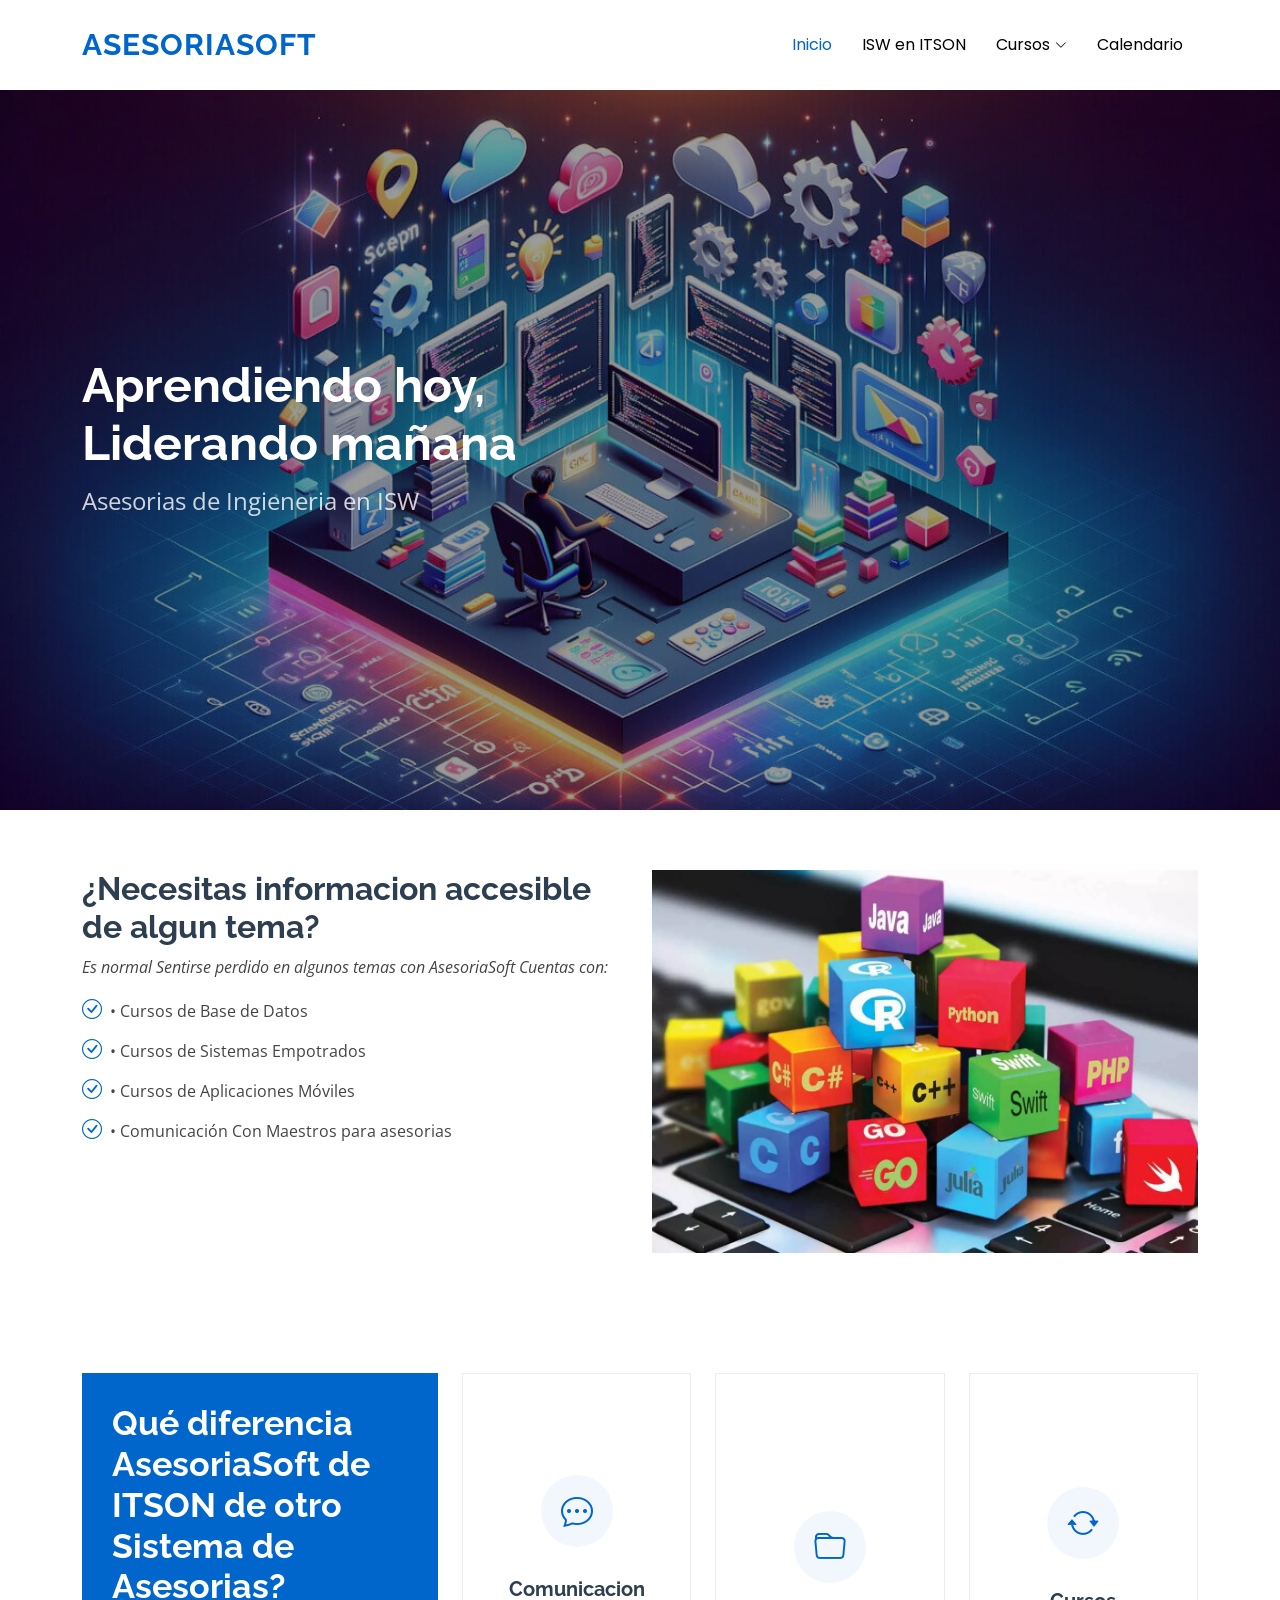
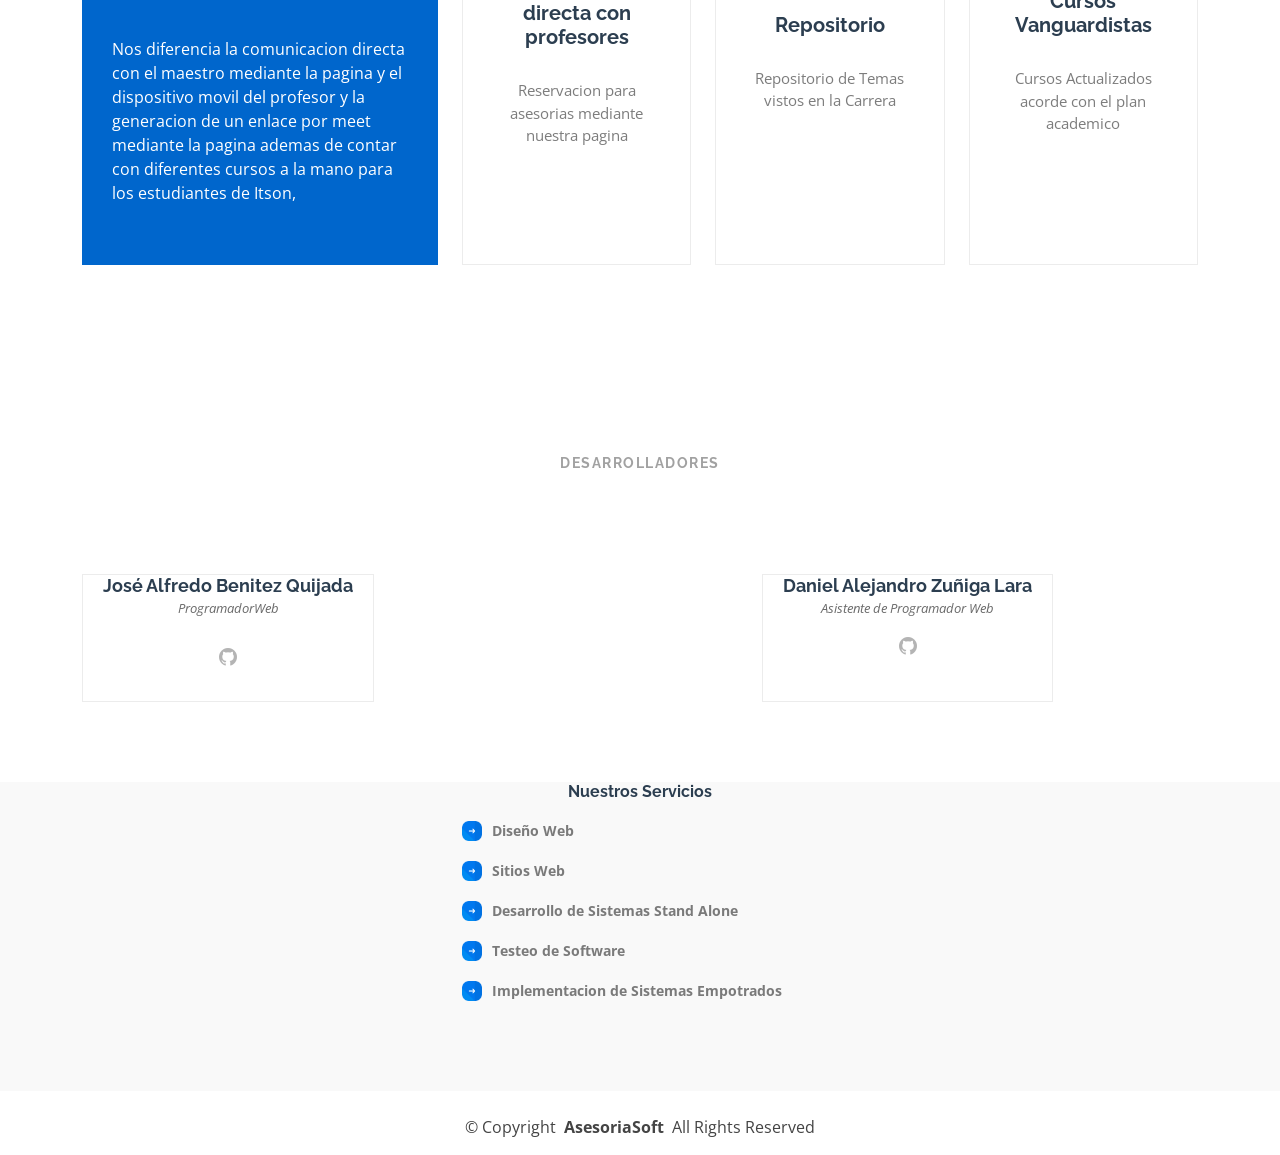
<file: public_html/index.html>
<!DOCTYPE html>
<html lang="en">

<head>
  <meta charset="utf-8">
  <meta content="width=device-width, initial-scale=1.0" name="viewport">
  <title>Index - Mentor Bootstrap Template</title>
  <meta name="description" content="">
  <meta name="keywords" content="">

  <!-- Favicons -->
  <link href="assets/img/favicon.png" rel="icon">
  <link href="assets/img/apple-touch-icon.png" rel="apple-touch-icon">

  <!-- Fonts -->
  <link href="https://fonts.googleapis.com" rel="preconnect">
  <link href="https://fonts.gstatic.com" rel="preconnect" crossorigin>
  <link href="https://fonts.googleapis.com/css2?family=Open+Sans:ital,wght@0,300;0,400;0,500;0,600;0,700;0,800;1,300;1,400;1,500;1,600;1,700;1,800&family=Poppins:ital,wght@0,100;0,200;0,300;0,400;0,500;0,600;0,700;0,800;0,900;1,100;1,200;1,300;1,400;1,500;1,600;1,700;1,800;1,900&family=Raleway:ital,wght@0,100;0,200;0,300;0,400;0,500;0,600;0,700;0,800;0,900;1,100;1,200;1,300;1,400;1,500;1,600;1,700;1,800;1,900&display=swap" rel="stylesheet">

  <!-- Vendor CSS Files -->
  <link href="assets/vendor/bootstrap/css/bootstrap.min.css" rel="stylesheet">
  <link href="assets/vendor/bootstrap-icons/bootstrap-icons.css" rel="stylesheet">
  <link href="assets/vendor/aos/aos.css" rel="stylesheet">
  <link href="assets/vendor/glightbox/css/glightbox.min.css" rel="stylesheet">
  <link href="assets/vendor/swiper/swiper-bundle.min.css" rel="stylesheet">

  <!-- Main CSS File -->
  <link href="assets/css/main.css" rel="stylesheet">

  <!-- =======================================================
  * Template Name: Mentor
  * Template URL: https://bootstrapmade.com/mentor-free-education-bootstrap-theme/
  * Updated: Jul 07 2025 with Bootstrap v5.3.7
  * Author: BootstrapMade.com
  * License: https://bootstrapmade.com/license/
  ======================================================== -->
</head>

<body class="index-page">

  <header id="header" class="header d-flex align-items-center sticky-top">
    <div class="container-fluid container-xl position-relative d-flex align-items-center">

      <a href="index.html" class="logo d-flex align-items-center me-auto">
        <!-- Uncomment the line below if you also wish to use an image logo -->
        <!-- <img src="assets/img/logo.webp" alt=""> -->
        <h1 class="sitename">Asesoriasoft</h1>
      </a>

      <nav id="navmenu" class="navmenu">
  <ul>
    <li><a href="index.html" class="active">Inicio<br></a></li>
    <li><a href="about.html">ISW en ITSON</a></li>
     <ul>
    <!-- Courses con DROPDOWN -->
    <li class="dropdown"><a href="courses.html"><span>Cursos</span> <i class="bi bi-chevron-down toggle-dropdown"></i></a>
      <ul>
        <li><a href="#">Cursos de Base de Datos</a></li>
        <li><a href="#">Cursos de Java</a></li>
        <li><a href="#">Cursos de Aplicaciones Moviles</a></li>
        <li><a href="#">Cursos de Sistemas empotrados</a></li>
      </ul>
    </li>
    <li><a href="Events.html">Calendario</a></li>
  <i class="mobile-nav-toggle d-xl-none bi bi-list"></i>
</nav>

    </div>
  </header>

  <main class="main">

    <!-- Hero Section -->
    <section id="hero" class="hero section dark-background">

      <img src="assets/img/tipos-de-software.jpg" alt="" data-aos="fade-in">

      <div class="container">
        <h2 data-aos="fade-up" data-aos-delay="150">Aprendiendo hoy,<br>Liderando mañana</h2>
        <p data-aos="fade-up" data-aos-delay="250">Asesorias de Ingieneria en ISW</p>
        <div class="d-flex mt-4" data-aos="fade-up" data-aos-delay="500">
         
        </div>
      </div>

    </section><!-- /Hero Section -->

    <!-- About Section -->
    <section id="about" class="about section">

      <div class="container">

        <div class="row gy-4">

          <div class="col-lg-6 order-1 order-lg-2" data-aos="fade-up" data-aos-delay="100">
            <img src="assets/img/lenguajes.webp" class="img-fluid" alt="">
          </div>

          <div class="col-lg-6 order-2 order-lg-1 content" data-aos="fade-up" data-aos-delay="200">
            <h3>¿Necesitas informacion accesible de algun tema?</h3>
            <p class="fst-italic">
          Es normal Sentirse perdido en algunos temas con AsesoriaSoft Cuentas con:
            </p>
            <ul>
              <li><i class="bi bi-check-circle"></i> <span>•	Cursos de Base de Datos</span></li>
              <li><i class="bi bi-check-circle"></i> <span>•	Cursos de Sistemas Empotrados</span></li>
              <li><i class="bi bi-check-circle"></i> <span>•	Cursos de Aplicaciones Móviles</span></li>
               <li><i class="bi bi-check-circle"></i> <span>•	Comunicación Con Maestros para asesorias</span></li>
              
            </ul>
            
          </div>

        </div>

      </div>

    

    </section><!-- /Counts Section -->

    <!-- Why Us Section -->
    <section id="why-us" class="section why-us">

      <div class="container">

        <div class="row gy-4">

          <div class="col-lg-4" data-aos="fade-up" data-aos-delay="100">
            <div class="why-box">
              <h3>Qué diferencia AsesoriaSoft de ITSON de otro Sistema de Asesorias?</h3>
              <p>
                Nos diferencia la comunicacion directa con el maestro mediante la pagina y el dispositivo movil del profesor
                y la generacion de un enlace por meet mediante la pagina
                ademas de contar con diferentes cursos a la mano para los estudiantes de Itson,
              </p>
              <div class="text-center">
                
              </div>
            </div>
          </div><!-- End Why Box -->

          <div class="col-lg-8 d-flex align-items-stretch">
            <div class="row gy-4" data-aos="fade-up" data-aos-delay="200">

              <div class="col-xl-4">
                <div class="icon-box d-flex flex-column justify-content-center align-items-center">
                  <i class="bi bi-chat-dots"></i>
                  <h4>Comunicacion directa con profesores</h4>
                  <p>Reservacion para asesorias mediante nuestra pagina</p>
                </div>
              </div><!-- End Icon Box -->

              <div class="col-xl-4" data-aos="fade-up" data-aos-delay="300">
                <div class="icon-box d-flex flex-column justify-content-center align-items-center">
                  <i class="bi bi-folder"></i>
                  <h4>Repositorio</h4>
                  <p>Repositorio de Temas vistos en la Carrera</p>
                </div>
              </div><!-- End Icon Box -->

              <div class="col-xl-4" data-aos="fade-up" data-aos-delay="400">
                <div class="icon-box d-flex flex-column justify-content-center align-items-center">
                  <i class="bi bi-arrow-repeat"></i>
                  <h4>Cursos Vanguardistas</h4>
                  <p>Cursos Actualizados acorde con el plan academico</p>
                </div>
              </div><!-- End Icon Box -->

            </div>
          </div>

        </div>

      </div>

    </section><!-- /Why Us Section -->

<section id="trainers-index" class="section trainers-index mt-5">

      <div class="container">
<div class="section-title text-center">
      <h2>Desarrolladores</h2>
    </div>
        <div class="row g-4">

          <div class="col-lg-4 col-md-6 d-flex" data-aos="fade-up" data-aos-delay="100">
            <div class="member">
              <div class="member-content">
                <h4>José Alfredo Benitez Quijada</h4>
                <span>ProgramadorWeb</span>
                <p>
                  
                </p>
                <div class="social">
                    <a href="https://github.com/majufeleer" target="_blank">
    <i class="bi bi-github"></i>
                 </a>
                </div>
              </div>
            </div>
          </div><!-- End Team Member -->

          <div class="col-lg-4 col-md-6 d-flex" data-aos="fade-up" data-aos-delay="200">
            <div class="member">
     
              <div class="member-content">
                <h4>Daniel Alejandro Zuñiga Lara</h4>
                <span>Asistente de Programador Web </span>
                <a href="https://github.com/majufeleer" target="_blank">
                <div class="social">
                  <i class="bi bi-github"></i>
                 </a
                </div>
              </div>
            </div>
          </div><!-- End Team Member -->

          
        </div>

      </div>

    </section><!-- /Trainers Index Section -->

  </main>

  <footer id="footer" class="footer position-relative light-background">

  <div class="container">
    <div class="row justify-content-center">

      <div class="col-lg-4 col-md-6 footer-links text-center">
        <h4>Nuestros Servicios</h4>
        <ul>
          <li><img src="assets/img/viñeta.png" width="20"><a href="#">Diseño Web</a></li>
          <li><img src="assets/img/viñeta.png" width="20"><a href="#">Sitios Web</a></li>
          <li><img src="assets/img/viñeta.png" width="20"><a href="#">Desarrollo de Sistemas Stand Alone</a></li>
          <li><img src="assets/img/viñeta.png" width="20"><a href="#">Testeo de Software</a></li>
          <li><img src="assets/img/viñeta.png" width="20"><a href="#">Implementacion de Sistemas Empotrados</a></li>
        </ul>
      </div>

    </div>
  </div>

</footer>

       

    <div class="container copyright text-center mt-4">
      <p>© <span>Copyright</span> <strong class="px-1 sitename">AsesoriaSoft</strong> <span>All Rights Reserved</span></p>
      <div class="credits">
        <!-- All the links in the footer should remain intact. -->
        <!-- You can delete the links only if you've purchased the pro version. -->
        <!-- Licensing information: https://bootstrapmade.com/license/ -->
        <!-- Purchase the pro version with working PHP/AJAX contact form: [buy-url] -->
        
      </div>
    </div>

  </footer>

  <!-- Scroll Top -->
  <a href="#" id="scroll-top" class="scroll-top d-flex align-items-center justify-content-center"><i class="bi bi-arrow-up-short"></i></a>

  <!-- Preloader -->
  <div id="preloader"></div>

  <!-- Vendor JS Files -->
  <script src="assets/vendor/bootstrap/js/bootstrap.bundle.min.js"></script>
  <script src="assets/vendor/php-email-form/validate.js"></script>
  <script src="assets/vendor/aos/aos.js"></script>
  <script src="assets/vendor/glightbox/js/glightbox.min.js"></script>
  <script src="assets/vendor/purecounter/purecounter_vanilla.js"></script>
  <script src="assets/vendor/swiper/swiper-bundle.min.js"></script>

  <!-- Main JS File -->
  <script src="assets/js/main.js"></script>

</body>

</html>
</file>
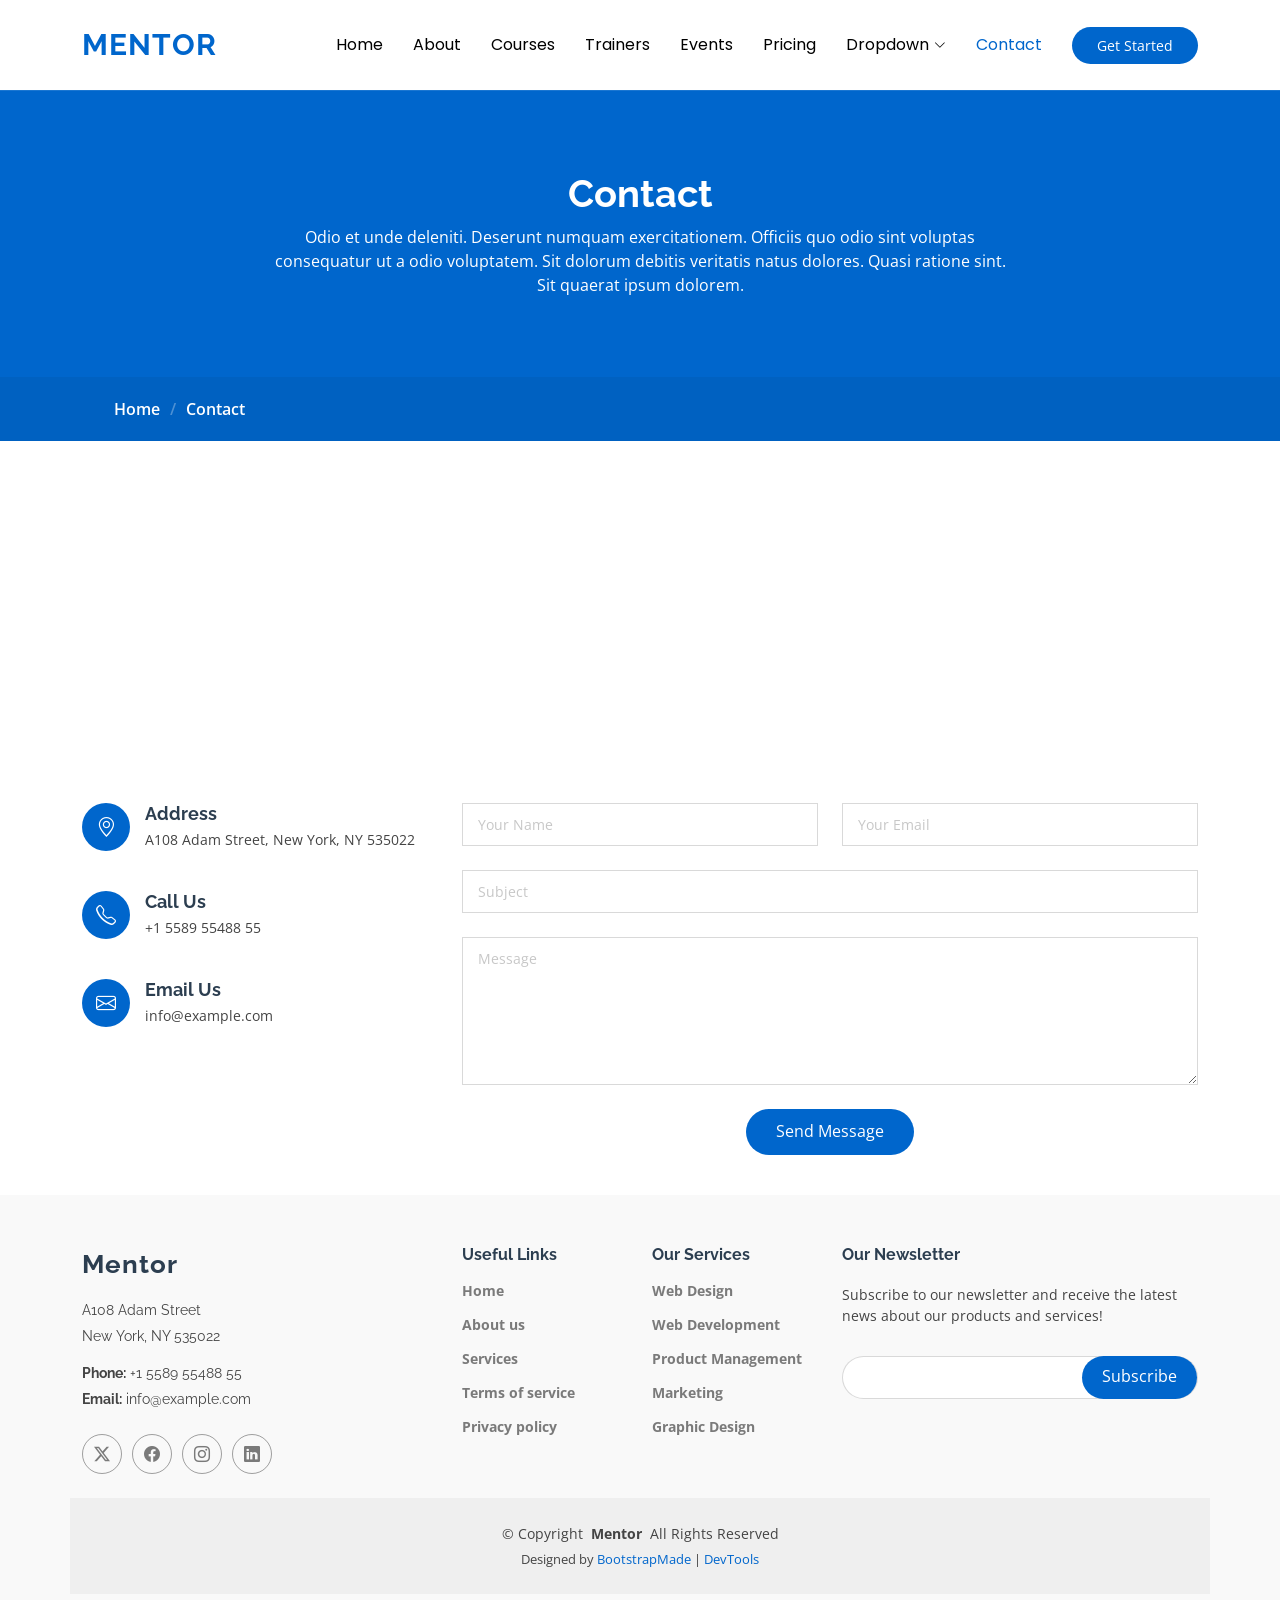
<file: contact.html>
<!DOCTYPE html>
<html lang="en">

<head>
  <meta charset="utf-8">
  <meta content="width=device-width, initial-scale=1.0" name="viewport">
  <title>Contact - Mentor Bootstrap Template</title>
  <meta name="description" content="">
  <meta name="keywords" content="">

  <!-- Favicons -->
  <link href="assets/img/favicon.png" rel="icon">
  <link href="assets/img/apple-touch-icon.png" rel="apple-touch-icon">

  <!-- Fonts -->
  <link href="https://fonts.googleapis.com" rel="preconnect">
  <link href="https://fonts.gstatic.com" rel="preconnect" crossorigin>
  <link href="https://fonts.googleapis.com/css2?family=Open+Sans:ital,wght@0,300;0,400;0,500;0,600;0,700;0,800;1,300;1,400;1,500;1,600;1,700;1,800&family=Poppins:ital,wght@0,100;0,200;0,300;0,400;0,500;0,600;0,700;0,800;0,900;1,100;1,200;1,300;1,400;1,500;1,600;1,700;1,800;1,900&family=Raleway:ital,wght@0,100;0,200;0,300;0,400;0,500;0,600;0,700;0,800;0,900;1,100;1,200;1,300;1,400;1,500;1,600;1,700;1,800;1,900&display=swap" rel="stylesheet">

  <!-- Vendor CSS Files -->
  <link href="assets/vendor/bootstrap/css/bootstrap.min.css" rel="stylesheet">
  <link href="assets/vendor/bootstrap-icons/bootstrap-icons.css" rel="stylesheet">
  <link href="assets/vendor/aos/aos.css" rel="stylesheet">
  <link href="assets/vendor/glightbox/css/glightbox.min.css" rel="stylesheet">
  <link href="assets/vendor/swiper/swiper-bundle.min.css" rel="stylesheet">

  <!-- Main CSS File -->
  <link href="assets/css/main.css" rel="stylesheet">

  <!-- =======================================================
  * Template Name: Mentor
  * Template URL: https://bootstrapmade.com/mentor-free-education-bootstrap-theme/
  * Updated: Jul 07 2025 with Bootstrap v5.3.7
  * Author: BootstrapMade.com
  * License: https://bootstrapmade.com/license/
  ======================================================== -->
</head>

<body class="contact-page">

  <header id="header" class="header d-flex align-items-center sticky-top">
    <div class="container-fluid container-xl position-relative d-flex align-items-center">

      <a href="index.html" class="logo d-flex align-items-center me-auto">
        <!-- Uncomment the line below if you also wish to use an image logo -->
        <!-- <img src="assets/img/logo.webp" alt=""> -->
        <h1 class="sitename">Mentor</h1>
      </a>

      <nav id="navmenu" class="navmenu">
        <ul>
          <li><a href="index.html">Home<br></a></li>
          <li><a href="about.html">About</a></li>
          <li><a href="courses.html">Courses</a></li>
          <li><a href="trainers.html">Trainers</a></li>
          <li><a href="events.html">Events</a></li>
          <li><a href="pricing.html">Pricing</a></li>
          <li class="dropdown"><a href="#"><span>Dropdown</span> <i class="bi bi-chevron-down toggle-dropdown"></i></a>
            <ul>
              <li><a href="#">Dropdown 1</a></li>
              <li class="dropdown"><a href="#"><span>Deep Dropdown</span> <i class="bi bi-chevron-down toggle-dropdown"></i></a>
                <ul>
                  <li><a href="#">Deep Dropdown 1</a></li>
                  <li><a href="#">Deep Dropdown 2</a></li>
                  <li><a href="#">Deep Dropdown 3</a></li>
                  <li><a href="#">Deep Dropdown 4</a></li>
                  <li><a href="#">Deep Dropdown 5</a></li>
                </ul>
              </li>
              <li><a href="#">Dropdown 2</a></li>
              <li><a href="#">Dropdown 3</a></li>
              <li><a href="#">Dropdown 4</a></li>
            </ul>
          </li>
          <li><a href="contact.html" class="active">Contact</a></li>
        </ul>
        <i class="mobile-nav-toggle d-xl-none bi bi-list"></i>
      </nav>

      <a class="btn-getstarted" href="courses.html">Get Started</a>

    </div>
  </header>

  <main class="main">

    <!-- Page Title -->
    <div class="page-title" data-aos="fade">
      <div class="heading">
        <div class="container">
          <div class="row d-flex justify-content-center text-center">
            <div class="col-lg-8">
              <h1>Contact</h1>
              <p class="mb-0">Odio et unde deleniti. Deserunt numquam exercitationem. Officiis quo odio sint voluptas consequatur ut a odio voluptatem. Sit dolorum debitis veritatis natus dolores. Quasi ratione sint. Sit quaerat ipsum dolorem.</p>
            </div>
          </div>
        </div>
      </div>
      <nav class="breadcrumbs">
        <div class="container">
          <ol>
            <li><a href="index.html">Home</a></li>
            <li class="current">Contact</li>
          </ol>
        </div>
      </nav>
    </div><!-- End Page Title -->

    <!-- Contact Section -->
    <section id="contact" class="contact section">

      <div class="mb-5" data-aos="fade-up" data-aos-delay="200">
        <iframe style="border:0; width: 100%; height: 300px;" src="https://www.google.com/maps/embed?pb=!1m14!1m8!1m3!1d48389.78314118045!2d-74.006138!3d40.710059!3m2!1i1024!2i768!4f13.1!3m3!1m2!1s0x89c25a22a3bda30d%3A0xb89d1fe6bc499443!2sDowntown%20Conference%20Center!5e0!3m2!1sen!2sus!4v1676961268712!5m2!1sen!2sus" frameborder="0" allowfullscreen="" loading="lazy" referrerpolicy="no-referrer-when-downgrade"></iframe>
      </div><!-- End Google Maps -->

      <div class="container" data-aos="fade-up" data-aos-delay="100">

        <div class="row gy-4">

          <div class="col-lg-4">
            <div class="info-item d-flex" data-aos="fade-up" data-aos-delay="300">
              <i class="bi bi-geo-alt flex-shrink-0"></i>
              <div>
                <h3>Address</h3>
                <p>A108 Adam Street, New York, NY 535022</p>
              </div>
            </div><!-- End Info Item -->

            <div class="info-item d-flex" data-aos="fade-up" data-aos-delay="400">
              <i class="bi bi-telephone flex-shrink-0"></i>
              <div>
                <h3>Call Us</h3>
                <p>+1 5589 55488 55</p>
              </div>
            </div><!-- End Info Item -->

            <div class="info-item d-flex" data-aos="fade-up" data-aos-delay="500">
              <i class="bi bi-envelope flex-shrink-0"></i>
              <div>
                <h3>Email Us</h3>
                <p>info@example.com</p>
              </div>
            </div><!-- End Info Item -->

          </div>

          <div class="col-lg-8">
            <form action="forms/contact.php" method="post" class="php-email-form" data-aos="fade-up" data-aos-delay="200">
              <div class="row gy-4">

                <div class="col-md-6">
                  <input type="text" name="name" class="form-control" placeholder="Your Name" required="">
                </div>

                <div class="col-md-6 ">
                  <input type="email" class="form-control" name="email" placeholder="Your Email" required="">
                </div>

                <div class="col-md-12">
                  <input type="text" class="form-control" name="subject" placeholder="Subject" required="">
                </div>

                <div class="col-md-12">
                  <textarea class="form-control" name="message" rows="6" placeholder="Message" required=""></textarea>
                </div>

                <div class="col-md-12 text-center">
                  <div class="loading">Loading</div>
                  <div class="error-message"></div>
                  <div class="sent-message">Your message has been sent. Thank you!</div>

                  <button type="submit">Send Message</button>
                </div>

              </div>
            </form>
          </div><!-- End Contact Form -->

        </div>

      </div>

    </section><!-- /Contact Section -->

  </main>

  <footer id="footer" class="footer position-relative light-background">

    <div class="container footer-top">
      <div class="row gy-4">
        <div class="col-lg-4 col-md-6 footer-about">
          <a href="index.html" class="logo d-flex align-items-center">
            <span class="sitename">Mentor</span>
          </a>
          <div class="footer-contact pt-3">
            <p>A108 Adam Street</p>
            <p>New York, NY 535022</p>
            <p class="mt-3"><strong>Phone:</strong> <span>+1 5589 55488 55</span></p>
            <p><strong>Email:</strong> <span>info@example.com</span></p>
          </div>
          <div class="social-links d-flex mt-4">
            <a href=""><i class="bi bi-twitter-x"></i></a>
            <a href=""><i class="bi bi-facebook"></i></a>
            <a href=""><i class="bi bi-instagram"></i></a>
            <a href=""><i class="bi bi-linkedin"></i></a>
          </div>
        </div>

        <div class="col-lg-2 col-md-3 footer-links">
          <h4>Useful Links</h4>
          <ul>
            <li><a href="#">Home</a></li>
            <li><a href="#">About us</a></li>
            <li><a href="#">Services</a></li>
            <li><a href="#">Terms of service</a></li>
            <li><a href="#">Privacy policy</a></li>
          </ul>
        </div>

        <div class="col-lg-2 col-md-3 footer-links">
          <h4>Our Services</h4>
          <ul>
            <li><a href="#">Web Design</a></li>
            <li><a href="#">Web Development</a></li>
            <li><a href="#">Product Management</a></li>
            <li><a href="#">Marketing</a></li>
            <li><a href="#">Graphic Design</a></li>
          </ul>
        </div>

        <div class="col-lg-4 col-md-12 footer-newsletter">
          <h4>Our Newsletter</h4>
          <p>Subscribe to our newsletter and receive the latest news about our products and services!</p>
          <form action="forms/newsletter.php" method="post" class="php-email-form">
            <div class="newsletter-form"><input type="email" name="email"><input type="submit" value="Subscribe"></div>
            <div class="loading">Loading</div>
            <div class="error-message"></div>
            <div class="sent-message">Your subscription request has been sent. Thank you!</div>
          </form>
        </div>

      </div>
    </div>

    <div class="container copyright text-center mt-4">
      <p>© <span>Copyright</span> <strong class="px-1 sitename">Mentor</strong> <span>All Rights Reserved</span></p>
      <div class="credits">
        <!-- All the links in the footer should remain intact. -->
        <!-- You can delete the links only if you've purchased the pro version. -->
        <!-- Licensing information: https://bootstrapmade.com/license/ -->
        <!-- Purchase the pro version with working PHP/AJAX contact form: [buy-url] -->
        Designed by <a href="https://bootstrapmade.com/">BootstrapMade</a> | <a href="https://bootstrapmade.com/tools/">DevTools</a>
      </div>
    </div>

  </footer>

  <!-- Scroll Top -->
  <a href="#" id="scroll-top" class="scroll-top d-flex align-items-center justify-content-center"><i class="bi bi-arrow-up-short"></i></a>

  <!-- Preloader -->
  <div id="preloader"></div>

  <!-- Vendor JS Files -->
  <script src="assets/vendor/bootstrap/js/bootstrap.bundle.min.js"></script>
  <script src="assets/vendor/php-email-form/validate.js"></script>
  <script src="assets/vendor/aos/aos.js"></script>
  <script src="assets/vendor/glightbox/js/glightbox.min.js"></script>
  <script src="assets/vendor/purecounter/purecounter_vanilla.js"></script>
  <script src="assets/vendor/swiper/swiper-bundle.min.js"></script>

  <!-- Main JS File -->
  <script src="assets/js/main.js"></script>

</body>

</html>
</file>
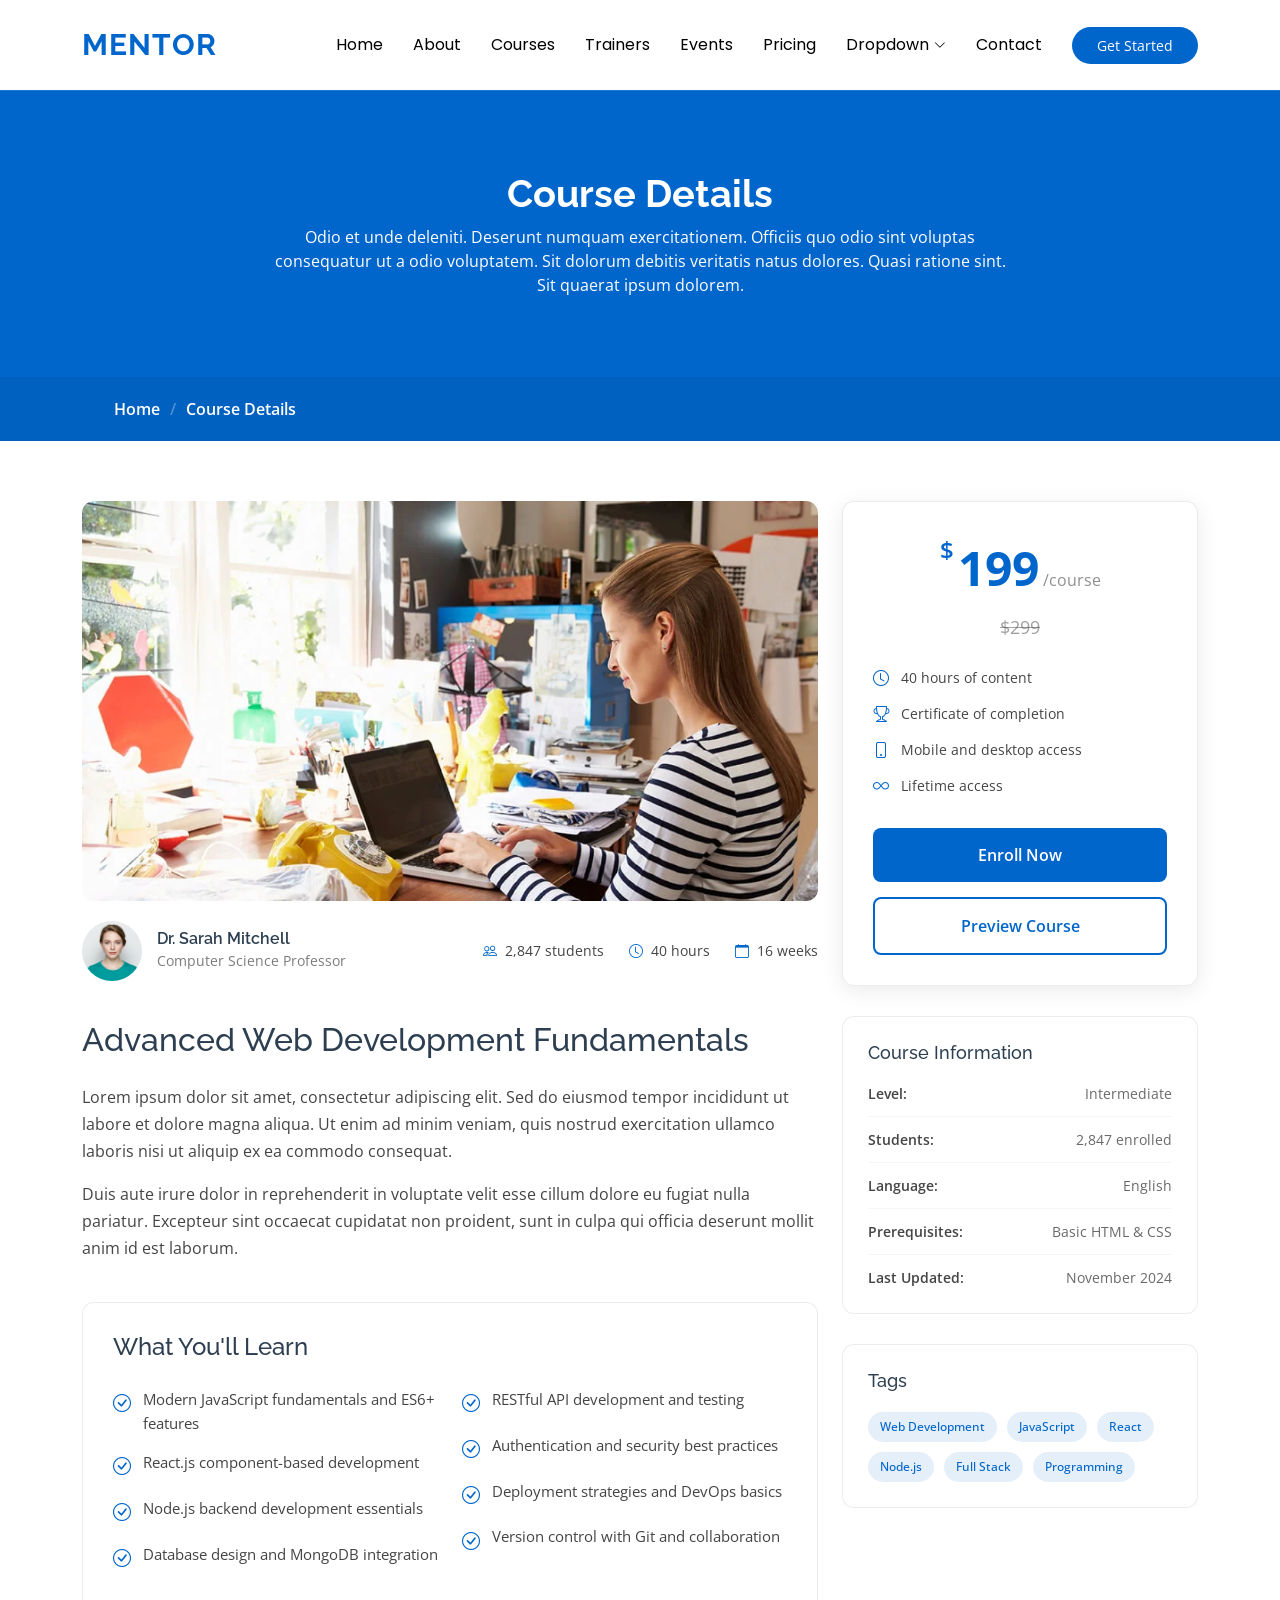
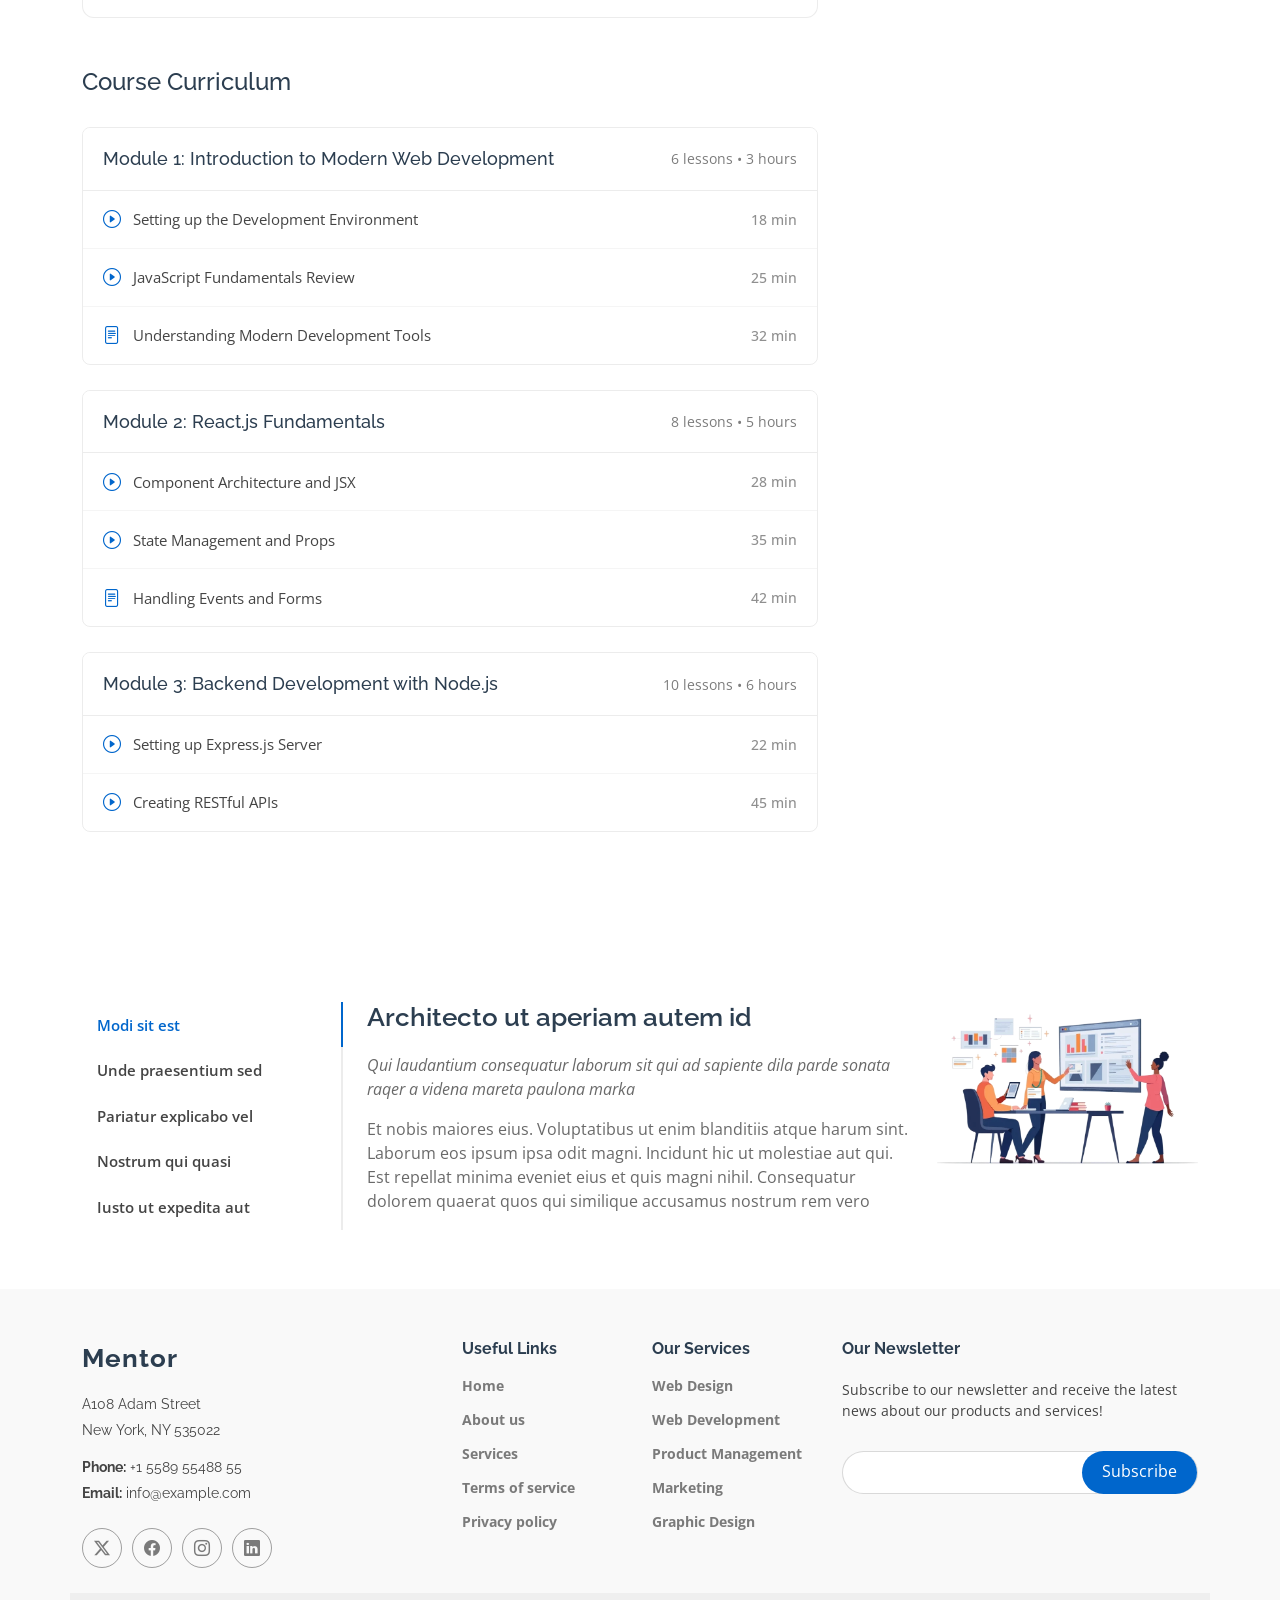
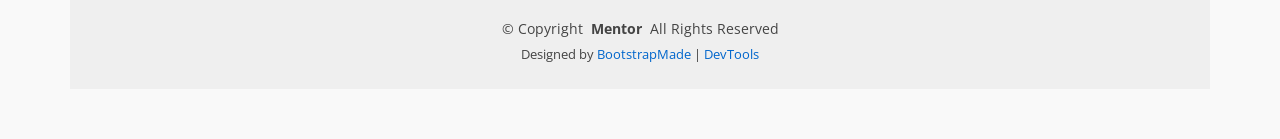
<file: course-details.html>
<!DOCTYPE html>
<html lang="en">

<head>
  <meta charset="utf-8">
  <meta content="width=device-width, initial-scale=1.0" name="viewport">
  <title>Course Details - Mentor Bootstrap Template</title>
  <meta name="description" content="">
  <meta name="keywords" content="">

  <!-- Favicons -->
  <link href="assets/img/favicon.png" rel="icon">
  <link href="assets/img/apple-touch-icon.png" rel="apple-touch-icon">

  <!-- Fonts -->
  <link href="https://fonts.googleapis.com" rel="preconnect">
  <link href="https://fonts.gstatic.com" rel="preconnect" crossorigin>
  <link href="https://fonts.googleapis.com/css2?family=Open+Sans:ital,wght@0,300;0,400;0,500;0,600;0,700;0,800;1,300;1,400;1,500;1,600;1,700;1,800&family=Poppins:ital,wght@0,100;0,200;0,300;0,400;0,500;0,600;0,700;0,800;0,900;1,100;1,200;1,300;1,400;1,500;1,600;1,700;1,800;1,900&family=Raleway:ital,wght@0,100;0,200;0,300;0,400;0,500;0,600;0,700;0,800;0,900;1,100;1,200;1,300;1,400;1,500;1,600;1,700;1,800;1,900&display=swap" rel="stylesheet">

  <!-- Vendor CSS Files -->
  <link href="assets/vendor/bootstrap/css/bootstrap.min.css" rel="stylesheet">
  <link href="assets/vendor/bootstrap-icons/bootstrap-icons.css" rel="stylesheet">
  <link href="assets/vendor/aos/aos.css" rel="stylesheet">
  <link href="assets/vendor/glightbox/css/glightbox.min.css" rel="stylesheet">
  <link href="assets/vendor/swiper/swiper-bundle.min.css" rel="stylesheet">

  <!-- Main CSS File -->
  <link href="assets/css/main.css" rel="stylesheet">

  <!-- =======================================================
  * Template Name: Mentor
  * Template URL: https://bootstrapmade.com/mentor-free-education-bootstrap-theme/
  * Updated: Jul 07 2025 with Bootstrap v5.3.7
  * Author: BootstrapMade.com
  * License: https://bootstrapmade.com/license/
  ======================================================== -->
</head>

<body class="course-details-page">

  <header id="header" class="header d-flex align-items-center sticky-top">
    <div class="container-fluid container-xl position-relative d-flex align-items-center">

      <a href="index.html" class="logo d-flex align-items-center me-auto">
        <!-- Uncomment the line below if you also wish to use an image logo -->
        <!-- <img src="assets/img/logo.webp" alt=""> -->
        <h1 class="sitename">Mentor</h1>
      </a>

      <nav id="navmenu" class="navmenu">
        <ul>
          <li><a href="index.html">Home<br></a></li>
          <li><a href="about.html">About</a></li>
          <li><a href="courses.html">Courses</a></li>
          <li><a href="trainers.html">Trainers</a></li>
          <li><a href="events.html">Events</a></li>
          <li><a href="pricing.html">Pricing</a></li>
          <li class="dropdown"><a href="#"><span>Dropdown</span> <i class="bi bi-chevron-down toggle-dropdown"></i></a>
            <ul>
              <li><a href="#">Dropdown 1</a></li>
              <li class="dropdown"><a href="#"><span>Deep Dropdown</span> <i class="bi bi-chevron-down toggle-dropdown"></i></a>
                <ul>
                  <li><a href="#">Deep Dropdown 1</a></li>
                  <li><a href="#">Deep Dropdown 2</a></li>
                  <li><a href="#">Deep Dropdown 3</a></li>
                  <li><a href="#">Deep Dropdown 4</a></li>
                  <li><a href="#">Deep Dropdown 5</a></li>
                </ul>
              </li>
              <li><a href="#">Dropdown 2</a></li>
              <li><a href="#">Dropdown 3</a></li>
              <li><a href="#">Dropdown 4</a></li>
            </ul>
          </li>
          <li><a href="contact.html">Contact</a></li>
        </ul>
        <i class="mobile-nav-toggle d-xl-none bi bi-list"></i>
      </nav>

      <a class="btn-getstarted" href="courses.html">Get Started</a>

    </div>
  </header>

  <main class="main">

    <!-- Page Title -->
    <div class="page-title" data-aos="fade">
      <div class="heading">
        <div class="container">
          <div class="row d-flex justify-content-center text-center">
            <div class="col-lg-8">
              <h1>Course Details</h1>
              <p class="mb-0">Odio et unde deleniti. Deserunt numquam exercitationem. Officiis quo odio sint voluptas consequatur ut a odio voluptatem. Sit dolorum debitis veritatis natus dolores. Quasi ratione sint. Sit quaerat ipsum dolorem.</p>
            </div>
          </div>
        </div>
      </div>
      <nav class="breadcrumbs">
        <div class="container">
          <ol>
            <li><a href="index.html">Home</a></li>
            <li class="current">Course Details</li>
          </ol>
        </div>
      </nav>
    </div><!-- End Page Title -->

    <!-- Course Details Section -->
    <section id="course-details" class="course-details section">

      <div class="container" data-aos="fade-up" data-aos-delay="100">

        <div class="row">
          <div class="col-lg-8">

            <!-- Course Header -->
            <div class="course-header" data-aos="fade-up" data-aos-delay="200">
              <div class="course-image">
                <img src="assets/img/course/course-details-1.webp" alt="Course Image" class="img-fluid">
              </div>
              <div class="course-meta">
                <div class="instructor">
                  <img src="assets/img/person/person-f-3.webp" alt="Instructor" class="instructor-avatar">
                  <div class="instructor-info">
                    <h6>Dr. Sarah Mitchell</h6>
                    <span>Computer Science Professor</span>
                  </div>
                </div>
                <div class="course-stats">
                  <div class="stat-item">
                    <i class="bi bi-people"></i>
                    <span>2,847 students</span>
                  </div>
                  <div class="stat-item">
                    <i class="bi bi-clock"></i>
                    <span>40 hours</span>
                  </div>
                  <div class="stat-item">
                    <i class="bi bi-calendar"></i>
                    <span>16 weeks</span>
                  </div>
                </div>
              </div>
            </div><!-- End Course Header -->

            <!-- Course Content -->
            <div class="course-content" data-aos="fade-up" data-aos-delay="300">
              <h2>Advanced Web Development Fundamentals</h2>

              <div class="course-description">
                <p>Lorem ipsum dolor sit amet, consectetur adipiscing elit. Sed do eiusmod tempor incididunt ut labore et dolore magna aliqua. Ut enim ad minim veniam, quis nostrud exercitation ullamco laboris nisi ut aliquip ex ea commodo consequat.</p>

                <p>Duis aute irure dolor in reprehenderit in voluptate velit esse cillum dolore eu fugiat nulla pariatur. Excepteur sint occaecat cupidatat non proident, sunt in culpa qui officia deserunt mollit anim id est laborum.</p>
              </div>

              <div class="what-you-learn">
                <h3>What You'll Learn</h3>
                <div class="row">
                  <div class="col-md-6">
                    <ul class="learn-list">
                      <li><i class="bi bi-check-circle"></i>Modern JavaScript fundamentals and ES6+ features</li>
                      <li><i class="bi bi-check-circle"></i>React.js component-based development</li>
                      <li><i class="bi bi-check-circle"></i>Node.js backend development essentials</li>
                      <li><i class="bi bi-check-circle"></i>Database design and MongoDB integration</li>
                    </ul>
                  </div>
                  <div class="col-md-6">
                    <ul class="learn-list">
                      <li><i class="bi bi-check-circle"></i>RESTful API development and testing</li>
                      <li><i class="bi bi-check-circle"></i>Authentication and security best practices</li>
                      <li><i class="bi bi-check-circle"></i>Deployment strategies and DevOps basics</li>
                      <li><i class="bi bi-check-circle"></i>Version control with Git and collaboration</li>
                    </ul>
                  </div>
                </div>
              </div>

            </div><!-- End Course Content -->

            <!-- Course Curriculum -->
            <div class="course-curriculum" data-aos="fade-up" data-aos-delay="400">
              <h3>Course Curriculum</h3>

              <div class="curriculum-section">
                <div class="section-header">
                  <h4>Module 1: Introduction to Modern Web Development</h4>
                  <span class="lessons-count">6 lessons • 3 hours</span>
                </div>
                <div class="lessons">
                  <div class="lesson-item">
                    <div class="lesson-info">
                      <i class="bi bi-play-circle"></i>
                      <span>Setting up the Development Environment</span>
                    </div>
                    <span class="lesson-duration">18 min</span>
                  </div>
                  <div class="lesson-item">
                    <div class="lesson-info">
                      <i class="bi bi-play-circle"></i>
                      <span>JavaScript Fundamentals Review</span>
                    </div>
                    <span class="lesson-duration">25 min</span>
                  </div>
                  <div class="lesson-item">
                    <div class="lesson-info">
                      <i class="bi bi-file-text"></i>
                      <span>Understanding Modern Development Tools</span>
                    </div>
                    <span class="lesson-duration">32 min</span>
                  </div>
                </div>
              </div>

              <div class="curriculum-section">
                <div class="section-header">
                  <h4>Module 2: React.js Fundamentals</h4>
                  <span class="lessons-count">8 lessons • 5 hours</span>
                </div>
                <div class="lessons">
                  <div class="lesson-item">
                    <div class="lesson-info">
                      <i class="bi bi-play-circle"></i>
                      <span>Component Architecture and JSX</span>
                    </div>
                    <span class="lesson-duration">28 min</span>
                  </div>
                  <div class="lesson-item">
                    <div class="lesson-info">
                      <i class="bi bi-play-circle"></i>
                      <span>State Management and Props</span>
                    </div>
                    <span class="lesson-duration">35 min</span>
                  </div>
                  <div class="lesson-item">
                    <div class="lesson-info">
                      <i class="bi bi-file-text"></i>
                      <span>Handling Events and Forms</span>
                    </div>
                    <span class="lesson-duration">42 min</span>
                  </div>
                </div>
              </div>

              <div class="curriculum-section">
                <div class="section-header">
                  <h4>Module 3: Backend Development with Node.js</h4>
                  <span class="lessons-count">10 lessons • 6 hours</span>
                </div>
                <div class="lessons">
                  <div class="lesson-item">
                    <div class="lesson-info">
                      <i class="bi bi-play-circle"></i>
                      <span>Setting up Express.js Server</span>
                    </div>
                    <span class="lesson-duration">22 min</span>
                  </div>
                  <div class="lesson-item">
                    <div class="lesson-info">
                      <i class="bi bi-play-circle"></i>
                      <span>Creating RESTful APIs</span>
                    </div>
                    <span class="lesson-duration">45 min</span>
                  </div>
                </div>
              </div>

            </div><!-- End Course Curriculum -->

          </div>

          <div class="col-lg-4">

            <!-- Course Sidebar -->
            <div class="course-sidebar" data-aos="fade-up" data-aos-delay="200">

              <!-- Pricing Card -->
              <div class="pricing-card">
                <div class="price">
                  <span class="currency">$</span>
                  <span class="amount">199</span>
                  <span class="period">/course</span>
                </div>
                <div class="original-price">$299</div>

                <div class="course-features">
                  <div class="feature">
                    <i class="bi bi-clock"></i>
                    <span>40 hours of content</span>
                  </div>
                  <div class="feature">
                    <i class="bi bi-trophy"></i>
                    <span>Certificate of completion</span>
                  </div>
                  <div class="feature">
                    <i class="bi bi-phone"></i>
                    <span>Mobile and desktop access</span>
                  </div>
                  <div class="feature">
                    <i class="bi bi-infinity"></i>
                    <span>Lifetime access</span>
                  </div>
                </div>

                <button class="btn-enroll">Enroll Now</button>
                <button class="btn-preview">Preview Course</button>
              </div><!-- End Pricing Card -->

              <!-- Course Info -->
              <div class="course-info-card">
                <h4>Course Information</h4>
                <div class="info-item">
                  <span class="label">Level:</span>
                  <span class="value">Intermediate</span>
                </div>
                <div class="info-item">
                  <span class="label">Students:</span>
                  <span class="value">2,847 enrolled</span>
                </div>
                <div class="info-item">
                  <span class="label">Language:</span>
                  <span class="value">English</span>
                </div>
                <div class="info-item">
                  <span class="label">Prerequisites:</span>
                  <span class="value">Basic HTML &amp; CSS</span>
                </div>
                <div class="info-item">
                  <span class="label">Last Updated:</span>
                  <span class="value">November 2024</span>
                </div>
              </div><!-- End Course Info -->

              <!-- Tags -->
              <div class="course-tags">
                <h4>Tags</h4>
                <div class="tags-list">
                  <span class="tag">Web Development</span>
                  <span class="tag">JavaScript</span>
                  <span class="tag">React</span>
                  <span class="tag">Node.js</span>
                  <span class="tag">Full Stack</span>
                  <span class="tag">Programming</span>
                </div>
              </div><!-- End Tags -->

            </div><!-- End Course Sidebar -->

          </div>

        </div>

      </div>

    </section><!-- /Course Details Section -->

    <!-- Tabs Section -->
    <section id="tabs" class="tabs section">

      <div class="container" data-aos="fade-up" data-aos-delay="100">

        <div class="row">
          <div class="col-lg-3">
            <ul class="nav nav-tabs flex-column">
              <li class="nav-item">
                <a class="nav-link active show" data-bs-toggle="tab" href="#tab-1">Modi sit est</a>
              </li>
              <li class="nav-item">
                <a class="nav-link" data-bs-toggle="tab" href="#tab-2">Unde praesentium sed</a>
              </li>
              <li class="nav-item">
                <a class="nav-link" data-bs-toggle="tab" href="#tab-3">Pariatur explicabo vel</a>
              </li>
              <li class="nav-item">
                <a class="nav-link" data-bs-toggle="tab" href="#tab-4">Nostrum qui quasi</a>
              </li>
              <li class="nav-item">
                <a class="nav-link" data-bs-toggle="tab" href="#tab-5">Iusto ut expedita aut</a>
              </li>
            </ul>
          </div>
          <div class="col-lg-9 mt-4 mt-lg-0">
            <div class="tab-content">
              <div class="tab-pane active show" id="tab-1">
                <div class="row">
                  <div class="col-lg-8 details order-2 order-lg-1">
                    <h3>Architecto ut aperiam autem id</h3>
                    <p class="fst-italic">Qui laudantium consequatur laborum sit qui ad sapiente dila parde sonata raqer a videna mareta paulona marka</p>
                    <p>Et nobis maiores eius. Voluptatibus ut enim blanditiis atque harum sint. Laborum eos ipsum ipsa odit magni. Incidunt hic ut molestiae aut qui. Est repellat minima eveniet eius et quis magni nihil. Consequatur dolorem quaerat quos qui similique accusamus nostrum rem vero</p>
                  </div>
                  <div class="col-lg-4 text-center order-1 order-lg-2">
                    <img src="assets/img/illustration/illustration-13.webp" alt="" class="img-fluid">
                  </div>
                </div>
              </div>
              <div class="tab-pane" id="tab-2">
                <div class="row">
                  <div class="col-lg-8 details order-2 order-lg-1">
                    <h3>Et blanditiis nemo veritatis excepturi</h3>
                    <p class="fst-italic">Qui laudantium consequatur laborum sit qui ad sapiente dila parde sonata raqer a videna mareta paulona marka</p>
                    <p>Ea ipsum voluptatem consequatur quis est. Illum error ullam omnis quia et reiciendis sunt sunt est. Non aliquid repellendus itaque accusamus eius et velit ipsa voluptates. Optio nesciunt eaque beatae accusamus lerode pakto madirna desera vafle de nideran pal</p>
                  </div>
                  <div class="col-lg-4 text-center order-1 order-lg-2">
                    <img src="assets/img/illustration/illustration-11.webp" alt="" class="img-fluid">
                  </div>
                </div>
              </div>
              <div class="tab-pane" id="tab-3">
                <div class="row">
                  <div class="col-lg-8 details order-2 order-lg-1">
                    <h3>Impedit facilis occaecati odio neque aperiam sit</h3>
                    <p class="fst-italic">Eos voluptatibus quo. Odio similique illum id quidem non enim fuga. Qui natus non sunt dicta dolor et. In asperiores velit quaerat perferendis aut</p>
                    <p>Iure officiis odit rerum. Harum sequi eum illum corrupti culpa veritatis quisquam. Neque necessitatibus illo rerum eum ut. Commodi ipsam minima molestiae sed laboriosam a iste odio. Earum odit nesciunt fugiat sit ullam. Soluta et harum voluptatem optio quae</p>
                  </div>
                  <div class="col-lg-4 text-center order-1 order-lg-2">
                    <img src="assets/img/illustration/illustration-14.webp" alt="" class="img-fluid">
                  </div>
                </div>
              </div>
              <div class="tab-pane" id="tab-4">
                <div class="row">
                  <div class="col-lg-8 details order-2 order-lg-1">
                    <h3>Fuga dolores inventore laboriosam ut est accusamus laboriosam dolore</h3>
                    <p class="fst-italic">Totam aperiam accusamus. Repellat consequuntur iure voluptas iure porro quis delectus</p>
                    <p>Eaque consequuntur consequuntur libero expedita in voluptas. Nostrum ipsam necessitatibus aliquam fugiat debitis quis velit. Eum ex maxime error in consequatur corporis atque. Eligendi asperiores sed qui veritatis aperiam quia a laborum inventore</p>
                  </div>
                  <div class="col-lg-4 text-center order-1 order-lg-2">
                    <img src="assets/img/illustration/illustration-12.webp" alt="" class="img-fluid">
                  </div>
                </div>
              </div>
              <div class="tab-pane" id="tab-5">
                <div class="row">
                  <div class="col-lg-8 details order-2 order-lg-1">
                    <h3>Est eveniet ipsam sindera pad rone matrelat sando reda</h3>
                    <p class="fst-italic">Omnis blanditiis saepe eos autem qui sunt debitis porro quia.</p>
                    <p>Exercitationem nostrum omnis. Ut reiciendis repudiandae minus. Omnis recusandae ut non quam ut quod eius qui. Ipsum quia odit vero atque qui quibusdam amet. Occaecati sed est sint aut vitae molestiae voluptate vel</p>
                  </div>
                  <div class="col-lg-4 text-center order-1 order-lg-2">
                    <img src="assets/img/illustration/illustration-10.webp" alt="" class="img-fluid">
                  </div>
                </div>
              </div>
            </div>
          </div>
        </div>

      </div>

    </section><!-- /Tabs Section -->

  </main>

  <footer id="footer" class="footer position-relative light-background">

    <div class="container footer-top">
      <div class="row gy-4">
        <div class="col-lg-4 col-md-6 footer-about">
          <a href="index.html" class="logo d-flex align-items-center">
            <span class="sitename">Mentor</span>
          </a>
          <div class="footer-contact pt-3">
            <p>A108 Adam Street</p>
            <p>New York, NY 535022</p>
            <p class="mt-3"><strong>Phone:</strong> <span>+1 5589 55488 55</span></p>
            <p><strong>Email:</strong> <span>info@example.com</span></p>
          </div>
          <div class="social-links d-flex mt-4">
            <a href=""><i class="bi bi-twitter-x"></i></a>
            <a href=""><i class="bi bi-facebook"></i></a>
            <a href=""><i class="bi bi-instagram"></i></a>
            <a href=""><i class="bi bi-linkedin"></i></a>
          </div>
        </div>

        <div class="col-lg-2 col-md-3 footer-links">
          <h4>Useful Links</h4>
          <ul>
            <li><a href="#">Home</a></li>
            <li><a href="#">About us</a></li>
            <li><a href="#">Services</a></li>
            <li><a href="#">Terms of service</a></li>
            <li><a href="#">Privacy policy</a></li>
          </ul>
        </div>

        <div class="col-lg-2 col-md-3 footer-links">
          <h4>Our Services</h4>
          <ul>
            <li><a href="#">Web Design</a></li>
            <li><a href="#">Web Development</a></li>
            <li><a href="#">Product Management</a></li>
            <li><a href="#">Marketing</a></li>
            <li><a href="#">Graphic Design</a></li>
          </ul>
        </div>

        <div class="col-lg-4 col-md-12 footer-newsletter">
          <h4>Our Newsletter</h4>
          <p>Subscribe to our newsletter and receive the latest news about our products and services!</p>
          <form action="forms/newsletter.php" method="post" class="php-email-form">
            <div class="newsletter-form"><input type="email" name="email"><input type="submit" value="Subscribe"></div>
            <div class="loading">Loading</div>
            <div class="error-message"></div>
            <div class="sent-message">Your subscription request has been sent. Thank you!</div>
          </form>
        </div>

      </div>
    </div>

    <div class="container copyright text-center mt-4">
      <p>© <span>Copyright</span> <strong class="px-1 sitename">Mentor</strong> <span>All Rights Reserved</span></p>
      <div class="credits">
        <!-- All the links in the footer should remain intact. -->
        <!-- You can delete the links only if you've purchased the pro version. -->
        <!-- Licensing information: https://bootstrapmade.com/license/ -->
        <!-- Purchase the pro version with working PHP/AJAX contact form: [buy-url] -->
        Designed by <a href="https://bootstrapmade.com/">BootstrapMade</a> | <a href="https://bootstrapmade.com/tools/">DevTools</a>
      </div>
    </div>

  </footer>

  <!-- Scroll Top -->
  <a href="#" id="scroll-top" class="scroll-top d-flex align-items-center justify-content-center"><i class="bi bi-arrow-up-short"></i></a>

  <!-- Preloader -->
  <div id="preloader"></div>

  <!-- Vendor JS Files -->
  <script src="assets/vendor/bootstrap/js/bootstrap.bundle.min.js"></script>
  <script src="assets/vendor/php-email-form/validate.js"></script>
  <script src="assets/vendor/aos/aos.js"></script>
  <script src="assets/vendor/glightbox/js/glightbox.min.js"></script>
  <script src="assets/vendor/purecounter/purecounter_vanilla.js"></script>
  <script src="assets/vendor/swiper/swiper-bundle.min.js"></script>

  <!-- Main JS File -->
  <script src="assets/js/main.js"></script>

</body>

</html>
</file>
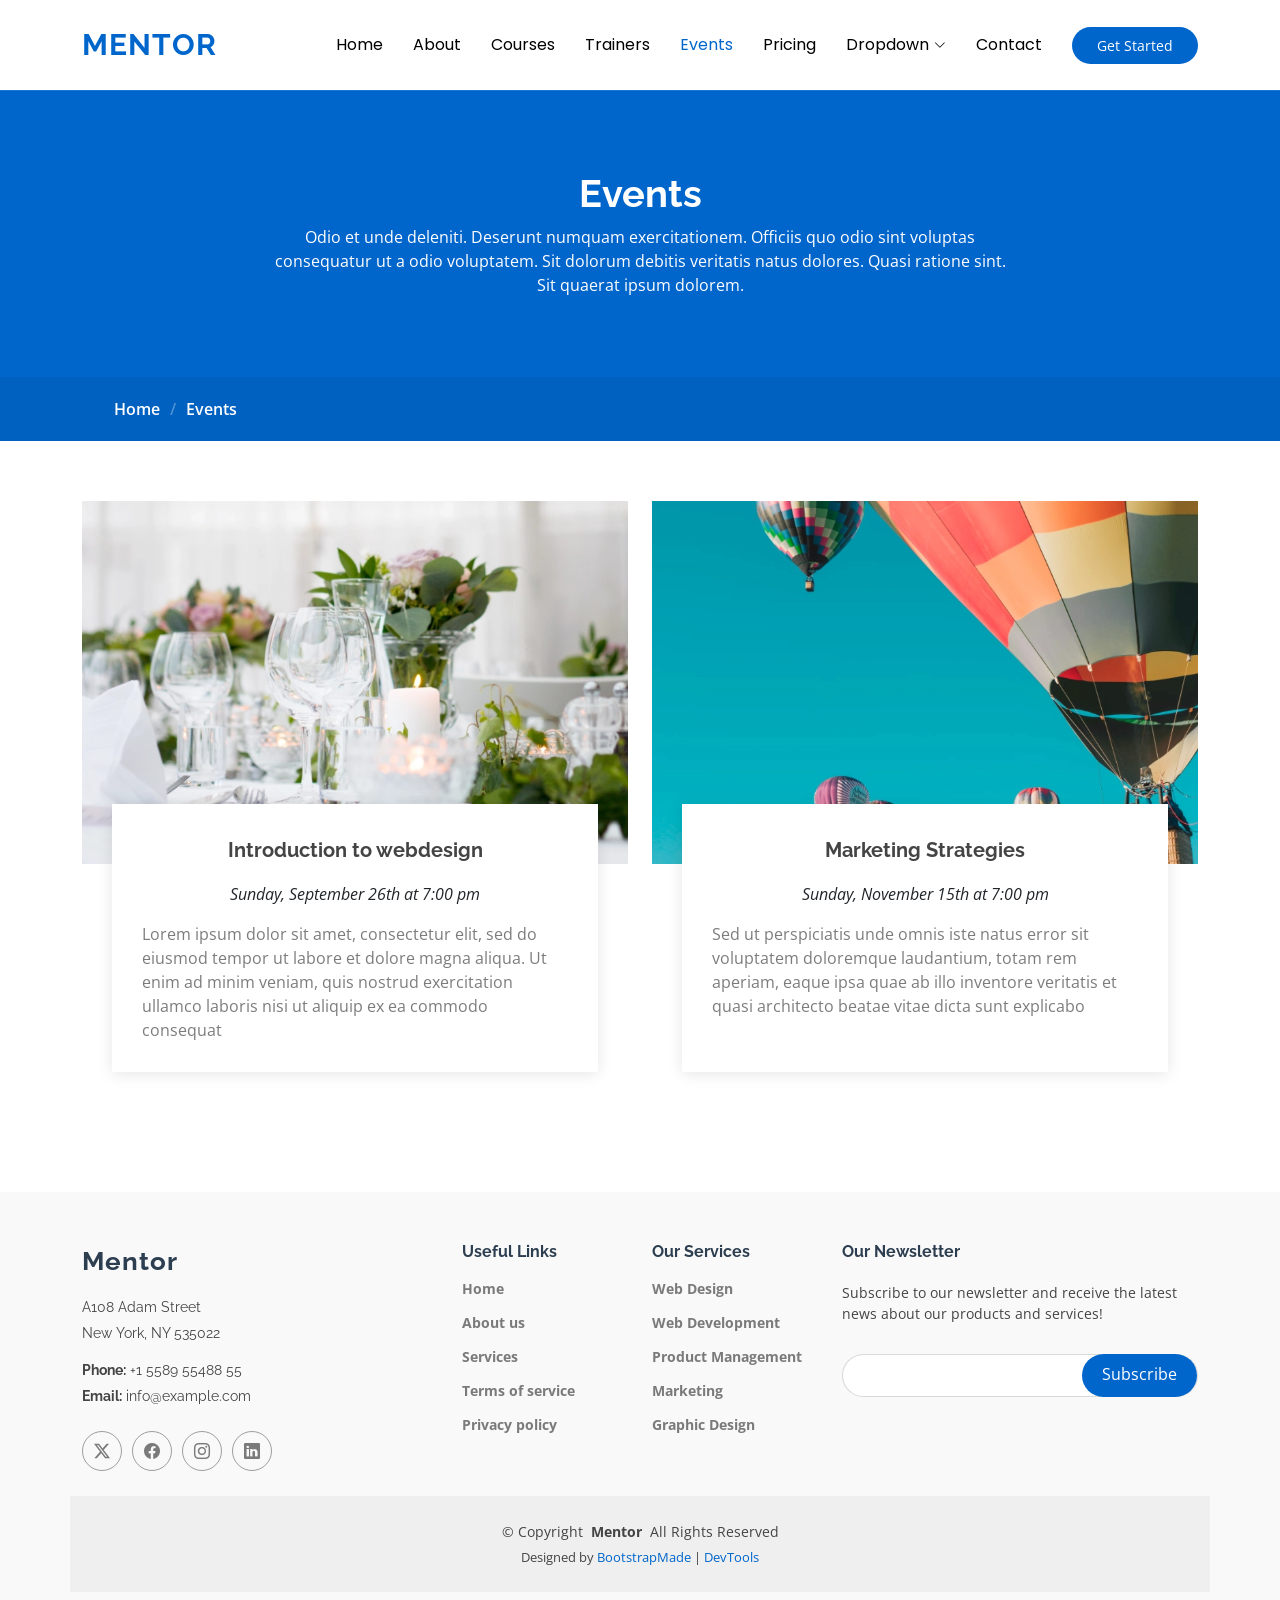
<file: events.html>
<!DOCTYPE html>
<html lang="en">

<head>
  <meta charset="utf-8">
  <meta content="width=device-width, initial-scale=1.0" name="viewport">
  <title>Events - Mentor Bootstrap Template</title>
  <meta name="description" content="">
  <meta name="keywords" content="">

  <!-- Favicons -->
  <link href="assets/img/favicon.png" rel="icon">
  <link href="assets/img/apple-touch-icon.png" rel="apple-touch-icon">

  <!-- Fonts -->
  <link href="https://fonts.googleapis.com" rel="preconnect">
  <link href="https://fonts.gstatic.com" rel="preconnect" crossorigin>
  <link href="https://fonts.googleapis.com/css2?family=Open+Sans:ital,wght@0,300;0,400;0,500;0,600;0,700;0,800;1,300;1,400;1,500;1,600;1,700;1,800&family=Poppins:ital,wght@0,100;0,200;0,300;0,400;0,500;0,600;0,700;0,800;0,900;1,100;1,200;1,300;1,400;1,500;1,600;1,700;1,800;1,900&family=Raleway:ital,wght@0,100;0,200;0,300;0,400;0,500;0,600;0,700;0,800;0,900;1,100;1,200;1,300;1,400;1,500;1,600;1,700;1,800;1,900&display=swap" rel="stylesheet">

  <!-- Vendor CSS Files -->
  <link href="assets/vendor/bootstrap/css/bootstrap.min.css" rel="stylesheet">
  <link href="assets/vendor/bootstrap-icons/bootstrap-icons.css" rel="stylesheet">
  <link href="assets/vendor/aos/aos.css" rel="stylesheet">
  <link href="assets/vendor/glightbox/css/glightbox.min.css" rel="stylesheet">
  <link href="assets/vendor/swiper/swiper-bundle.min.css" rel="stylesheet">

  <!-- Main CSS File -->
  <link href="assets/css/main.css" rel="stylesheet">

  <!-- =======================================================
  * Template Name: Mentor
  * Template URL: https://bootstrapmade.com/mentor-free-education-bootstrap-theme/
  * Updated: Jul 07 2025 with Bootstrap v5.3.7
  * Author: BootstrapMade.com
  * License: https://bootstrapmade.com/license/
  ======================================================== -->
</head>

<body class="events-page">

  <header id="header" class="header d-flex align-items-center sticky-top">
    <div class="container-fluid container-xl position-relative d-flex align-items-center">

      <a href="index.html" class="logo d-flex align-items-center me-auto">
        <!-- Uncomment the line below if you also wish to use an image logo -->
        <!-- <img src="assets/img/logo.webp" alt=""> -->
        <h1 class="sitename">Mentor</h1>
      </a>

      <nav id="navmenu" class="navmenu">
        <ul>
          <li><a href="index.html">Home<br></a></li>
          <li><a href="about.html">About</a></li>
          <li><a href="courses.html">Courses</a></li>
          <li><a href="trainers.html">Trainers</a></li>
          <li><a href="events.html" class="active">Events</a></li>
          <li><a href="pricing.html">Pricing</a></li>
          <li class="dropdown"><a href="#"><span>Dropdown</span> <i class="bi bi-chevron-down toggle-dropdown"></i></a>
            <ul>
              <li><a href="#">Dropdown 1</a></li>
              <li class="dropdown"><a href="#"><span>Deep Dropdown</span> <i class="bi bi-chevron-down toggle-dropdown"></i></a>
                <ul>
                  <li><a href="#">Deep Dropdown 1</a></li>
                  <li><a href="#">Deep Dropdown 2</a></li>
                  <li><a href="#">Deep Dropdown 3</a></li>
                  <li><a href="#">Deep Dropdown 4</a></li>
                  <li><a href="#">Deep Dropdown 5</a></li>
                </ul>
              </li>
              <li><a href="#">Dropdown 2</a></li>
              <li><a href="#">Dropdown 3</a></li>
              <li><a href="#">Dropdown 4</a></li>
            </ul>
          </li>
          <li><a href="contact.html">Contact</a></li>
        </ul>
        <i class="mobile-nav-toggle d-xl-none bi bi-list"></i>
      </nav>

      <a class="btn-getstarted" href="courses.html">Get Started</a>

    </div>
  </header>

  <main class="main">

    <!-- Page Title -->
    <div class="page-title" data-aos="fade">
      <div class="heading">
        <div class="container">
          <div class="row d-flex justify-content-center text-center">
            <div class="col-lg-8">
              <h1>Events</h1>
              <p class="mb-0">Odio et unde deleniti. Deserunt numquam exercitationem. Officiis quo odio sint voluptas consequatur ut a odio voluptatem. Sit dolorum debitis veritatis natus dolores. Quasi ratione sint. Sit quaerat ipsum dolorem.</p>
            </div>
          </div>
        </div>
      </div>
      <nav class="breadcrumbs">
        <div class="container">
          <ol>
            <li><a href="index.html">Home</a></li>
            <li class="current">Events</li>
          </ol>
        </div>
      </nav>
    </div><!-- End Page Title -->

    <!-- Events Section -->
    <section id="events" class="events section">

      <div class="container" data-aos="fade-up">

        <div class="row">
          <div class="col-md-6 d-flex align-items-stretch">
            <div class="card">
              <div class="card-img">
                <img src="assets/img/event/event-item-1.webp" alt="...">
              </div>
              <div class="card-body">
                <h5 class="card-title"><a href="">Introduction to webdesign</a></h5>
                <p class="fst-italic text-center">Sunday, September 26th at 7:00 pm</p>
                <p class="card-text">Lorem ipsum dolor sit amet, consectetur elit, sed do eiusmod tempor ut labore et dolore magna aliqua. Ut enim ad minim veniam, quis nostrud exercitation ullamco laboris nisi ut aliquip ex ea commodo consequat</p>
              </div>
            </div>
          </div>
          <div class="col-md-6 d-flex align-items-stretch">
            <div class="card">
              <div class="card-img">
                <img src="assets/img/event/event-item-2.webp" alt="...">
              </div>
              <div class="card-body">
                <h5 class="card-title"><a href="">Marketing Strategies</a></h5>
                <p class="fst-italic text-center">Sunday, November 15th at 7:00 pm</p>
                <p class="card-text">Sed ut perspiciatis unde omnis iste natus error sit voluptatem doloremque laudantium, totam rem aperiam, eaque ipsa quae ab illo inventore veritatis et quasi architecto beatae vitae dicta sunt explicabo</p>
              </div>
            </div>

          </div>
        </div>

      </div>

    </section><!-- /Events Section -->

  </main>

  <footer id="footer" class="footer position-relative light-background">

    <div class="container footer-top">
      <div class="row gy-4">
        <div class="col-lg-4 col-md-6 footer-about">
          <a href="index.html" class="logo d-flex align-items-center">
            <span class="sitename">Mentor</span>
          </a>
          <div class="footer-contact pt-3">
            <p>A108 Adam Street</p>
            <p>New York, NY 535022</p>
            <p class="mt-3"><strong>Phone:</strong> <span>+1 5589 55488 55</span></p>
            <p><strong>Email:</strong> <span>info@example.com</span></p>
          </div>
          <div class="social-links d-flex mt-4">
            <a href=""><i class="bi bi-twitter-x"></i></a>
            <a href=""><i class="bi bi-facebook"></i></a>
            <a href=""><i class="bi bi-instagram"></i></a>
            <a href=""><i class="bi bi-linkedin"></i></a>
          </div>
        </div>

        <div class="col-lg-2 col-md-3 footer-links">
          <h4>Useful Links</h4>
          <ul>
            <li><a href="#">Home</a></li>
            <li><a href="#">About us</a></li>
            <li><a href="#">Services</a></li>
            <li><a href="#">Terms of service</a></li>
            <li><a href="#">Privacy policy</a></li>
          </ul>
        </div>

        <div class="col-lg-2 col-md-3 footer-links">
          <h4>Our Services</h4>
          <ul>
            <li><a href="#">Web Design</a></li>
            <li><a href="#">Web Development</a></li>
            <li><a href="#">Product Management</a></li>
            <li><a href="#">Marketing</a></li>
            <li><a href="#">Graphic Design</a></li>
          </ul>
        </div>

        <div class="col-lg-4 col-md-12 footer-newsletter">
          <h4>Our Newsletter</h4>
          <p>Subscribe to our newsletter and receive the latest news about our products and services!</p>
          <form action="forms/newsletter.php" method="post" class="php-email-form">
            <div class="newsletter-form"><input type="email" name="email"><input type="submit" value="Subscribe"></div>
            <div class="loading">Loading</div>
            <div class="error-message"></div>
            <div class="sent-message">Your subscription request has been sent. Thank you!</div>
          </form>
        </div>

      </div>
    </div>

    <div class="container copyright text-center mt-4">
      <p>© <span>Copyright</span> <strong class="px-1 sitename">Mentor</strong> <span>All Rights Reserved</span></p>
      <div class="credits">
        <!-- All the links in the footer should remain intact. -->
        <!-- You can delete the links only if you've purchased the pro version. -->
        <!-- Licensing information: https://bootstrapmade.com/license/ -->
        <!-- Purchase the pro version with working PHP/AJAX contact form: [buy-url] -->
        Designed by <a href="https://bootstrapmade.com/">BootstrapMade</a> | <a href="https://bootstrapmade.com/tools/">DevTools</a>
      </div>
    </div>

  </footer>

  <!-- Scroll Top -->
  <a href="#" id="scroll-top" class="scroll-top d-flex align-items-center justify-content-center"><i class="bi bi-arrow-up-short"></i></a>

  <!-- Preloader -->
  <div id="preloader"></div>

  <!-- Vendor JS Files -->
  <script src="assets/vendor/bootstrap/js/bootstrap.bundle.min.js"></script>
  <script src="assets/vendor/php-email-form/validate.js"></script>
  <script src="assets/vendor/aos/aos.js"></script>
  <script src="assets/vendor/glightbox/js/glightbox.min.js"></script>
  <script src="assets/vendor/purecounter/purecounter_vanilla.js"></script>
  <script src="assets/vendor/swiper/swiper-bundle.min.js"></script>

  <!-- Main JS File -->
  <script src="assets/js/main.js"></script>

</body>

</html>
</file>
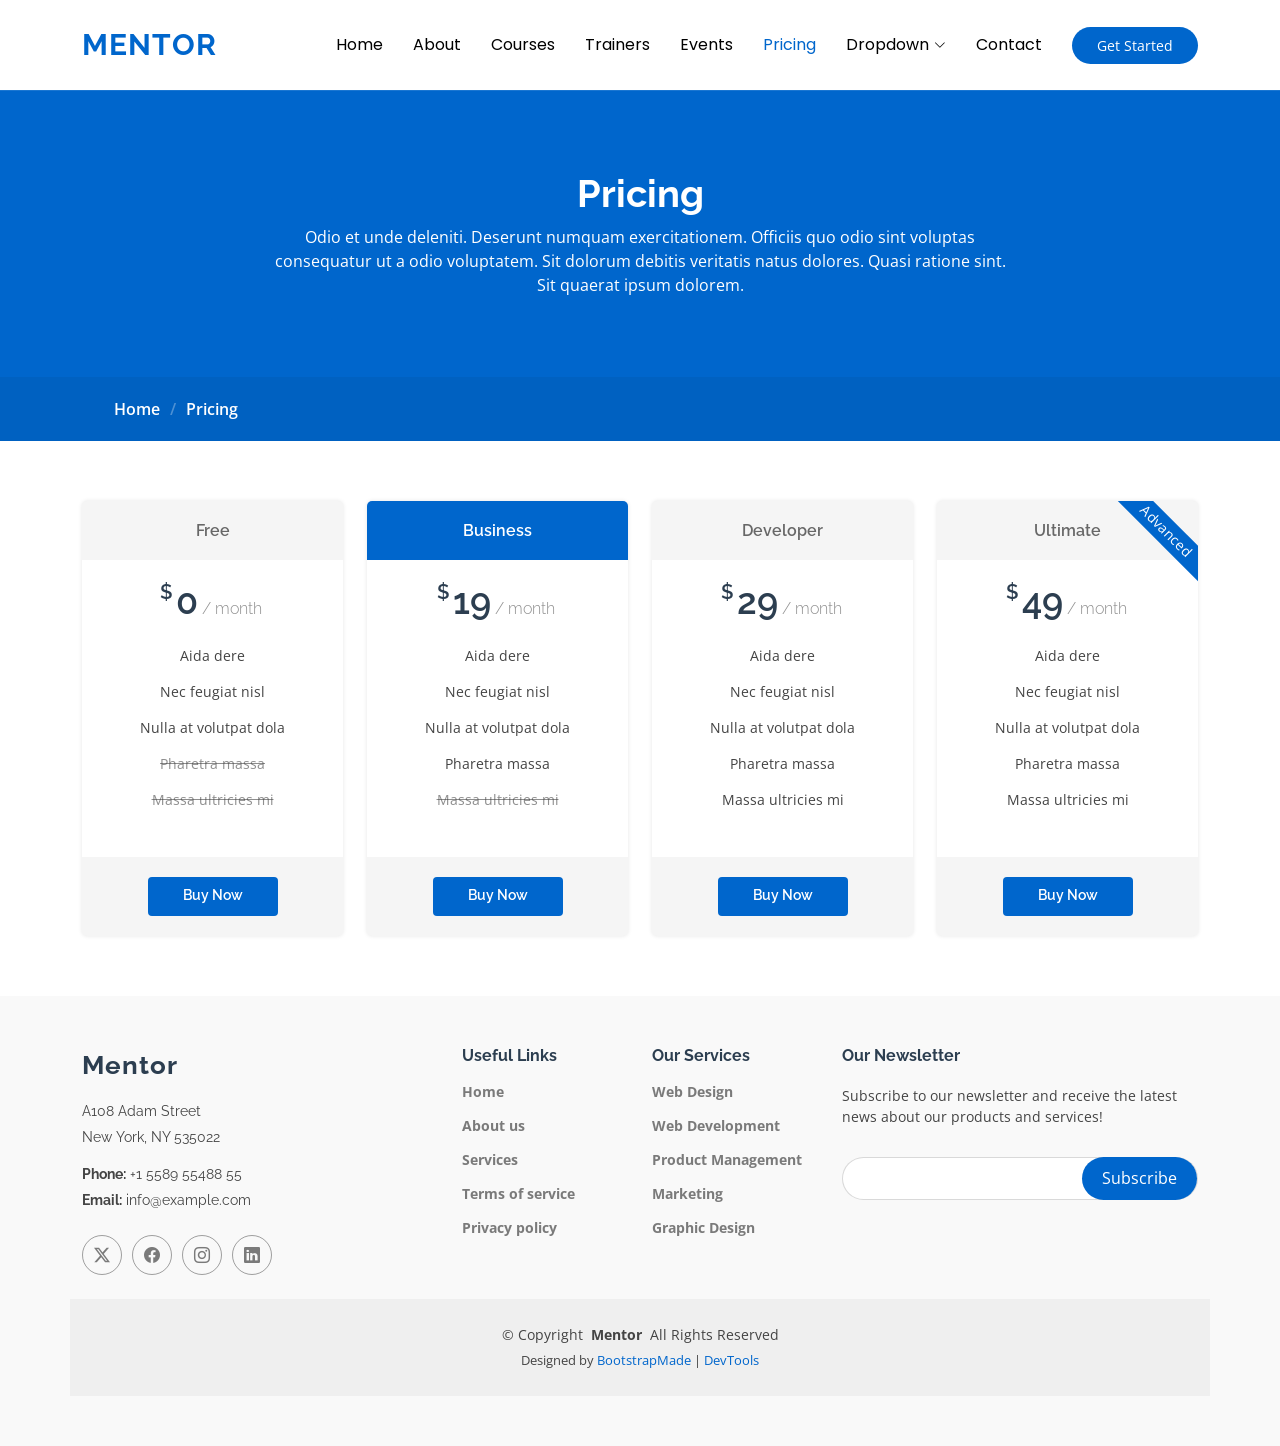
<file: pricing.html>
<!DOCTYPE html>
<html lang="en">

<head>
  <meta charset="utf-8">
  <meta content="width=device-width, initial-scale=1.0" name="viewport">
  <title>Pricing - Mentor Bootstrap Template</title>
  <meta name="description" content="">
  <meta name="keywords" content="">

  <!-- Favicons -->
  <link href="assets/img/favicon.png" rel="icon">
  <link href="assets/img/apple-touch-icon.png" rel="apple-touch-icon">

  <!-- Fonts -->
  <link href="https://fonts.googleapis.com" rel="preconnect">
  <link href="https://fonts.gstatic.com" rel="preconnect" crossorigin>
  <link href="https://fonts.googleapis.com/css2?family=Open+Sans:ital,wght@0,300;0,400;0,500;0,600;0,700;0,800;1,300;1,400;1,500;1,600;1,700;1,800&family=Poppins:ital,wght@0,100;0,200;0,300;0,400;0,500;0,600;0,700;0,800;0,900;1,100;1,200;1,300;1,400;1,500;1,600;1,700;1,800;1,900&family=Raleway:ital,wght@0,100;0,200;0,300;0,400;0,500;0,600;0,700;0,800;0,900;1,100;1,200;1,300;1,400;1,500;1,600;1,700;1,800;1,900&display=swap" rel="stylesheet">

  <!-- Vendor CSS Files -->
  <link href="assets/vendor/bootstrap/css/bootstrap.min.css" rel="stylesheet">
  <link href="assets/vendor/bootstrap-icons/bootstrap-icons.css" rel="stylesheet">
  <link href="assets/vendor/aos/aos.css" rel="stylesheet">
  <link href="assets/vendor/glightbox/css/glightbox.min.css" rel="stylesheet">
  <link href="assets/vendor/swiper/swiper-bundle.min.css" rel="stylesheet">

  <!-- Main CSS File -->
  <link href="assets/css/main.css" rel="stylesheet">

  <!-- =======================================================
  * Template Name: Mentor
  * Template URL: https://bootstrapmade.com/mentor-free-education-bootstrap-theme/
  * Updated: Jul 07 2025 with Bootstrap v5.3.7
  * Author: BootstrapMade.com
  * License: https://bootstrapmade.com/license/
  ======================================================== -->
</head>

<body class="pricing-page">

  <header id="header" class="header d-flex align-items-center sticky-top">
    <div class="container-fluid container-xl position-relative d-flex align-items-center">

      <a href="index.html" class="logo d-flex align-items-center me-auto">
        <!-- Uncomment the line below if you also wish to use an image logo -->
        <!-- <img src="assets/img/logo.webp" alt=""> -->
        <h1 class="sitename">Mentor</h1>
      </a>

      <nav id="navmenu" class="navmenu">
        <ul>
          <li><a href="index.html">Home<br></a></li>
          <li><a href="about.html">About</a></li>
          <li><a href="courses.html">Courses</a></li>
          <li><a href="trainers.html">Trainers</a></li>
          <li><a href="events.html">Events</a></li>
          <li><a href="pricing.html" class="active">Pricing</a></li>
          <li class="dropdown"><a href="#"><span>Dropdown</span> <i class="bi bi-chevron-down toggle-dropdown"></i></a>
            <ul>
              <li><a href="#">Dropdown 1</a></li>
              <li class="dropdown"><a href="#"><span>Deep Dropdown</span> <i class="bi bi-chevron-down toggle-dropdown"></i></a>
                <ul>
                  <li><a href="#">Deep Dropdown 1</a></li>
                  <li><a href="#">Deep Dropdown 2</a></li>
                  <li><a href="#">Deep Dropdown 3</a></li>
                  <li><a href="#">Deep Dropdown 4</a></li>
                  <li><a href="#">Deep Dropdown 5</a></li>
                </ul>
              </li>
              <li><a href="#">Dropdown 2</a></li>
              <li><a href="#">Dropdown 3</a></li>
              <li><a href="#">Dropdown 4</a></li>
            </ul>
          </li>
          <li><a href="contact.html">Contact</a></li>
        </ul>
        <i class="mobile-nav-toggle d-xl-none bi bi-list"></i>
      </nav>

      <a class="btn-getstarted" href="courses.html">Get Started</a>

    </div>
  </header>

  <main class="main">

    <!-- Page Title -->
    <div class="page-title" data-aos="fade">
      <div class="heading">
        <div class="container">
          <div class="row d-flex justify-content-center text-center">
            <div class="col-lg-8">
              <h1>Pricing</h1>
              <p class="mb-0">Odio et unde deleniti. Deserunt numquam exercitationem. Officiis quo odio sint voluptas consequatur ut a odio voluptatem. Sit dolorum debitis veritatis natus dolores. Quasi ratione sint. Sit quaerat ipsum dolorem.</p>
            </div>
          </div>
        </div>
      </div>
      <nav class="breadcrumbs">
        <div class="container">
          <ol>
            <li><a href="index.html">Home</a></li>
            <li class="current">Pricing</li>
          </ol>
        </div>
      </nav>
    </div><!-- End Page Title -->

    <!-- Pricing Section -->
    <section id="pricing" class="pricing section">

      <div class="container">

        <div class="row gy-3">

          <div class="col-xl-3 col-lg-6" data-aos="fade-up" data-aos-delay="100">
            <div class="pricing-item">
              <h3>Free</h3>
              <h4><sup>$</sup>0<span> / month</span></h4>
              <ul>
                <li>Aida dere</li>
                <li>Nec feugiat nisl</li>
                <li>Nulla at volutpat dola</li>
                <li class="na">Pharetra massa</li>
                <li class="na">Massa ultricies mi</li>
              </ul>
              <div class="btn-wrap">
                <a href="#" class="btn-buy">Buy Now</a>
              </div>
            </div>
          </div><!-- End Pricing Item -->

          <div class="col-xl-3 col-lg-6" data-aos="fade-up" data-aos-delay="200">
            <div class="pricing-item featured">
              <h3>Business</h3>
              <h4><sup>$</sup>19<span> / month</span></h4>
              <ul>
                <li>Aida dere</li>
                <li>Nec feugiat nisl</li>
                <li>Nulla at volutpat dola</li>
                <li>Pharetra massa</li>
                <li class="na">Massa ultricies mi</li>
              </ul>
              <div class="btn-wrap">
                <a href="#" class="btn-buy">Buy Now</a>
              </div>
            </div>
          </div><!-- End Pricing Item -->

          <div class="col-xl-3 col-lg-6" data-aos="fade-up" data-aos-delay="400">
            <div class="pricing-item">
              <h3>Developer</h3>
              <h4><sup>$</sup>29<span> / month</span></h4>
              <ul>
                <li>Aida dere</li>
                <li>Nec feugiat nisl</li>
                <li>Nulla at volutpat dola</li>
                <li>Pharetra massa</li>
                <li>Massa ultricies mi</li>
              </ul>
              <div class="btn-wrap">
                <a href="#" class="btn-buy">Buy Now</a>
              </div>
            </div>
          </div><!-- End Pricing Item -->

          <div class="col-xl-3 col-lg-6" data-aos="fade-up" data-aos-delay="400">
            <div class="pricing-item">
              <span class="advanced">Advanced</span>
              <h3>Ultimate</h3>
              <h4><sup>$</sup>49<span> / month</span></h4>
              <ul>
                <li>Aida dere</li>
                <li>Nec feugiat nisl</li>
                <li>Nulla at volutpat dola</li>
                <li>Pharetra massa</li>
                <li>Massa ultricies mi</li>
              </ul>
              <div class="btn-wrap">
                <a href="#" class="btn-buy">Buy Now</a>
              </div>
            </div>
          </div><!-- End Pricing Item -->

        </div>

      </div>

    </section><!-- /Pricing Section -->

  </main>

  <footer id="footer" class="footer position-relative light-background">

    <div class="container footer-top">
      <div class="row gy-4">
        <div class="col-lg-4 col-md-6 footer-about">
          <a href="index.html" class="logo d-flex align-items-center">
            <span class="sitename">Mentor</span>
          </a>
          <div class="footer-contact pt-3">
            <p>A108 Adam Street</p>
            <p>New York, NY 535022</p>
            <p class="mt-3"><strong>Phone:</strong> <span>+1 5589 55488 55</span></p>
            <p><strong>Email:</strong> <span>info@example.com</span></p>
          </div>
          <div class="social-links d-flex mt-4">
            <a href=""><i class="bi bi-twitter-x"></i></a>
            <a href=""><i class="bi bi-facebook"></i></a>
            <a href=""><i class="bi bi-instagram"></i></a>
            <a href=""><i class="bi bi-linkedin"></i></a>
          </div>
        </div>

        <div class="col-lg-2 col-md-3 footer-links">
          <h4>Useful Links</h4>
          <ul>
            <li><a href="#">Home</a></li>
            <li><a href="#">About us</a></li>
            <li><a href="#">Services</a></li>
            <li><a href="#">Terms of service</a></li>
            <li><a href="#">Privacy policy</a></li>
          </ul>
        </div>

        <div class="col-lg-2 col-md-3 footer-links">
          <h4>Our Services</h4>
          <ul>
            <li><a href="#">Web Design</a></li>
            <li><a href="#">Web Development</a></li>
            <li><a href="#">Product Management</a></li>
            <li><a href="#">Marketing</a></li>
            <li><a href="#">Graphic Design</a></li>
          </ul>
        </div>

        <div class="col-lg-4 col-md-12 footer-newsletter">
          <h4>Our Newsletter</h4>
          <p>Subscribe to our newsletter and receive the latest news about our products and services!</p>
          <form action="forms/newsletter.php" method="post" class="php-email-form">
            <div class="newsletter-form"><input type="email" name="email"><input type="submit" value="Subscribe"></div>
            <div class="loading">Loading</div>
            <div class="error-message"></div>
            <div class="sent-message">Your subscription request has been sent. Thank you!</div>
          </form>
        </div>

      </div>
    </div>

    <div class="container copyright text-center mt-4">
      <p>© <span>Copyright</span> <strong class="px-1 sitename">Mentor</strong> <span>All Rights Reserved</span></p>
      <div class="credits">
        <!-- All the links in the footer should remain intact. -->
        <!-- You can delete the links only if you've purchased the pro version. -->
        <!-- Licensing information: https://bootstrapmade.com/license/ -->
        <!-- Purchase the pro version with working PHP/AJAX contact form: [buy-url] -->
        Designed by <a href="https://bootstrapmade.com/">BootstrapMade</a> | <a href="https://bootstrapmade.com/tools/">DevTools</a>
      </div>
    </div>

  </footer>

  <!-- Scroll Top -->
  <a href="#" id="scroll-top" class="scroll-top d-flex align-items-center justify-content-center"><i class="bi bi-arrow-up-short"></i></a>

  <!-- Preloader -->
  <div id="preloader"></div>

  <!-- Vendor JS Files -->
  <script src="assets/vendor/bootstrap/js/bootstrap.bundle.min.js"></script>
  <script src="assets/vendor/php-email-form/validate.js"></script>
  <script src="assets/vendor/aos/aos.js"></script>
  <script src="assets/vendor/glightbox/js/glightbox.min.js"></script>
  <script src="assets/vendor/purecounter/purecounter_vanilla.js"></script>
  <script src="assets/vendor/swiper/swiper-bundle.min.js"></script>

  <!-- Main JS File -->
  <script src="assets/js/main.js"></script>

</body>

</html>
</file>
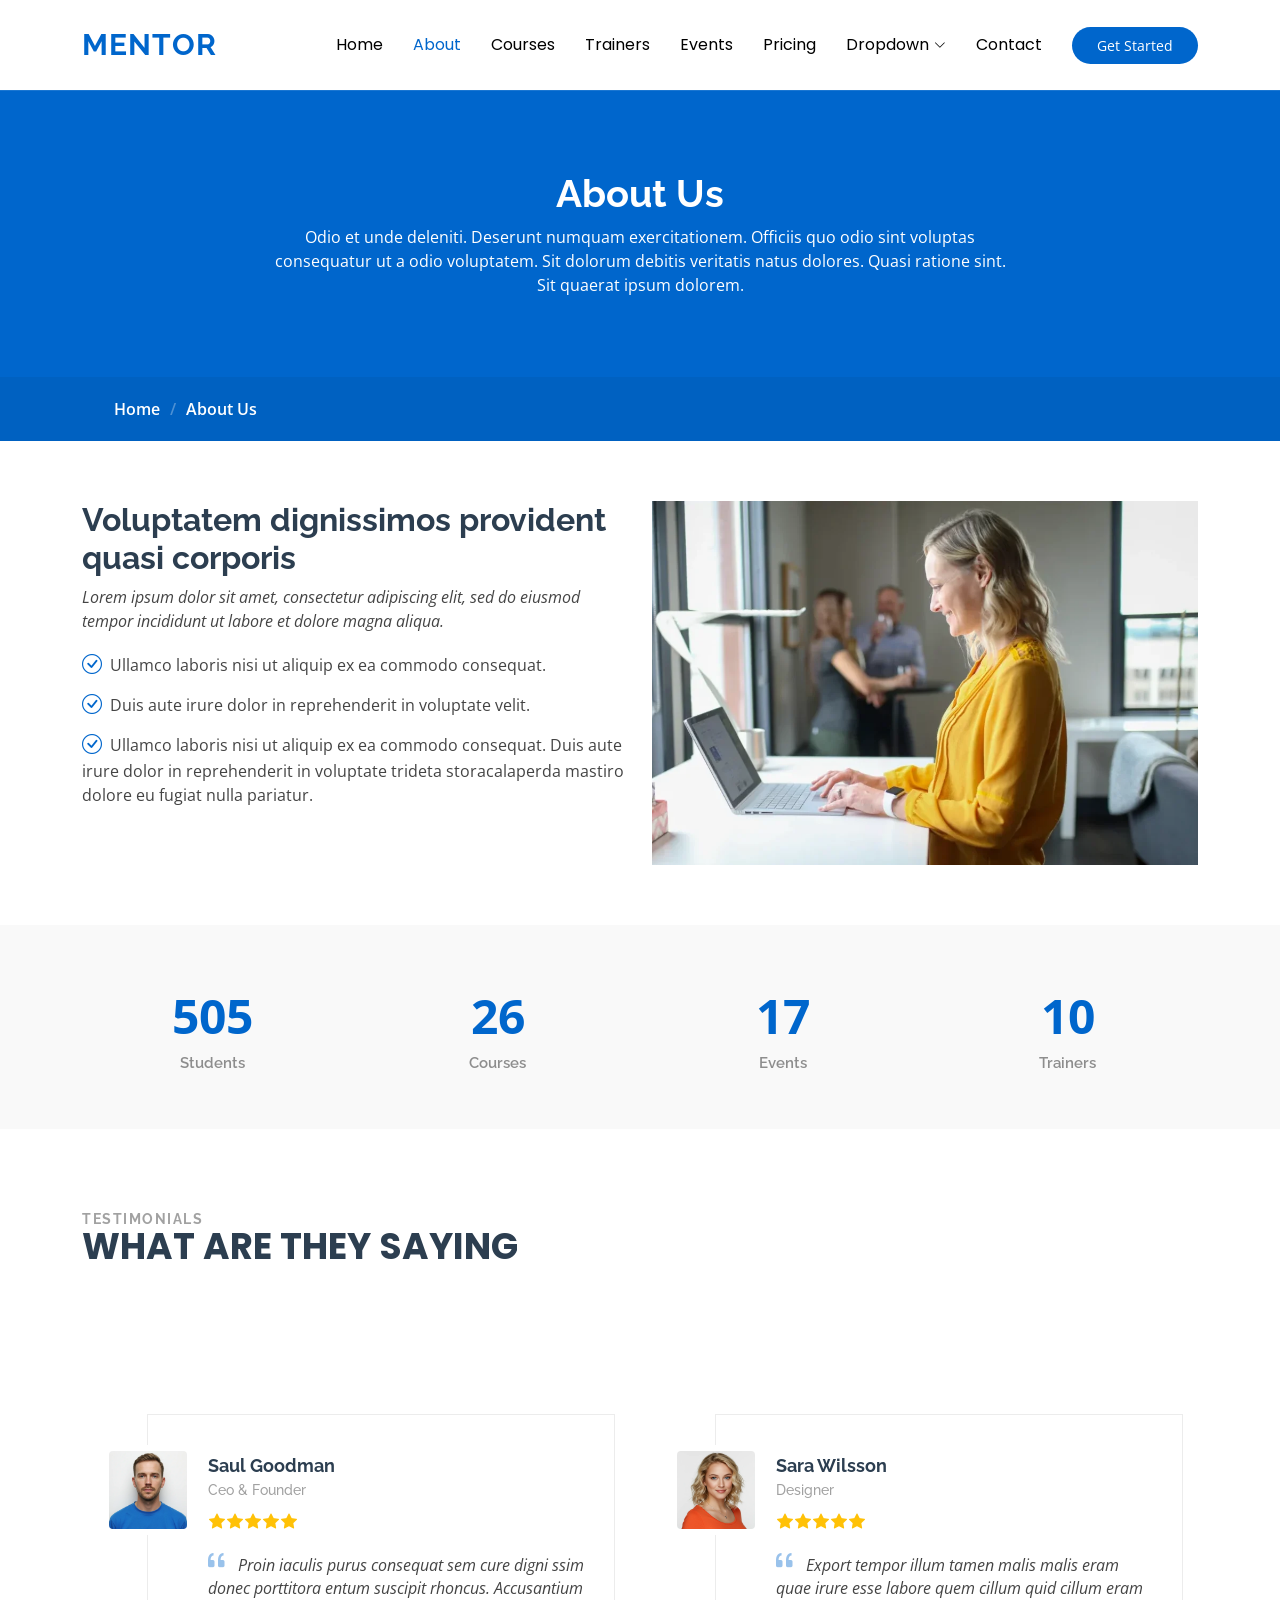
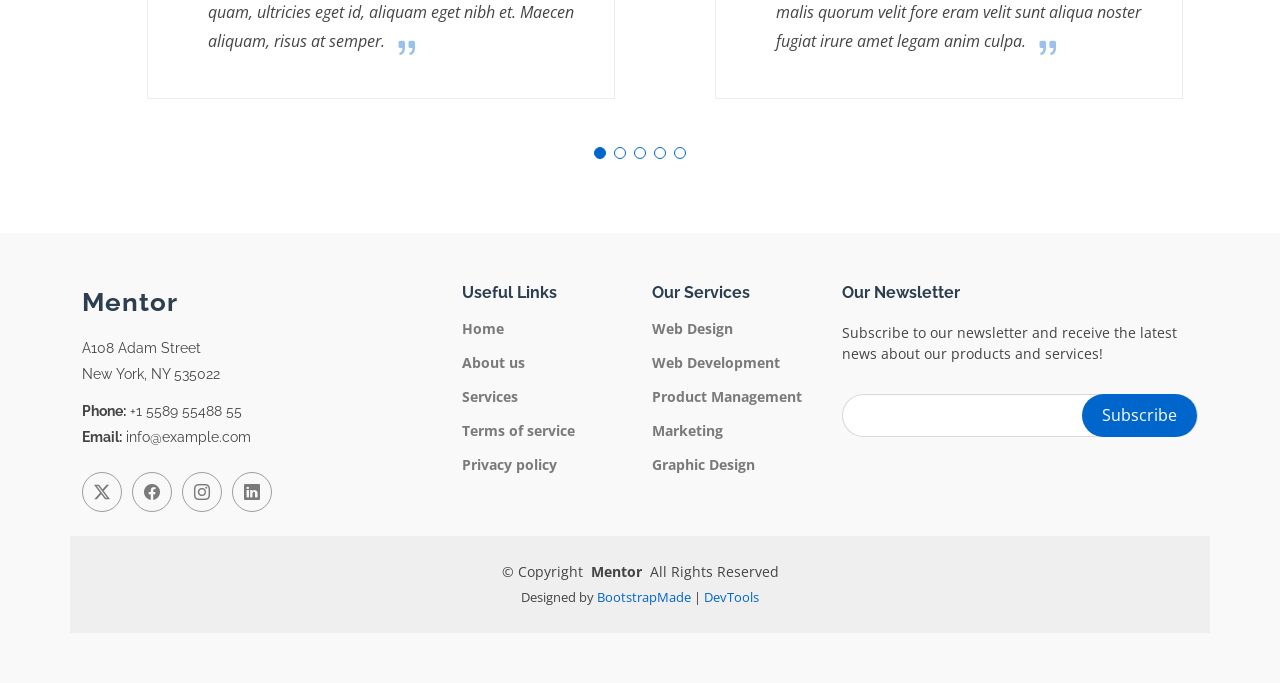
<file: public_html/about.html>
<!DOCTYPE html>
<html lang="en">

<head>
  <meta charset="utf-8">
  <meta content="width=device-width, initial-scale=1.0" name="viewport">
  <title>About - Mentor Bootstrap Template</title>
  <meta name="description" content="">
  <meta name="keywords" content="">

  <!-- Favicons -->
  <link href="assets/img/favicon.png" rel="icon">
  <link href="assets/img/apple-touch-icon.png" rel="apple-touch-icon">

  <!-- Fonts -->
  <link href="https://fonts.googleapis.com" rel="preconnect">
  <link href="https://fonts.gstatic.com" rel="preconnect" crossorigin>
  <link href="https://fonts.googleapis.com/css2?family=Open+Sans:ital,wght@0,300;0,400;0,500;0,600;0,700;0,800;1,300;1,400;1,500;1,600;1,700;1,800&family=Poppins:ital,wght@0,100;0,200;0,300;0,400;0,500;0,600;0,700;0,800;0,900;1,100;1,200;1,300;1,400;1,500;1,600;1,700;1,800;1,900&family=Raleway:ital,wght@0,100;0,200;0,300;0,400;0,500;0,600;0,700;0,800;0,900;1,100;1,200;1,300;1,400;1,500;1,600;1,700;1,800;1,900&display=swap" rel="stylesheet">

  <!-- Vendor CSS Files -->
  <link href="assets/vendor/bootstrap/css/bootstrap.min.css" rel="stylesheet">
  <link href="assets/vendor/bootstrap-icons/bootstrap-icons.css" rel="stylesheet">
  <link href="assets/vendor/aos/aos.css" rel="stylesheet">
  <link href="assets/vendor/glightbox/css/glightbox.min.css" rel="stylesheet">
  <link href="assets/vendor/swiper/swiper-bundle.min.css" rel="stylesheet">

  <!-- Main CSS File -->
  <link href="assets/css/main.css" rel="stylesheet">

  <!-- =======================================================
  * Template Name: Mentor
  * Template URL: https://bootstrapmade.com/mentor-free-education-bootstrap-theme/
  * Updated: Jul 07 2025 with Bootstrap v5.3.7
  * Author: BootstrapMade.com
  * License: https://bootstrapmade.com/license/
  ======================================================== -->
</head>

<body class="about-page">

  <header id="header" class="header d-flex align-items-center sticky-top">
    <div class="container-fluid container-xl position-relative d-flex align-items-center">

      <a href="index.html" class="logo d-flex align-items-center me-auto">
        <!-- Uncomment the line below if you also wish to use an image logo -->
        <!-- <img src="assets/img/logo.webp" alt=""> -->
        <h1 class="sitename">Mentor</h1>
      </a>

      <nav id="navmenu" class="navmenu">
        <ul>
          <li><a href="index.html">Home<br></a></li>
          <li><a href="about.html" class="active">About</a></li>
          <li><a href="courses.html">Courses</a></li>
          <li><a href="trainers.html">Trainers</a></li>
          <li><a href="events.html">Events</a></li>
          <li><a href="pricing.html">Pricing</a></li>
          <li class="dropdown"><a href="#"><span>Dropdown</span> <i class="bi bi-chevron-down toggle-dropdown"></i></a>
            <ul>
              <li><a href="#">Dropdown 1</a></li>
              <li class="dropdown"><a href="#"><span>Deep Dropdown</span> <i class="bi bi-chevron-down toggle-dropdown"></i></a>
                <ul>
                  <li><a href="#">Deep Dropdown 1</a></li>
                  <li><a href="#">Deep Dropdown 2</a></li>
                  <li><a href="#">Deep Dropdown 3</a></li>
                  <li><a href="#">Deep Dropdown 4</a></li>
                  <li><a href="#">Deep Dropdown 5</a></li>
                </ul>
              </li>
              <li><a href="#">Dropdown 2</a></li>
              <li><a href="#">Dropdown 3</a></li>
              <li><a href="#">Dropdown 4</a></li>
            </ul>
          </li>
          <li><a href="contact.html">Contact</a></li>
        </ul>
        <i class="mobile-nav-toggle d-xl-none bi bi-list"></i>
      </nav>

      <a class="btn-getstarted" href="courses.html">Get Started</a>

    </div>
  </header>

  <main class="main">

    <!-- Page Title -->
    <div class="page-title" data-aos="fade">
      <div class="heading">
        <div class="container">
          <div class="row d-flex justify-content-center text-center">
            <div class="col-lg-8">
              <h1>About Us<br></h1>
              <p class="mb-0">Odio et unde deleniti. Deserunt numquam exercitationem. Officiis quo odio sint voluptas consequatur ut a odio voluptatem. Sit dolorum debitis veritatis natus dolores. Quasi ratione sint. Sit quaerat ipsum dolorem.</p>
            </div>
          </div>
        </div>
      </div>
      <nav class="breadcrumbs">
        <div class="container">
          <ol>
            <li><a href="index.html">Home</a></li>
            <li class="current">About Us<br></li>
          </ol>
        </div>
      </nav>
    </div><!-- End Page Title -->

    <!-- About Us Section -->
    <section id="about-us" class="section about-us">

      <div class="container">

        <div class="row gy-4">

          <div class="col-lg-6 order-1 order-lg-2" data-aos="fade-up" data-aos-delay="100">
            <img src="assets/img/about/about-1.webp" class="img-fluid" alt="">
          </div>

          <div class="col-lg-6 order-2 order-lg-1 content" data-aos="fade-up" data-aos-delay="200">
            <h3>Voluptatem dignissimos provident quasi corporis</h3>
            <p class="fst-italic">
              Lorem ipsum dolor sit amet, consectetur adipiscing elit, sed do eiusmod tempor incididunt ut labore et dolore
              magna aliqua.
            </p>
            <ul>
              <li><i class="bi bi-check-circle"></i> <span>Ullamco laboris nisi ut aliquip ex ea commodo consequat.</span></li>
              <li><i class="bi bi-check-circle"></i> <span>Duis aute irure dolor in reprehenderit in voluptate velit.</span></li>
              <li><i class="bi bi-check-circle"></i> <span>Ullamco laboris nisi ut aliquip ex ea commodo consequat. Duis aute irure dolor in reprehenderit in voluptate trideta storacalaperda mastiro dolore eu fugiat nulla pariatur.</span></li>
            </ul>
          </div>

        </div>

      </div>

    </section><!-- /About Us Section -->

    <!-- Counts Section -->
    <section id="counts" class="section counts light-background">

      <div class="container" data-aos="fade-up" data-aos-delay="100">

        <div class="row gy-4">

          <div class="col-lg-3 col-md-6">
            <div class="stats-item text-center w-100 h-100">
              <span data-purecounter-start="0" data-purecounter-end="1232" data-purecounter-duration="1" class="purecounter"></span>
              <p>Students</p>
            </div>
          </div><!-- End Stats Item -->

          <div class="col-lg-3 col-md-6">
            <div class="stats-item text-center w-100 h-100">
              <span data-purecounter-start="0" data-purecounter-end="64" data-purecounter-duration="1" class="purecounter"></span>
              <p>Courses</p>
            </div>
          </div><!-- End Stats Item -->

          <div class="col-lg-3 col-md-6">
            <div class="stats-item text-center w-100 h-100">
              <span data-purecounter-start="0" data-purecounter-end="42" data-purecounter-duration="1" class="purecounter"></span>
              <p>Events</p>
            </div>
          </div><!-- End Stats Item -->

          <div class="col-lg-3 col-md-6">
            <div class="stats-item text-center w-100 h-100">
              <span data-purecounter-start="0" data-purecounter-end="24" data-purecounter-duration="1" class="purecounter"></span>
              <p>Trainers</p>
            </div>
          </div><!-- End Stats Item -->

        </div>

      </div>

    </section><!-- /Counts Section -->

    <!-- Testimonials Section -->
    <section id="testimonials" class="testimonials section">

      <!-- Section Title -->
      <div class="container section-title" data-aos="fade-up">
        <h2>Testimonials</h2>
        <p>What are they saying</p>
      </div><!-- End Section Title -->

      <div class="container" data-aos="fade-up" data-aos-delay="100">

        <div class="swiper init-swiper">
          <script type="application/json" class="swiper-config">
            {
              "loop": true,
              "speed": 600,
              "autoplay": {
                "delay": 5000
              },
              "slidesPerView": "auto",
              "pagination": {
                "el": ".swiper-pagination",
                "type": "bullets",
                "clickable": true
              },
              "breakpoints": {
                "320": {
                  "slidesPerView": 1,
                  "spaceBetween": 40
                },
                "1200": {
                  "slidesPerView": 2,
                  "spaceBetween": 20
                }
              }
            }
          </script>
          <div class="swiper-wrapper">

            <div class="swiper-slide">
              <div class="testimonial-wrap">
                <div class="testimonial-item">
                  <img src="assets/img/person/person-m-9.webp" class="testimonial-img" alt="">
                  <h3>Saul Goodman</h3>
                  <h4>Ceo &amp; Founder</h4>
                  <div class="stars">
                    <i class="bi bi-star-fill"></i><i class="bi bi-star-fill"></i><i class="bi bi-star-fill"></i><i class="bi bi-star-fill"></i><i class="bi bi-star-fill"></i>
                  </div>
                  <p>
                    <i class="bi bi-quote quote-icon-left"></i>
                    <span>Proin iaculis purus consequat sem cure digni ssim donec porttitora entum suscipit rhoncus. Accusantium quam, ultricies eget id, aliquam eget nibh et. Maecen aliquam, risus at semper.</span>
                    <i class="bi bi-quote quote-icon-right"></i>
                  </p>
                </div>
              </div>
            </div><!-- End testimonial item -->

            <div class="swiper-slide">
              <div class="testimonial-wrap">
                <div class="testimonial-item">
                  <img src="assets/img/person/person-f-5.webp" class="testimonial-img" alt="">
                  <h3>Sara Wilsson</h3>
                  <h4>Designer</h4>
                  <div class="stars">
                    <i class="bi bi-star-fill"></i><i class="bi bi-star-fill"></i><i class="bi bi-star-fill"></i><i class="bi bi-star-fill"></i><i class="bi bi-star-fill"></i>
                  </div>
                  <p>
                    <i class="bi bi-quote quote-icon-left"></i>
                    <span>Export tempor illum tamen malis malis eram quae irure esse labore quem cillum quid cillum eram malis quorum velit fore eram velit sunt aliqua noster fugiat irure amet legam anim culpa.</span>
                    <i class="bi bi-quote quote-icon-right"></i>
                  </p>
                </div>
              </div>
            </div><!-- End testimonial item -->

            <div class="swiper-slide">
              <div class="testimonial-wrap">
                <div class="testimonial-item">
                  <img src="assets/img/person/person-f-12.webp" class="testimonial-img" alt="">
                  <h3>Jena Karlis</h3>
                  <h4>Store Owner</h4>
                  <div class="stars">
                    <i class="bi bi-star-fill"></i><i class="bi bi-star-fill"></i><i class="bi bi-star-fill"></i><i class="bi bi-star-fill"></i><i class="bi bi-star-fill"></i>
                  </div>
                  <p>
                    <i class="bi bi-quote quote-icon-left"></i>
                    <span>Enim nisi quem export duis labore cillum quae magna enim sint quorum nulla quem veniam duis minim tempor labore quem eram duis noster aute amet eram fore quis sint minim.</span>
                    <i class="bi bi-quote quote-icon-right"></i>
                  </p>
                </div>
              </div>
            </div><!-- End testimonial item -->

            <div class="swiper-slide">
              <div class="testimonial-wrap">
                <div class="testimonial-item">
                  <img src="assets/img/person/person-m-12.webp" class="testimonial-img" alt="">
                  <h3>Matt Brandon</h3>
                  <h4>Freelancer</h4>
                  <div class="stars">
                    <i class="bi bi-star-fill"></i><i class="bi bi-star-fill"></i><i class="bi bi-star-fill"></i><i class="bi bi-star-fill"></i><i class="bi bi-star-fill"></i>
                  </div>
                  <p>
                    <i class="bi bi-quote quote-icon-left"></i>
                    <span>Fugiat enim eram quae cillum dolore dolor amet nulla culpa multos export minim fugiat minim velit minim dolor enim duis veniam ipsum anim magna sunt elit fore quem dolore labore illum veniam.</span>
                    <i class="bi bi-quote quote-icon-right"></i>
                  </p>
                </div>
              </div>
            </div><!-- End testimonial item -->

            <div class="swiper-slide">
              <div class="testimonial-wrap">
                <div class="testimonial-item">
                  <img src="assets/img/person/person-m-13.webp" class="testimonial-img" alt="">
                  <h3>John Larson</h3>
                  <h4>Entrepreneur</h4>
                  <div class="stars">
                    <i class="bi bi-star-fill"></i><i class="bi bi-star-fill"></i><i class="bi bi-star-fill"></i><i class="bi bi-star-fill"></i><i class="bi bi-star-fill"></i>
                  </div>
                  <p>
                    <i class="bi bi-quote quote-icon-left"></i>
                    <span>Quis quorum aliqua sint quem legam fore sunt eram irure aliqua veniam tempor noster veniam enim culpa labore duis sunt culpa nulla illum cillum fugiat legam esse veniam culpa fore nisi cillum quid.</span>
                    <i class="bi bi-quote quote-icon-right"></i>
                  </p>
                </div>
              </div>
            </div><!-- End testimonial item -->

          </div>
          <div class="swiper-pagination"></div>
        </div>

      </div>

    </section><!-- /Testimonials Section -->

  </main>

  <footer id="footer" class="footer position-relative light-background">

    <div class="container footer-top">
      <div class="row gy-4">
        <div class="col-lg-4 col-md-6 footer-about">
          <a href="index.html" class="logo d-flex align-items-center">
            <span class="sitename">Mentor</span>
          </a>
          <div class="footer-contact pt-3">
            <p>A108 Adam Street</p>
            <p>New York, NY 535022</p>
            <p class="mt-3"><strong>Phone:</strong> <span>+1 5589 55488 55</span></p>
            <p><strong>Email:</strong> <span>info@example.com</span></p>
          </div>
          <div class="social-links d-flex mt-4">
            <a href=""><i class="bi bi-twitter-x"></i></a>
            <a href=""><i class="bi bi-facebook"></i></a>
            <a href=""><i class="bi bi-instagram"></i></a>
            <a href=""><i class="bi bi-linkedin"></i></a>
          </div>
        </div>

        <div class="col-lg-2 col-md-3 footer-links">
          <h4>Useful Links</h4>
          <ul>
            <li><a href="#">Home</a></li>
            <li><a href="#">About us</a></li>
            <li><a href="#">Services</a></li>
            <li><a href="#">Terms of service</a></li>
            <li><a href="#">Privacy policy</a></li>
          </ul>
        </div>

        <div class="col-lg-2 col-md-3 footer-links">
          <h4>Our Services</h4>
          <ul>
            <li><a href="#">Web Design</a></li>
            <li><a href="#">Web Development</a></li>
            <li><a href="#">Product Management</a></li>
            <li><a href="#">Marketing</a></li>
            <li><a href="#">Graphic Design</a></li>
          </ul>
        </div>

        <div class="col-lg-4 col-md-12 footer-newsletter">
          <h4>Our Newsletter</h4>
          <p>Subscribe to our newsletter and receive the latest news about our products and services!</p>
          <form action="forms/newsletter.php" method="post" class="php-email-form">
            <div class="newsletter-form"><input type="email" name="email"><input type="submit" value="Subscribe"></div>
            <div class="loading">Loading</div>
            <div class="error-message"></div>
            <div class="sent-message">Your subscription request has been sent. Thank you!</div>
          </form>
        </div>

      </div>
    </div>

    <div class="container copyright text-center mt-4">
      <p>© <span>Copyright</span> <strong class="px-1 sitename">Mentor</strong> <span>All Rights Reserved</span></p>
      <div class="credits">
        <!-- All the links in the footer should remain intact. -->
        <!-- You can delete the links only if you've purchased the pro version. -->
        <!-- Licensing information: https://bootstrapmade.com/license/ -->
        <!-- Purchase the pro version with working PHP/AJAX contact form: [buy-url] -->
        Designed by <a href="https://bootstrapmade.com/">BootstrapMade</a> | <a href="https://bootstrapmade.com/tools/">DevTools</a>
      </div>
    </div>

  </footer>

  <!-- Scroll Top -->
  <a href="#" id="scroll-top" class="scroll-top d-flex align-items-center justify-content-center"><i class="bi bi-arrow-up-short"></i></a>

  <!-- Preloader -->
  <div id="preloader"></div>

  <!-- Vendor JS Files -->
  <script src="assets/vendor/bootstrap/js/bootstrap.bundle.min.js"></script>
  <script src="assets/vendor/php-email-form/validate.js"></script>
  <script src="assets/vendor/aos/aos.js"></script>
  <script src="assets/vendor/glightbox/js/glightbox.min.js"></script>
  <script src="assets/vendor/purecounter/purecounter_vanilla.js"></script>
  <script src="assets/vendor/swiper/swiper-bundle.min.js"></script>

  <!-- Main JS File -->
  <script src="assets/js/main.js"></script>

</body>

</html>
</file>
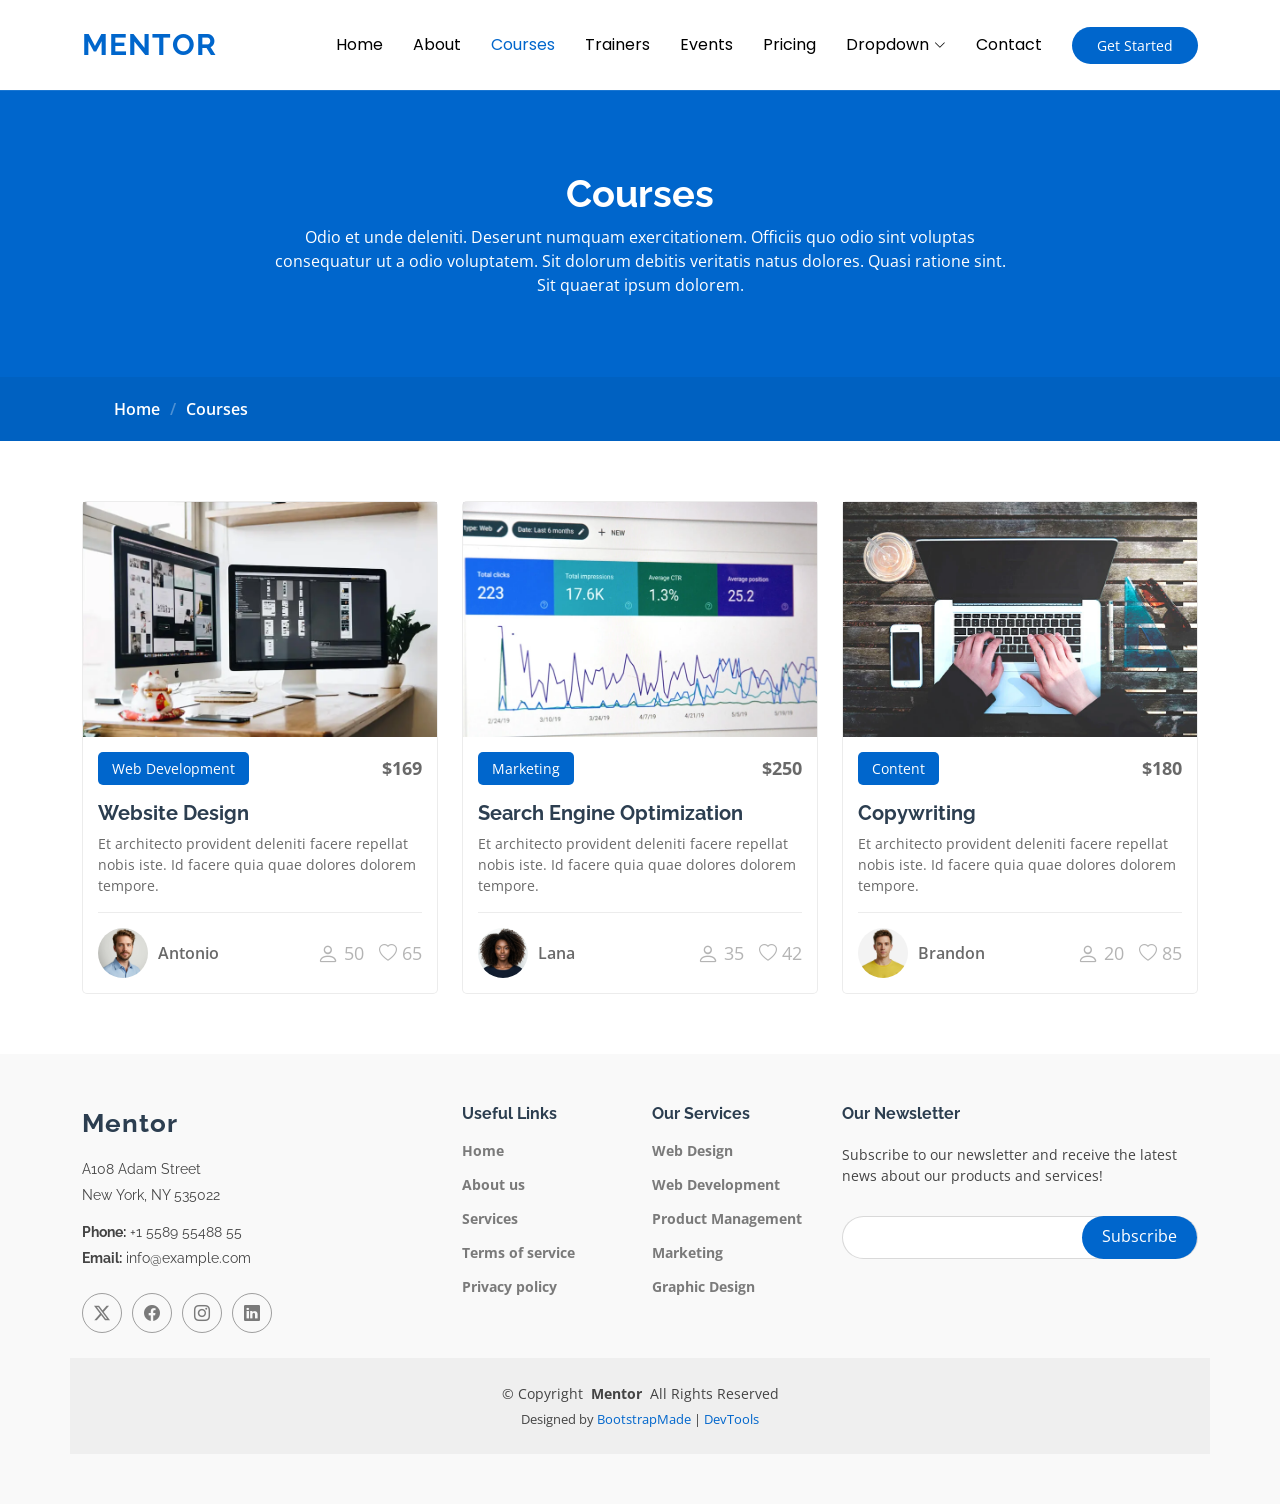
<file: public_html/courses.html>
<!DOCTYPE html>
<html lang="en">

<head>
  <meta charset="utf-8">
  <meta content="width=device-width, initial-scale=1.0" name="viewport">
  <title>Courses - Mentor Bootstrap Template</title>
  <meta name="description" content="">
  <meta name="keywords" content="">

  <!-- Favicons -->
  <link href="assets/img/favicon.png" rel="icon">
  <link href="assets/img/apple-touch-icon.png" rel="apple-touch-icon">

  <!-- Fonts -->
  <link href="https://fonts.googleapis.com" rel="preconnect">
  <link href="https://fonts.gstatic.com" rel="preconnect" crossorigin>
  <link href="https://fonts.googleapis.com/css2?family=Open+Sans:ital,wght@0,300;0,400;0,500;0,600;0,700;0,800;1,300;1,400;1,500;1,600;1,700;1,800&family=Poppins:ital,wght@0,100;0,200;0,300;0,400;0,500;0,600;0,700;0,800;0,900;1,100;1,200;1,300;1,400;1,500;1,600;1,700;1,800;1,900&family=Raleway:ital,wght@0,100;0,200;0,300;0,400;0,500;0,600;0,700;0,800;0,900;1,100;1,200;1,300;1,400;1,500;1,600;1,700;1,800;1,900&display=swap" rel="stylesheet">

  <!-- Vendor CSS Files -->
  <link href="assets/vendor/bootstrap/css/bootstrap.min.css" rel="stylesheet">
  <link href="assets/vendor/bootstrap-icons/bootstrap-icons.css" rel="stylesheet">
  <link href="assets/vendor/aos/aos.css" rel="stylesheet">
  <link href="assets/vendor/glightbox/css/glightbox.min.css" rel="stylesheet">
  <link href="assets/vendor/swiper/swiper-bundle.min.css" rel="stylesheet">

  <!-- Main CSS File -->
  <link href="assets/css/main.css" rel="stylesheet">

  <!-- =======================================================
  * Template Name: Mentor
  * Template URL: https://bootstrapmade.com/mentor-free-education-bootstrap-theme/
  * Updated: Jul 07 2025 with Bootstrap v5.3.7
  * Author: BootstrapMade.com
  * License: https://bootstrapmade.com/license/
  ======================================================== -->
</head>

<body class="courses-page">

  <header id="header" class="header d-flex align-items-center sticky-top">
    <div class="container-fluid container-xl position-relative d-flex align-items-center">

      <a href="index.html" class="logo d-flex align-items-center me-auto">
        <!-- Uncomment the line below if you also wish to use an image logo -->
        <!-- <img src="assets/img/logo.webp" alt=""> -->
        <h1 class="sitename">Mentor</h1>
      </a>

      <nav id="navmenu" class="navmenu">
        <ul>
          <li><a href="index.html">Home<br></a></li>
          <li><a href="about.html">About</a></li>
          <li><a href="courses.html" class="active">Courses</a></li>
          <li><a href="trainers.html">Trainers</a></li>
          <li><a href="events.html">Events</a></li>
          <li><a href="pricing.html">Pricing</a></li>
          <li class="dropdown"><a href="#"><span>Dropdown</span> <i class="bi bi-chevron-down toggle-dropdown"></i></a>
            <ul>
              <li><a href="#">Dropdown 1</a></li>
              <li class="dropdown"><a href="#"><span>Deep Dropdown</span> <i class="bi bi-chevron-down toggle-dropdown"></i></a>
                <ul>
                  <li><a href="#">Deep Dropdown 1</a></li>
                  <li><a href="#">Deep Dropdown 2</a></li>
                  <li><a href="#">Deep Dropdown 3</a></li>
                  <li><a href="#">Deep Dropdown 4</a></li>
                  <li><a href="#">Deep Dropdown 5</a></li>
                </ul>
              </li>
              <li><a href="#">Dropdown 2</a></li>
              <li><a href="#">Dropdown 3</a></li>
              <li><a href="#">Dropdown 4</a></li>
            </ul>
          </li>
          <li><a href="contact.html">Contact</a></li>
        </ul>
        <i class="mobile-nav-toggle d-xl-none bi bi-list"></i>
      </nav>

      <a class="btn-getstarted" href="courses.html">Get Started</a>

    </div>
  </header>

  <main class="main">

    <!-- Page Title -->
    <div class="page-title" data-aos="fade">
      <div class="heading">
        <div class="container">
          <div class="row d-flex justify-content-center text-center">
            <div class="col-lg-8">
              <h1>Courses</h1>
              <p class="mb-0">Odio et unde deleniti. Deserunt numquam exercitationem. Officiis quo odio sint voluptas consequatur ut a odio voluptatem. Sit dolorum debitis veritatis natus dolores. Quasi ratione sint. Sit quaerat ipsum dolorem.</p>
            </div>
          </div>
        </div>
      </div>
      <nav class="breadcrumbs">
        <div class="container">
          <ol>
            <li><a href="index.html">Home</a></li>
            <li class="current">Courses</li>
          </ol>
        </div>
      </nav>
    </div><!-- End Page Title -->

    <!-- Courses Section -->
    <section id="courses" class="courses section">

      <div class="container">

        <div class="row">

          <div class="col-lg-4 col-md-6 d-flex align-items-stretch" data-aos="zoom-in" data-aos-delay="100">
            <div class="course-item">
              <img src="assets/img/course/course-1.webp" class="img-fluid" alt="...">
              <div class="course-content">
                <div class="d-flex justify-content-between align-items-center mb-3">
                  <p class="category">Web Development</p>
                  <p class="price">$169</p>
                </div>

                <h3><a href="course-details.html">Website Design</a></h3>
                <p class="description">Et architecto provident deleniti facere repellat nobis iste. Id facere quia quae dolores dolorem tempore.</p>
                <div class="trainer d-flex justify-content-between align-items-center">
                  <div class="trainer-profile d-flex align-items-center">
                    <img src="assets/img/person/person-m-7.webp" class="img-fluid" alt="">
                    <a href="" class="trainer-link">Antonio</a>
                  </div>
                  <div class="trainer-rank d-flex align-items-center">
                    <i class="bi bi-person user-icon"></i>&nbsp;50
                    &nbsp;&nbsp;
                    <i class="bi bi-heart heart-icon"></i>&nbsp;65
                  </div>
                </div>
              </div>
            </div>
          </div> <!-- End Course Item-->

          <div class="col-lg-4 col-md-6 d-flex align-items-stretch mt-4 mt-md-0" data-aos="zoom-in" data-aos-delay="200">
            <div class="course-item">
              <img src="assets/img/course/course-2.webp" class="img-fluid" alt="...">
              <div class="course-content">
                <div class="d-flex justify-content-between align-items-center mb-3">
                  <p class="category">Marketing</p>
                  <p class="price">$250</p>
                </div>

                <h3><a href="course-details.html">Search Engine Optimization</a></h3>
                <p class="description">Et architecto provident deleniti facere repellat nobis iste. Id facere quia quae dolores dolorem tempore.</p>
                <div class="trainer d-flex justify-content-between align-items-center">
                  <div class="trainer-profile d-flex align-items-center">
                    <img src="assets/img/person/person-f-14.webp" class="img-fluid" alt="">
                    <a href="" class="trainer-link">Lana</a>
                  </div>
                  <div class="trainer-rank d-flex align-items-center">
                    <i class="bi bi-person user-icon"></i>&nbsp;35
                    &nbsp;&nbsp;
                    <i class="bi bi-heart heart-icon"></i>&nbsp;42
                  </div>
                </div>
              </div>
            </div>
          </div> <!-- End Course Item-->

          <div class="col-lg-4 col-md-6 d-flex align-items-stretch mt-4 mt-lg-0" data-aos="zoom-in" data-aos-delay="300">
            <div class="course-item">
              <img src="assets/img/course/course-3.webp" class="img-fluid" alt="...">
              <div class="course-content">
                <div class="d-flex justify-content-between align-items-center mb-3">
                  <p class="category">Content</p>
                  <p class="price">$180</p>
                </div>

                <h3><a href="course-details.html">Copywriting</a></h3>
                <p class="description">Et architecto provident deleniti facere repellat nobis iste. Id facere quia quae dolores dolorem tempore.</p>
                <div class="trainer d-flex justify-content-between align-items-center">
                  <div class="trainer-profile d-flex align-items-center">
                    <img src="assets/img/person/person-m-12.webp" class="img-fluid" alt="">
                    <a href="" class="trainer-link">Brandon</a>
                  </div>
                  <div class="trainer-rank d-flex align-items-center">
                    <i class="bi bi-person user-icon"></i>&nbsp;20
                    &nbsp;&nbsp;
                    <i class="bi bi-heart heart-icon"></i>&nbsp;85
                  </div>
                </div>
              </div>
            </div>
          </div> <!-- End Course Item-->

        </div>

      </div>

    </section><!-- /Courses Section -->

  </main>

  <footer id="footer" class="footer position-relative light-background">

    <div class="container footer-top">
      <div class="row gy-4">
        <div class="col-lg-4 col-md-6 footer-about">
          <a href="index.html" class="logo d-flex align-items-center">
            <span class="sitename">Mentor</span>
          </a>
          <div class="footer-contact pt-3">
            <p>A108 Adam Street</p>
            <p>New York, NY 535022</p>
            <p class="mt-3"><strong>Phone:</strong> <span>+1 5589 55488 55</span></p>
            <p><strong>Email:</strong> <span>info@example.com</span></p>
          </div>
          <div class="social-links d-flex mt-4">
            <a href=""><i class="bi bi-twitter-x"></i></a>
            <a href=""><i class="bi bi-facebook"></i></a>
            <a href=""><i class="bi bi-instagram"></i></a>
            <a href=""><i class="bi bi-linkedin"></i></a>
          </div>
        </div>

        <div class="col-lg-2 col-md-3 footer-links">
          <h4>Useful Links</h4>
          <ul>
            <li><a href="#">Home</a></li>
            <li><a href="#">About us</a></li>
            <li><a href="#">Services</a></li>
            <li><a href="#">Terms of service</a></li>
            <li><a href="#">Privacy policy</a></li>
          </ul>
        </div>

        <div class="col-lg-2 col-md-3 footer-links">
          <h4>Our Services</h4>
          <ul>
            <li><a href="#">Web Design</a></li>
            <li><a href="#">Web Development</a></li>
            <li><a href="#">Product Management</a></li>
            <li><a href="#">Marketing</a></li>
            <li><a href="#">Graphic Design</a></li>
          </ul>
        </div>

        <div class="col-lg-4 col-md-12 footer-newsletter">
          <h4>Our Newsletter</h4>
          <p>Subscribe to our newsletter and receive the latest news about our products and services!</p>
          <form action="forms/newsletter.php" method="post" class="php-email-form">
            <div class="newsletter-form"><input type="email" name="email"><input type="submit" value="Subscribe"></div>
            <div class="loading">Loading</div>
            <div class="error-message"></div>
            <div class="sent-message">Your subscription request has been sent. Thank you!</div>
          </form>
        </div>

      </div>
    </div>

    <div class="container copyright text-center mt-4">
      <p>© <span>Copyright</span> <strong class="px-1 sitename">Mentor</strong> <span>All Rights Reserved</span></p>
      <div class="credits">
        <!-- All the links in the footer should remain intact. -->
        <!-- You can delete the links only if you've purchased the pro version. -->
        <!-- Licensing information: https://bootstrapmade.com/license/ -->
        <!-- Purchase the pro version with working PHP/AJAX contact form: [buy-url] -->
        Designed by <a href="https://bootstrapmade.com/">BootstrapMade</a> | <a href="https://bootstrapmade.com/tools/">DevTools</a>
      </div>
    </div>

  </footer>

  <!-- Scroll Top -->
  <a href="#" id="scroll-top" class="scroll-top d-flex align-items-center justify-content-center"><i class="bi bi-arrow-up-short"></i></a>

  <!-- Preloader -->
  <div id="preloader"></div>

  <!-- Vendor JS Files -->
  <script src="assets/vendor/bootstrap/js/bootstrap.bundle.min.js"></script>
  <script src="assets/vendor/php-email-form/validate.js"></script>
  <script src="assets/vendor/aos/aos.js"></script>
  <script src="assets/vendor/glightbox/js/glightbox.min.js"></script>
  <script src="assets/vendor/purecounter/purecounter_vanilla.js"></script>
  <script src="assets/vendor/swiper/swiper-bundle.min.js"></script>

  <!-- Main JS File -->
  <script src="assets/js/main.js"></script>

</body>

</html>
</file>
<file: public_html/assets/css/main.css>
/**
* Template Name: Mentor
* Template URL: https://bootstrapmade.com/mentor-free-education-bootstrap-theme/
* Updated: Jul 07 2025 with Bootstrap v5.3.7
* Author: BootstrapMade.com
* License: https://bootstrapmade.com/license/
*/

/*--------------------------------------------------------------
# Font & Color Variables
# Help: https://bootstrapmade.com/color-system/
--------------------------------------------------------------*/
/* Fonts */
:root {
  --default-font: "Open Sans",  system-ui, -apple-system, "Segoe UI", Roboto, "Helvetica Neue", Arial, "Noto Sans", "Liberation Sans", sans-serif, "Apple Color Emoji", "Segoe UI Emoji", "Segoe UI Symbol", "Noto Color Emoji";
  --heading-font: "Raleway",  sans-serif;
  --nav-font: "Poppins",  sans-serif;
}

/* Global Colors - The following color variables are used throughout the website. Updating them here will change the color scheme of the entire website */
:root { 
  --background-color: #ffffff; /* Background color for the entire website, including individual sections */
  --default-color: #444444; /* Default color used for the majority of the text content across the entire website */
  --heading-color: #2c3e50; /* Color for headings, subheadings and title throughout the website */
  --accent-color: #0066cc; /* Accent color that represents your brand on the website. It's used for buttons, links, and other elements that need to stand out */
  --surface-color: #ffffff; /* The surface color is used as a background of boxed elements within sections, such as cards, icon boxes, or other elements that require a visual separation from the global background. */
  --contrast-color: #ffffff; /* Contrast color for text, ensuring readability against backgrounds of accent, heading, or default colors. */
}

/* Nav Menu Colors - The following color variables are used specifically for the navigation menu. They are separate from the global colors to allow for more customization options */
:root {
  --nav-color:   #000000;  /* The default color of the main navmenu links */
  --nav-hover-color: #0066cc; /* Applied to main navmenu links when they are hovered over or active */
  --nav-mobile-background-color: #ffffff; /* Used as the background color for mobile navigation menu */
  --nav-dropdown-background-color: #ffffff; /* Used as the background color for dropdown items that appear when hovering over primary navigation items */
  --nav-dropdown-color: #272828; /* Used for navigation links of the dropdown items in the navigation menu. */
  --nav-dropdown-hover-color: #5fcf80; /* Similar to --nav-hover-color, this color is applied to dropdown navigation links when they are hovered over. */
}

/* Color Presets - These classes override global colors when applied to any section or element, providing reuse of the sam color scheme. */

.light-background {
  --background-color: #f9f9f9;
  --surface-color: #ffffff;
}

.dark-background {
  --background-color: #060606;
  --default-color: #ffffff;
  --heading-color: #ffffff;
  --surface-color: #252525;
  --contrast-color: #ffffff;
}

/* Smooth scroll */
:root {
  scroll-behavior: smooth;
}

/*--------------------------------------------------------------
# General Styling & Shared Classes
--------------------------------------------------------------*/
body {
  color: var(--default-color);
  background-color: var(--background-color);
  font-family: var(--default-font);
}

a {
  color: var(--accent-color);
  text-decoration: none;
  transition: 0.3s;
}

a:hover {
  color: color-mix(in srgb, var(--accent-color), transparent 25%);
  text-decoration: none;
}

h1,
h2,
h3,
h4,
h5,
h6 {
  color: var(--heading-color);
  font-family: var(--heading-font);
}

/* PHP Email Form Messages
------------------------------*/
.php-email-form .error-message {
  display: none;
  background: #df1529;
  color: #ffffff;
  text-align: left;
  padding: 15px;
  margin-bottom: 24px;
  font-weight: 600;
}

.php-email-form .sent-message {
  display: none;
  color: #ffffff;
  background: #059652;
  text-align: center;
  padding: 15px;
  margin-bottom: 24px;
  font-weight: 600;
}

.php-email-form .loading {
  display: none;
  background: var(--surface-color);
  text-align: center;
  padding: 15px;
  margin-bottom: 24px;
}

.php-email-form .loading:before {
  content: "";
  display: inline-block;
  border-radius: 50%;
  width: 24px;
  height: 24px;
  margin: 0 10px -6px 0;
  border: 3px solid var(--accent-color);
  border-top-color: var(--surface-color);
  animation: php-email-form-loading 1s linear infinite;
}

@keyframes php-email-form-loading {
  0% {
    transform: rotate(0deg);
  }

  100% {
    transform: rotate(360deg);
  }
}

/* Pulsating Play Button
------------------------------*/
.pulsating-play-btn {
  width: 94px;
  height: 94px;
  background: radial-gradient(var(--accent-color) 50%, color-mix(in srgb, var(--accent-color), transparent 75%) 52%);
  border-radius: 50%;
  display: block;
  position: relative;
  overflow: hidden;
}

.pulsating-play-btn:before {
  content: "";
  position: absolute;
  width: 120px;
  height: 120px;
  animation-delay: 0s;
  animation: pulsate-play-btn 2s;
  animation-direction: forwards;
  animation-iteration-count: infinite;
  animation-timing-function: steps;
  opacity: 1;
  border-radius: 50%;
  border: 5px solid color-mix(in srgb, var(--accent-color), transparent 30%);
  top: -15%;
  left: -15%;
  background: rgba(198, 16, 0, 0);
}

.pulsating-play-btn:after {
  content: "";
  position: absolute;
  left: 50%;
  top: 50%;
  transform: translateX(-40%) translateY(-50%);
  width: 0;
  height: 0;
  border-top: 10px solid transparent;
  border-bottom: 10px solid transparent;
  border-left: 15px solid #fff;
  z-index: 100;
  transition: all 400ms cubic-bezier(0.55, 0.055, 0.675, 0.19);
}

.pulsating-play-btn:hover:before {
  content: "";
  position: absolute;
  left: 50%;
  top: 50%;
  transform: translateX(-40%) translateY(-50%);
  width: 0;
  height: 0;
  border: none;
  border-top: 10px solid transparent;
  border-bottom: 10px solid transparent;
  border-left: 15px solid #fff;
  z-index: 200;
  animation: none;
  border-radius: 0;
}

.pulsating-play-btn:hover:after {
  border-left: 15px solid var(--accent-color);
  transform: scale(20);
}

@keyframes pulsate-play-btn {
  0% {
    transform: scale(0.6, 0.6);
    opacity: 1;
  }

  100% {
    transform: scale(1, 1);
    opacity: 0;
  }
}

/*--------------------------------------------------------------
# Global Header
--------------------------------------------------------------*/
.header {
  color: var(--default-color);
  background-color: var(--background-color);
  padding: 15px 0;
  transition: all 0.5s;
  z-index: 997;
}

.header .logo {
  line-height: 1;
}

.header .logo img {
  max-height: 36px;
  margin-right: 8px;
}

.header .logo h1 {
  font-weight: 700;
  font-size: 30px;
  margin: 0;
  letter-spacing: 1px;
  text-transform: uppercase;
  color: var(--accent-color);
}

.header .btn-getstarted,
.header .btn-getstarted:focus {
  color: var(--contrast-color);
  background: var(--accent-color);
  font-size: 14px;
  padding: 8px 25px;
  margin: 0 0 0 30px;
  border-radius: 50px;
  transition: 0.3s;
}

.header .btn-getstarted:hover,
.header .btn-getstarted:focus:hover {
  color: var(--contrast-color);
  background: color-mix(in srgb, var(--accent-color), transparent 15%);
}

@media (max-width: 1200px) {
  .header .logo {
    order: 1;
  }

  .header .btn-getstarted {
    order: 2;
    margin: 0 15px 0 0;
    padding: 6px 15px;
  }

  .header .navmenu {
    order: 3;
  }
}

.scrolled .header {
  box-shadow: 0px 0 18px rgba(0, 0, 0, 0.1);
}

/*--------------------------------------------------------------
# Navigation Menu
--------------------------------------------------------------*/
/* Navmenu - Desktop */
@media (min-width: 1200px) {
  .navmenu {
    padding: 0;
  }

  .navmenu ul {
    margin: 0;
    padding: 0;
    display: flex;
    list-style: none;
    align-items: center;
  }

  .navmenu li {
    position: relative;
  }

  .navmenu a,
  .navmenu a:focus {
    color: var(--nav-color);
    padding: 18px 15px;
    font-size: 16px;
    font-family: var(--nav-font);
    font-weight: 400;
    display: flex;
    align-items: center;
    justify-content: space-between;
    white-space: nowrap;
    transition: 0.3s;
  }

  .navmenu a i,
  .navmenu a:focus i {
    font-size: 12px;
    line-height: 0;
    margin-left: 5px;
    transition: 0.3s;
  }

  .navmenu li:last-child a {
    padding-right: 0;
  }

  .navmenu li:hover>a,
  .navmenu .active,
  .navmenu .active:focus {
    color: var(--nav-hover-color);
  }

  .navmenu .dropdown ul {
    margin: 0;
    padding: 10px 0;
    background: var(--nav-dropdown-background-color);
    display: block;
    position: absolute;
    visibility: hidden;
    left: 14px;
    top: 130%;
    opacity: 0;
    transition: 0.3s;
    border-radius: 4px;
    z-index: 99;
    box-shadow: 0px 0px 30px rgba(0, 0, 0, 0.1);
  }

  .navmenu .dropdown ul li {
    min-width: 200px;
  }

  .navmenu .dropdown ul a {
    padding: 10px 20px;
    font-size: 15px;
    text-transform: none;
    color: var(--nav-dropdown-color);
  }

  .navmenu .dropdown ul a i {
    font-size: 12px;
  }

  .navmenu .dropdown ul a:hover,
  .navmenu .dropdown ul .active:hover,
  .navmenu .dropdown ul li:hover>a {
    color: var(--nav-dropdown-hover-color);
  }

  .navmenu .dropdown:hover>ul {
    opacity: 1;
    top: 100%;
    visibility: visible;
  }

  .navmenu .dropdown .dropdown ul {
    top: 0;
    left: -90%;
    visibility: hidden;
  }

  .navmenu .dropdown .dropdown:hover>ul {
    opacity: 1;
    top: 0;
    left: -100%;
    visibility: visible;
  }
}

/* Navmenu - Mobile */
@media (max-width: 1199px) {
  .mobile-nav-toggle {
    color: var(--nav-color);
    font-size: 28px;
    line-height: 0;
    margin-right: 10px;
    cursor: pointer;
    transition: color 0.3s;
  }

  .navmenu {
    padding: 0;
    z-index: 9997;
  }

  .navmenu ul {
    display: none;
    list-style: none;
    position: absolute;
    inset: 60px 20px 20px 20px;
    padding: 10px 0;
    margin: 0;
    border-radius: 6px;
    background-color: var(--nav-mobile-background-color);
    border: 1px solid color-mix(in srgb, var(--default-color), transparent 90%);
    box-shadow: none;
    overflow-y: auto;
    transition: 0.3s;
    z-index: 9998;
  }

  .navmenu a,
  .navmenu a:focus {
    color: var(--nav-dropdown-color);
    padding: 10px 20px;
    font-family: var(--nav-font);
    font-size: 17px;
    font-weight: 500;
    display: flex;
    align-items: center;
    justify-content: space-between;
    white-space: nowrap;
    transition: 0.3s;
  }

  .navmenu a i,
  .navmenu a:focus i {
    font-size: 12px;
    line-height: 0;
    margin-left: 5px;
    width: 30px;
    height: 30px;
    display: flex;
    align-items: center;
    justify-content: center;
    border-radius: 50%;
    transition: 0.3s;
    background-color: color-mix(in srgb, var#ff6600, transparent 90%);
  }

  .navmenu a i:hover,
  .navmenu a:focus i:hover {
    background-color: var#ff6600;
    color: var(--contrast-color);
  }

  .navmenu a:hover,
  .navmenu .active,
  .navmenu .active:focus {
    color: var(--nav-dropdown-hover-color);
  }

  .navmenu .active i,
  .navmenu .active:focus i {
    background-color: var#ff6600;
    color: var(--contrast-color);
    transform: rotate(180deg);
  }

  .navmenu .dropdown ul {
    position: static;
    display: none;
    z-index: 99;
    padding: 10px 0;
    margin: 10px 20px;
    background-color: var(--nav-dropdown-background-color);
    transition: all 0.5s ease-in-out;
  }

  .navmenu .dropdown ul ul {
    background-color: rgba(33, 37, 41, 0.1);
  }

  .navmenu .dropdown>.dropdown-active {
    display: block;
    background-color: rgba(33, 37, 41, 0.03);
  }

  .mobile-nav-active {
    overflow: hidden;
  }

  .mobile-nav-active .mobile-nav-toggle {
    color: #fff;
    position: absolute;
    font-size: 32px;
    top: 15px;
    right: 15px;
    margin-right: 0;
    z-index: 9999;
  }

  .mobile-nav-active .navmenu {
    position: fixed;
    overflow: hidden;
    inset: 0;
    background: rgba(33, 37, 41, 0.8);
    transition: 0.3s;
  }

  .mobile-nav-active .navmenu>ul {
    display: block;
  }
}

/*--------------------------------------------------------------
# Global Footer
--------------------------------------------------------------*/
.footer {
  color: var(--default-color);
  background-color: var(--background-color);
  font-size: 14px;
  padding-bottom: 50px;
  position: relative;
}

.footer .footer-top {
  padding-top: 50px;
}

.footer .footer-about .logo {
  margin-bottom: 0;
}

.footer .footer-about .logo img {
  max-height: 40px;
  margin-right: 6px;
}

.footer .footer-about .logo span {
  font-size: 26px;
  font-weight: 700;
  letter-spacing: 1px;
  font-family: var(--heading-font);
  color: var(--heading-color);
}

.footer .footer-about p {
  font-size: 14px;
  font-family: var(--heading-font);
}

.footer .social-links a {
  display: flex;
  align-items: center;
  justify-content: center;
  width: 40px;
  height: 40px;
  border-radius: 50%;
  border: 1px solid color-mix(in srgb, var(--default-color), transparent 50%);
  font-size: 16px;
  color: color-mix(in srgb, var(--default-color), transparent 30%);
  margin-right: 10px;
  transition: 0.3s;
}

.footer .social-links a:hover {
  color: var(--accent-color);
  border-color: var(--accent-color);
}

.footer h4 {
  font-size: 16px;
  font-weight: bold;
  position: relative;
  padding-bottom: 12px;
}

.footer .footer-links {
  margin-bottom: 30px;
}

.footer .footer-links ul {
  list-style: none;
  padding: 0;
  margin: 0;
}

.footer .footer-links ul i {
  padding-right: 2px;
  font-size: 12px;
  line-height: 0;
}

.footer .footer-links ul li {
  padding: 10px 0;
  display: flex;
  align-items: center;
}

.footer .footer-links ul li:first-child {
  padding-top: 0;
}

.footer .footer-links ul a {
  color: color-mix(in srgb, var(--default-color), transparent 30%);
  display: inline-block;
  line-height: 1;
}

.footer .footer-links ul a:hover {
  color: var(--accent-color);
}

.footer .footer-contact p {
  margin-bottom: 5px;
}

.footer .footer-newsletter .newsletter-form {
  margin-top: 30px;
  margin-bottom: 15px;
  padding: 6px 8px;
  position: relative;
  border-radius: 50px;
  border: 1px solid color-mix(in srgb, var(--default-color), transparent 80%);
  display: flex;
  background-color: var(--surface-color);
  transition: 0.3s;
}

.footer .footer-newsletter .newsletter-form:focus-within {
  border-color: var(--accent-color);
}

.footer .footer-newsletter .newsletter-form input[type=email] {
  border: 0;
  padding: 4px 8px;
  width: 100%;
  background-color: var(--surface-color);
  color: var(--default-color);
}

.footer .footer-newsletter .newsletter-form input[type=email]:focus-visible {
  outline: none;
}

.footer .footer-newsletter .newsletter-form input[type=submit] {
  border: 0;
  font-size: 16px;
  padding: 0 20px 2px 20px;
  margin: -7px -8px -7px 0;
  background: var(--accent-color);
  color: var(--contrast-color);
  transition: 0.3s;
  border-radius: 50px;
}

.footer .footer-newsletter .newsletter-form input[type=submit]:hover {
  background: color-mix(in srgb, var(--accent-color), transparent 20%);
}

.footer .copyright {
  padding-top: 25px;
  padding-bottom: 25px;
  background-color: color-mix(in srgb, var(--default-color), transparent 95%);
}

.footer .copyright p {
  margin-bottom: 0;
}

.footer .credits {
  margin-top: 6px;
  font-size: 13px;
}
.footer-links li {
  display: flex;
  align-items: center;
  gap: 10px; /* separación limpia */
}
.footer-links li a {
  font-weight: bold;
}
/*--------------------------------------------------------------
# Preloader
--------------------------------------------------------------*/
#preloader {
  position: fixed;
  inset: 0;
  z-index: 999999;
  overflow: hidden;
  background: var(--background-color);
  transition: all 0.6s ease-out;
}

#preloader:before {
  content: "";
  position: fixed;
  top: calc(50% - 30px);
  left: calc(50% - 30px);
  border: 6px solid #ffffff;
  border-color: var(--accent-color) transparent var(--accent-color) transparent;
  border-radius: 50%;
  width: 60px;
  height: 60px;
  animation: animate-preloader 1.5s linear infinite;
}

@keyframes animate-preloader {
  0% {
    transform: rotate(0deg);
  }

  100% {
    transform: rotate(360deg);
  }
}

/*--------------------------------------------------------------
# Scroll Top Button
--------------------------------------------------------------*/
.scroll-top {
  position: fixed;
  visibility: hidden;
  opacity: 0;
  right: 15px;
  bottom: -15px;
  z-index: 99999;
  background-color: var(--accent-color);
  width: 44px;
  height: 44px;
  border-radius: 50px;
  transition: all 0.4s;
}

.scroll-top i {
  font-size: 24px;
  color: var(--contrast-color);
  line-height: 0;
}

.scroll-top:hover {
  background-color: color-mix(in srgb, var(--accent-color), transparent 20%);
  color: var(--contrast-color);
}

.scroll-top.active {
  visibility: visible;
  opacity: 1;
  bottom: 15px;
}

/*--------------------------------------------------------------
# Disable aos animation delay on mobile devices
--------------------------------------------------------------*/
@media screen and (max-width: 768px) {
  [data-aos-delay] {
    transition-delay: 0 !important;
  }
}

/*--------------------------------------------------------------
# Global Page Titles & Breadcrumbs
--------------------------------------------------------------*/
.page-title {
  --default-color: var(--contrast-color);
  --background-color: var(--accent-color);
  --heading-color: var(--contrast-color);
  color: var(--default-color);
  background-color: var(--background-color);
  position: relative;
}

.page-title .heading {
  padding: 80px 0;
  border-top: 1px solid color-mix(in srgb, var(--default-color), transparent 90%);
}

.page-title .heading h1 {
  font-size: 38px;
  font-weight: 700;
}

.page-title nav {
  background-color: color-mix(in srgb, var(--accent-color) 90%, black 5%);
  padding: 20px 0;
}

.page-title nav a {
  color: var(--default-color);
}

.page-title nav ol {
  display: flex;
  flex-wrap: wrap;
  list-style: none;
  margin: 0;
  font-size: 16px;
  font-weight: 600;
}

.page-title nav ol li+li {
  padding-left: 10px;
}

.page-title nav ol li+li::before {
  content: "/";
  display: inline-block;
  padding-right: 10px;
  color: color-mix(in srgb, var(--default-color), transparent 70%);
}

/*--------------------------------------------------------------
# Global Sections
--------------------------------------------------------------*/
section,
.section {
  color: var(--default-color);
  background-color: var(--background-color);
  padding: 60px 0;
  scroll-margin-top: 900px;
  overflow: clip;
}

@media (max-width: 1199px) {

  section,
  .section {
    scroll-margin-top: 66px;
  }
}

/*--------------------------------------------------------------
# Global Section Titles
--------------------------------------------------------------*/
.section-title {
  padding-bottom: 60px;
  position: relative;
}

.section-title h2 {
  font-size: 14px;
  font-weight: 500;
  padding: 0;
  line-height: 1px;
  margin: 0;
  letter-spacing: 1.5px;
  text-transform: uppercase;
  color: color-mix(in srgb, var(--default-color), transparent 50%);
  position: relative;
}

.section-title h2::after {
  content: "";
  width: 120px;
  height: 1px;
  display: inline-block;
  background: var(--accent-color);
  margin: 4px 10px;
}

.section-title p {
  color: var(--heading-color);
  margin: 0;
  font-size: 36px;
  font-weight: 700;
  font-family: var(--nav-font);
  text-transform: uppercase;
}
.section-title h2 {
  font-weight: bold;
}
.section-title {
  margin-bottom: 50px; /* separa del contenido */
  margin-top: 30px;   /* lo baja un poco */
}
.section-title h2::before,
.section-title h2::after {
  display: none;
}
/*--------------------------------------------------------------
# Hero Section
--------------------------------------------------------------*/
.hero {
  width: 100%;
  min-height: 80vh;
  position: relative;
  padding: 80px 0;
  display: flex;
  align-items: center;
  justify-content: center;
  color: var(--default-color);
}

.hero img {
  position: absolute;
  inset: 0;
  display: block;
  width: 100%;
  height: 100%;
  object-fit: cover;
  z-index: 1;
}

.hero:before {
  content: "";
  background: color-mix(in srgb, var(--background-color), transparent 60%);
  position: absolute;
  inset: 0;
  z-index: 2;
}

.hero .container {
  position: relative;
  z-index: 3;
}

.hero h2 {
  margin: 0;
  font-size: 48px;
  font-weight: 700;
}

.hero p {
  color: color-mix(in srgb, var(--default-color), transparent 20%);
  margin: 10px 0 0 0;
  font-size: 24px;
}

.hero .btn-get-started {
  font-weight: 500;
  font-size: 15px;
  letter-spacing: 1px;
  display: inline-block;
  padding: 8px 35px 10px 35px;
  border-radius: 50px;
  transition: 0.4s;
  margin-top: 30px;
  border: 2px solid var(--default-color);
  color: var(--default-color);
}

.hero .btn-get-started:hover {
  background: var(--accent-color);
  border: 2px solid var(--accent-color);
}

@media (max-width: 768px) {
  .hero h2 {
    font-size: 32px;
  }

  .hero p {
    font-size: 18px;
  }
}

/*--------------------------------------------------------------
# About Section
--------------------------------------------------------------*/
.about .content h3 {
  font-size: 2rem;
  font-weight: 700;
}

.about .content ul {
  list-style: none;
  padding: 0;
}

.about .content ul li {
  padding-bottom: 10px;
}

.about .content ul i {
  font-size: 1.25rem;
  margin-right: 4px;
  color: var(--accent-color);
}

.about .content p:last-child {
  margin-bottom: 0;
}

.about .content .read-more {
  background: var(--accent-color);
  color: var(--contrast-color);
  font-family: var(--heading-font);
  font-weight: 500;
  font-size: 15px;
  letter-spacing: 1px;
  padding: 10px 24px 12px 24px;
  border-radius: 50px;
  transition: 0.3s;
  display: inline-flex;
  align-items: center;
  justify-content: center;
}

.about .content .read-more i {
  font-size: 18px;
  margin-left: 5px;
  line-height: 0;
  transition: 0.3s;
}

.about .content .read-more:hover {
  background: color-mix(in srgb, var(--accent-color), transparent 20%);
  padding-right: 19px;
}

.about .content .read-more:hover i {
  margin-left: 10px;
}

/*--------------------------------------------------------------
# Counts Section
--------------------------------------------------------------*/
.counts {
  padding: 25px 0;
}

.counts .stats-item {
  padding: 30px;
  width: 100%;
}

.counts .stats-item span {
  font-size: 48px;
  display: block;
  color: var(--accent-color);
  font-weight: 700;
}

.counts .stats-item p {
  color: color-mix(in srgb, var(--default-color), transparent 40%);
  padding: 0;
  margin: 0;
  font-family: var(--heading-font);
  font-size: 15px;
  font-weight: 600;
}

/*--------------------------------------------------------------
# Why Us Section
--------------------------------------------------------------*/
.why-us .why-box {
  color: var(--contrast-color);
  background: var(--accent-color);
  padding: 30px;
}

.why-us .why-box h3 {
  color: var(--contrast-color);
  font-weight: 700;
  font-size: 34px;
  margin-bottom: 30px;
}

.why-us .why-box p {
  margin-bottom: 30px;
}

.why-us .why-box .more-btn {
  display: inline-block;
  background: color-mix(in srgb, var(--contrast-color), transparent 85%);
  padding: 8px 40px 10px 40px;
  color: var(--contrast-color);
  transition: all ease-in-out 0.4s;
  border-radius: 50px;
}

.why-us .why-box .more-btn i {
  font-size: 14px;
}

.why-us .why-box .more-btn:hover {
  color: var(--accent-color);
  background: var(--surface-color);
}

.why-us .icon-box {
  background-color: var(--surface-color);
  text-align: center;
  padding: 40px 30px;
  width: 100%;
  height: 100%;
  border: 1px solid color-mix(in srgb, var(--default-color), transparent 90%);
}

.why-us .icon-box i {
  color: var(--accent-color);
  font-size: 32px;
  margin-bottom: 30px;
  background: color-mix(in srgb, var(--accent-color), transparent 95%);
  border-radius: 50px;
  display: flex;
  align-items: center;
  justify-content: center;
  width: 72px;
  height: 72px;
  transition: 0.3s;
}

.why-us .icon-box h4 {
  font-size: 20px;
  font-weight: 700;
  margin: 0 0 30px 0;
}

.why-us .icon-box p {
  font-size: 15px;
  color: color-mix(in srgb, var(--default-color), transparent 30%);
}

.why-us .icon-box:hover i {
  color: var(--contrast-color);
  background: var(--accent-color);
}

/*--------------------------------------------------------------
# Features Section
--------------------------------------------------------------*/
.features {
  padding: 10px 0;
}

.features .features-item {
  background-color: var(--surface-color);
  display: flex;
  align-items: center;
  padding: 20px;
  transition: 0.3s;
  border: 1px solid color-mix(in srgb, var(--default-color), transparent 90%);
  position: relative;
}

.features .features-item i {
  font-size: 32px;
  padding-right: 10px;
  line-height: 0;
}

.features .features-item h3 {
  font-weight: 700;
  margin: 0;
  padding: 0;
  line-height: 1;
  font-size: 16px;
}

.features .features-item h3 a {
  color: var(--heading-color);
  transition: 0.3s;
}

.features .features-item:hover {
  border-color: var(--accent-color);
}

.features .features-item:hover h3 a {
  color: var(--accent-color);
}

/*--------------------------------------------------------------
# Courses Section
--------------------------------------------------------------*/
.courses .course-item {
  background-color: var(--surface-color);
  border: 1px solid color-mix(in srgb, var(--default-color), transparent 90%);
  border-radius: 5px;
}

.courses .course-content {
  padding: 15px;
}

.courses .course-content h3 {
  font-weight: 700;
  font-size: 20px;
}

.courses .course-content h3 a {
  color: var(--heading-color);
  transition: 0.3s;
}

.courses .course-content h3 a:hover {
  color: var(--accent-color);
}

.courses .course-content .category {
  background: var(--accent-color);
  color: var(--contrast-color);
  font-size: 14px;
  padding: 6px 14px;
  margin: 0;
  border-radius: 5px;
}

.courses .course-content .price {
  margin: 0;
  font-weight: 700;
  font-size: 18px;
  color: color-mix(in srgb, var(--default-color), transparent 20%);
}

.courses .course-content .description {
  font-size: 14px;
  color: color-mix(in srgb, var(--default-color), transparent 20%);
}

.courses .trainer {
  padding-top: 15px;
  border-top: 1px solid color-mix(in srgb, var(--default-color), transparent 90%);
}

.courses .trainer .trainer-profile img {
  max-width: 50px;
  border-radius: 50px;
}

.courses .trainer .trainer-profile .trainer-link {
  padding-left: 10px;
  font-weight: 600;
  font-size: 16px;
  color: color-mix(in srgb, var(--default-color), transparent 20%);
  transition: 0.3s;
}

.courses .trainer .trainer-profile .trainer-link:hover {
  color: var(--accent-color);
}

.courses .trainer .trainer-rank {
  font-size: 18px;
  color: color-mix(in srgb, var(--default-color), transparent 60%);
}

.courses .trainer .trainer-rank .user-icon {
  font-size: 22px;
}

/*--------------------------------------------------------------
# Trainers Index Section
--------------------------------------------------------------*/
.trainers-index .member {
  background-color: var(--surface-color);
  border: 1px solid color-mix(in srgb, var(--default-color), transparent 90%);
  text-align: center;
  margin-bottom: 20px;
}

.trainers-index .member img {
  margin: -1px -1px 30px -1px;
}

.trainers-index .member .member-content {
  padding: 0 20px 30px 20px;
}

.trainers-index .member h4 {
  font-weight: 700;
  margin-bottom: 2px;
  font-size: 18px;
}

.trainers-index .member span {
  font-style: italic;
  display: block;
  font-size: 13px;
  color: color-mix(in srgb, var(--default-color), transparent 20%);
}

.trainers-index .member p {
  padding-top: 10px;
  font-size: 14px;
  font-style: italic;
  color: color-mix(in srgb, var(--default-color), transparent 40%);
}

.trainers-index .member .social {
  margin-top: 15px;
}

.trainers-index .member .social a {
  color: color-mix(in srgb, var(--default-color), transparent 60%);
  transition: 0.3s;
}

.trainers-index .member .social a:hover {
  color: var(--accent-color);
}

.trainers-index .member .social i {
  font-size: 18px;
  margin: 0 2px;
}
.trainers-index .row {
  display: flex;
  flex-wrap: wrap;
  gap: 300px; /* separación real */
}
/*--------------------------------------------------------------
# About Us Section
--------------------------------------------------------------*/
.about-us .content h3 {
  font-size: 2rem;
  font-weight: 700;
}

.about-us .content ul {
  list-style: none;
  padding: 0;
}

.about-us .content ul li {
  padding-bottom: 10px;
}

.about-us .content ul i {
  font-size: 1.25rem;
  margin-right: 4px;
  color: var(--accent-color);
}

.about-us .content p:last-child {
  margin-bottom: 0;
}

/*--------------------------------------------------------------
# Testimonials Section
--------------------------------------------------------------*/
.testimonials .testimonial-wrap {
  padding-left: 50px;
}

.testimonials .testimonials-carousel,
.testimonials .testimonials-slider {
  overflow: hidden;
}

.testimonials .testimonial-item {
  background-color: var(--surface-color);
  border: 1px solid color-mix(in srgb, var(--default-color), transparent 90%);
  box-sizing: content-box;
  padding: 30px 30px 30px 60px;
  margin: 30px 15px;
  min-height: 200px;
  position: relative;
}

.testimonials .testimonial-item .testimonial-img {
  width: 90px;
  border-radius: 10px;
  border: 6px solid var(--background-color);
  position: absolute;
  left: -45px;
}

.testimonials .testimonial-item h3 {
  font-size: 18px;
  font-weight: bold;
  margin: 10px 0 5px 0;
}

.testimonials .testimonial-item h4 {
  color: color-mix(in srgb, var(--default-color), transparent 50%);
  font-size: 14px;
  margin: 0;
}

.testimonials .testimonial-item .stars {
  margin: 10px 0;
}

.testimonials .testimonial-item .stars i {
  color: #ffc107;
  margin: 0 1px;
}

.testimonials .testimonial-item .quote-icon-left,
.testimonials .testimonial-item .quote-icon-right {
  color: color-mix(in srgb, var(--accent-color), transparent 60%);
  font-size: 26px;
  line-height: 0;
}

.testimonials .testimonial-item .quote-icon-left {
  display: inline-block;
  left: -5px;
  position: relative;
}

.testimonials .testimonial-item .quote-icon-right {
  display: inline-block;
  right: -5px;
  position: relative;
  top: 10px;
  transform: scale(-1, -1);
}

.testimonials .testimonial-item p {
  font-style: italic;
  margin: 15px auto 15px auto;
}

.testimonials .swiper-wrapper {
  height: auto;
}

.testimonials .swiper-pagination {
  margin-top: 20px;
  position: relative;
}

.testimonials .swiper-pagination .swiper-pagination-bullet {
  width: 12px;
  height: 12px;
  background-color: var(--background-color);
  opacity: 1;
  border: 1px solid var(--accent-color);
}

.testimonials .swiper-pagination .swiper-pagination-bullet-active {
  background-color: var(--accent-color);
}

@media (max-width: 767px) {
  .testimonials .testimonial-wrap {
    padding-left: 0;
  }

  .testimonials .testimonials-carousel,
  .testimonials .testimonials-slider {
    overflow: hidden;
  }

  .testimonials .testimonial-item {
    padding: 30px;
    margin: 15px;
  }

  .testimonials .testimonial-item .testimonial-img {
    position: static;
    left: auto;
  }
}

/*--------------------------------------------------------------
# Course Details Section
--------------------------------------------------------------*/
.course-details .course-header {
  margin-bottom: 40px;
}

.course-details .course-header .course-image {
  margin-bottom: 20px;
  border-radius: 12px;
  overflow: hidden;
}

.course-details .course-header .course-image img {
  width: 100%;
  height: 400px;
  object-fit: cover;
}

.course-details .course-header .course-meta {
  display: flex;
  justify-content: space-between;
  align-items: center;
  flex-wrap: wrap;
  gap: 20px;
}

@media (max-width: 768px) {
  .course-details .course-header .course-meta {
    flex-direction: column;
    align-items: flex-start;
  }
}

.course-details .course-header .instructor {
  display: flex;
  align-items: center;
  gap: 15px;
}

.course-details .course-header .instructor .instructor-avatar {
  width: 60px;
  height: 60px;
  border-radius: 50%;
  object-fit: cover;
}

.course-details .course-header .instructor .instructor-info h6 {
  margin: 0;
  font-size: 16px;
  font-weight: 600;
  color: var(--heading-color);
}

.course-details .course-header .instructor .instructor-info span {
  font-size: 14px;
  color: color-mix(in srgb, var(--default-color), transparent 30%);
}

.course-details .course-header .course-stats {
  display: flex;
  gap: 25px;
}

@media (max-width: 576px) {
  .course-details .course-header .course-stats {
    flex-wrap: wrap;
    gap: 15px;
  }
}

.course-details .course-header .course-stats .stat-item {
  display: flex;
  align-items: center;
  gap: 8px;
  font-size: 14px;
  color: var(--default-color);
}

.course-details .course-header .course-stats .stat-item i {
  color: var(--accent-color);
}

.course-details .course-content {
  margin-bottom: 50px;
}

.course-details .course-content h2 {
  font-size: 32px;
  margin-bottom: 25px;
  color: var(--heading-color);
}

@media (max-width: 768px) {
  .course-details .course-content h2 {
    font-size: 26px;
  }
}

.course-details .course-content .course-description {
  margin-bottom: 40px;
}

.course-details .course-content .course-description p {
  font-size: 16px;
  line-height: 1.7;
  margin-bottom: 15px;
  color: var(--default-color);
}

.course-details .course-content .what-you-learn {
  background-color: var(--surface-color);
  padding: 30px;
  border-radius: 12px;
  border: 1px solid color-mix(in srgb, var(--default-color), transparent 90%);
}

.course-details .course-content .what-you-learn h3 {
  font-size: 24px;
  margin-bottom: 25px;
  color: var(--heading-color);
}

.course-details .course-content .what-you-learn .learn-list {
  list-style: none;
  padding: 0;
  margin: 0;
}

.course-details .course-content .what-you-learn .learn-list li {
  display: flex;
  align-items: flex-start;
  gap: 12px;
  margin-bottom: 15px;
  font-size: 15px;
  line-height: 1.6;
  color: var(--default-color);
}

.course-details .course-content .what-you-learn .learn-list li i {
  color: var(--accent-color);
  font-size: 18px;
  margin-top: 2px;
  flex-shrink: 0;
}

.course-details .course-curriculum {
  margin-bottom: 50px;
}

.course-details .course-curriculum h3 {
  font-size: 24px;
  margin-bottom: 30px;
  color: var(--heading-color);
}

.course-details .course-curriculum .curriculum-section {
  margin-bottom: 25px;
  border: 1px solid color-mix(in srgb, var(--default-color), transparent 90%);
  border-radius: 8px;
  overflow: hidden;
}

.course-details .course-curriculum .curriculum-section .section-header {
  background-color: var(--surface-color);
  padding: 20px;
  display: flex;
  justify-content: space-between;
  align-items: center;
  border-bottom: 1px solid color-mix(in srgb, var(--default-color), transparent 90%);
}

@media (max-width: 576px) {
  .course-details .course-curriculum .curriculum-section .section-header {
    flex-direction: column;
    align-items: flex-start;
    gap: 10px;
  }
}

.course-details .course-curriculum .curriculum-section .section-header h4 {
  font-size: 18px;
  margin: 0;
  color: var(--heading-color);
}

.course-details .course-curriculum .curriculum-section .section-header .lessons-count {
  font-size: 14px;
  color: color-mix(in srgb, var(--default-color), transparent 30%);
}

.course-details .course-curriculum .curriculum-section .lessons {
  padding: 0;
}

.course-details .course-curriculum .curriculum-section .lessons .lesson-item {
  padding: 15px 20px;
  display: flex;
  justify-content: space-between;
  align-items: center;
  border-bottom: 1px solid color-mix(in srgb, var(--default-color), transparent 95%);
  transition: background-color 0.3s;
}

.course-details .course-curriculum .curriculum-section .lessons .lesson-item:hover {
  background-color: color-mix(in srgb, var(--accent-color), transparent 95%);
}

.course-details .course-curriculum .curriculum-section .lessons .lesson-item:last-child {
  border-bottom: none;
}

.course-details .course-curriculum .curriculum-section .lessons .lesson-item .lesson-info {
  display: flex;
  align-items: center;
  gap: 12px;
}

.course-details .course-curriculum .curriculum-section .lessons .lesson-item .lesson-info i {
  color: var(--accent-color);
  font-size: 18px;
}

.course-details .course-curriculum .curriculum-section .lessons .lesson-item .lesson-info span {
  font-size: 15px;
  color: var(--default-color);
}

.course-details .course-curriculum .curriculum-section .lessons .lesson-item .lesson-duration {
  font-size: 14px;
  color: color-mix(in srgb, var(--default-color), transparent 40%);
  font-weight: 500;
}

.course-details .course-sidebar {
  position: sticky;
  top: 100px;
}

.course-details .course-sidebar .pricing-card {
  background-color: var(--surface-color);
  border: 1px solid color-mix(in srgb, var(--default-color), transparent 90%);
  border-radius: 12px;
  padding: 30px;
  text-align: center;
  margin-bottom: 30px;
  box-shadow: 0 5px 20px color-mix(in srgb, var(--default-color), transparent 90%);
}

.course-details .course-sidebar .pricing-card .price {
  margin-bottom: 10px;
}

.course-details .course-sidebar .pricing-card .price .currency {
  font-size: 24px;
  font-weight: 600;
  color: var(--accent-color);
  vertical-align: top;
}

.course-details .course-sidebar .pricing-card .price .amount {
  font-size: 48px;
  font-weight: 700;
  color: var(--accent-color);
}

.course-details .course-sidebar .pricing-card .price .period {
  font-size: 16px;
  color: color-mix(in srgb, var(--default-color), transparent 40%);
}

.course-details .course-sidebar .pricing-card .original-price {
  font-size: 18px;
  color: color-mix(in srgb, var(--default-color), transparent 50%);
  text-decoration: line-through;
  margin-bottom: 25px;
}

.course-details .course-sidebar .pricing-card .course-features {
  margin-bottom: 30px;
}

.course-details .course-sidebar .pricing-card .course-features .feature {
  display: flex;
  align-items: center;
  gap: 12px;
  margin-bottom: 12px;
  text-align: left;
}

.course-details .course-sidebar .pricing-card .course-features .feature i {
  color: var(--accent-color);
  font-size: 16px;
  width: 16px;
}

.course-details .course-sidebar .pricing-card .course-features .feature span {
  font-size: 14px;
  color: var(--default-color);
}

.course-details .course-sidebar .pricing-card .btn-enroll {
  width: 100%;
  padding: 15px;
  background-color: var(--accent-color);
  color: var(--contrast-color);
  border: none;
  border-radius: 8px;
  font-size: 16px;
  font-weight: 600;
  margin-bottom: 15px;
  transition: all 0.3s;
}

.course-details .course-sidebar .pricing-card .btn-enroll:hover {
  background-color: color-mix(in srgb, var(--accent-color), black 10%);
  transform: translateY(-2px);
}

.course-details .course-sidebar .pricing-card .btn-preview {
  width: 100%;
  padding: 15px;
  background-color: transparent;
  color: var(--accent-color);
  border: 2px solid var(--accent-color);
  border-radius: 8px;
  font-size: 16px;
  font-weight: 600;
  transition: all 0.3s;
}

.course-details .course-sidebar .pricing-card .btn-preview:hover {
  background-color: var(--accent-color);
  color: var(--contrast-color);
}

.course-details .course-sidebar .course-info-card {
  background-color: var(--surface-color);
  border: 1px solid color-mix(in srgb, var(--default-color), transparent 90%);
  border-radius: 12px;
  padding: 25px;
  margin-bottom: 30px;
}

.course-details .course-sidebar .course-info-card h4 {
  font-size: 18px;
  margin-bottom: 20px;
  color: var(--heading-color);
}

.course-details .course-sidebar .course-info-card .info-item {
  display: flex;
  justify-content: space-between;
  margin-bottom: 12px;
  padding-bottom: 12px;
  border-bottom: 1px solid color-mix(in srgb, var(--default-color), transparent 95%);
}

.course-details .course-sidebar .course-info-card .info-item:last-child {
  margin-bottom: 0;
  padding-bottom: 0;
  border-bottom: none;
}

.course-details .course-sidebar .course-info-card .info-item .label {
  font-size: 14px;
  font-weight: 600;
  color: var(--default-color);
}

.course-details .course-sidebar .course-info-card .info-item .value {
  font-size: 14px;
  color: color-mix(in srgb, var(--default-color), transparent 20%);
}

.course-details .course-sidebar .course-tags {
  background-color: var(--surface-color);
  border: 1px solid color-mix(in srgb, var(--default-color), transparent 90%);
  border-radius: 12px;
  padding: 25px;
}

.course-details .course-sidebar .course-tags h4 {
  font-size: 18px;
  margin-bottom: 20px;
  color: var(--heading-color);
}

.course-details .course-sidebar .course-tags .tags-list {
  display: flex;
  flex-wrap: wrap;
  gap: 10px;
}

.course-details .course-sidebar .course-tags .tags-list .tag {
  padding: 6px 12px;
  background-color: color-mix(in srgb, var(--accent-color), transparent 90%);
  color: var(--accent-color);
  border-radius: 20px;
  font-size: 12px;
  font-weight: 500;
  transition: all 0.3s;
}

.course-details .course-sidebar .course-tags .tags-list .tag:hover {
  background-color: var(--accent-color);
  color: var(--contrast-color);
}

@media (max-width: 768px) {
  .course-details .course-sidebar {
    position: static;
    margin-top: 40px;
  }
}

/*--------------------------------------------------------------
# Tabs Section
--------------------------------------------------------------*/
.tabs {
  padding-top: 30;
}

.tabs .nav-tabs {
  border: 0;
}

.tabs .nav-link {
  background-color: var(--background-color);
  border: 0;
  padding: 12px 15px;
  transition: 0.3s;
  color: var(--default-color);
  border-radius: 0;
  border-right: 2px solid color-mix(in srgb, var(--default-color), transparent 90%);
  font-weight: 600;
  font-size: 15px;
}

.tabs .nav-link:hover {
  color: var(--accent-color);
}

.tabs .nav-link.active {
  background-color: var(--surface-color);
  color: var(--accent-color);
  border-color: var(--accent-color);
}

.tabs .tab-pane.active {
  animation: fadeIn 0.5s ease-out;
}

.tabs .details h3 {
  font-size: 26px;
  font-weight: 600;
  margin-bottom: 20px;
}

.tabs .details p {
  color: color-mix(in srgb, var(--default-color), transparent 20%);
}

.tabs .details p:last-child {
  margin-bottom: 0;
}

@media (max-width: 992px) {
  .tabs .nav-link {
    border: 0;
    padding: 15px;
  }

  .tabs .nav-link.active {
    color: var(--accent-color);
    background: var(--accent-color);
  }
}

/*--------------------------------------------------------------
# Trainers Section
--------------------------------------------------------------*/
.trainers .member {
  position: relative;
}

.trainers .member .member-img {
  margin: 0 80px;
  border-radius: 50%;
  overflow: hidden;
  position: relative;
}

@media (max-width: 1024px) {
  .trainers .member .member-img {
    margin: 0 60px;
  }
}

.trainers .member .member-img img {
  position: relative;
  z-index: 1;
}

.trainers .member .member-img .social {
  position: absolute;
  inset: 0;
  background-color: rgba(0, 0, 0, 0.6);
  display: flex;
  justify-content: center;
  align-items: center;
  z-index: 2;
  padding-bottom: 20px;
  transition: 0.3s;
  visibility: hidden;
  opacity: 0;
}

.trainers .member .member-img .social a {
  transition: 0.3s;
  color: var(--contrast-color);
  font-size: 20px;
  margin: 0 8px;
}

.trainers .member .member-img .social a:hover {
  color: var(--accent-color);
}

.trainers .member .member-info {
  margin-top: 30px;
}

.trainers .member .member-info h4 {
  font-weight: 700;
  margin-bottom: 6px;
  font-size: 18px;
}

.trainers .member .member-info span {
  font-style: italic;
  display: block;
  font-size: 15px;
  color: color-mix(in srgb, var(--default-color), transparent 40%);
  margin-bottom: 10px;
}

.trainers .member .member-info p {
  margin-bottom: 0;
  font-size: 14px;
}

.trainers .member:hover .member-img .social {
  padding-bottom: 0;
  visibility: visible;
  opacity: 1;
}

/*--------------------------------------------------------------
# Events Section
--------------------------------------------------------------*/
.events .card {
  background-color: var(--background-color);
  border: 0;
  padding: 0 30px;
  margin-bottom: 60px;
  position: relative;
}

.events .card-img {
  width: calc(100% + 60px);
  margin-left: -30px;
  overflow: hidden;
  z-index: 9;
  border-radius: 0;
}

.events .card-img img {
  max-width: 100%;
  transition: all 0.3s ease-in-out;
}

.events .card-body {
  z-index: 10;
  background: var(--surface-color);
  border-top: 4px solid var(--surface-color);
  padding: 30px;
  box-shadow: 0px 2px 15px rgba(0, 0, 0, 0.1);
  margin-top: -60px;
  transition: 0.3s;
}

.events .card-title {
  font-weight: 700;
  text-align: center;
  margin-bottom: 20px;
}

.events .card-title a {
  color: var(--default-color);
  transition: 0.3s;
}

.events .card-text {
  color: color-mix(in srgb, var(--default-color), transparent 30%);
}

.events .card:hover img {
  transform: scale(1.1);
}

.events .card:hover .card-body {
  border-color: var(--accent-color);
}

.events .card:hover .card-body .card-title a {
  color: var(--accent-color);
}

/*--------------------------------------------------------------
# Pricing Section
--------------------------------------------------------------*/
.pricing .pricing-item {
  background-color: var(--surface-color);
  box-shadow: 0px 0px 4px rgba(0, 0, 0, 0.1);
  padding: 20px;
  text-align: center;
  border-radius: 5px;
  position: relative;
  overflow: hidden;
}

.pricing .pricing-item h3 {
  margin: -20px -20px 20px -20px;
  padding: 20px 15px;
  font-size: 16px;
  font-weight: 600;
  color: color-mix(in srgb, var(--default-color), transparent 20%);
  background: color-mix(in srgb, var(--default-color), transparent 95%);
}

.pricing .pricing-item h4 {
  font-size: 36px;
  font-weight: 600;
  font-family: var(--heading-font);
}

.pricing .pricing-item h4 sup {
  font-size: 20px;
  top: -15px;
  left: -3px;
}

.pricing .pricing-item h4 span {
  color: color-mix(in srgb, var(--default-color), transparent 40%);
  font-size: 16px;
  font-weight: 300;
}

.pricing .pricing-item ul {
  padding: 15px 0;
  list-style: none;
  text-align: center;
  line-height: 20px;
  font-size: 14px;
}

.pricing .pricing-item ul li {
  padding-bottom: 16px;
}

.pricing .pricing-item ul i {
  color: var(--accent-color);
  font-size: 18px;
  padding-right: 4px;
}

.pricing .pricing-item ul .na {
  color: color-mix(in srgb, var(--default-color), transparent 40%);
  text-decoration: line-through;
}

.pricing .btn-wrap {
  background: color-mix(in srgb, var(--default-color), transparent 95%);
  margin: 0 -20px -20px -20px;
  padding: 20px 15px;
  text-align: center;
}

.pricing .btn-buy {
  background: var(--accent-color);
  color: var(--contrast-color);
  display: inline-block;
  padding: 8px 35px 10px 35px;
  border-radius: 4px;
  transition: none;
  font-size: 14px;
  font-weight: 400;
  font-family: var(--heading-font);
  font-weight: 600;
  transition: 0.3s;
}

.pricing .btn-buy:hover {
  background: color-mix(in srgb, var(--accent-color), transparent 20%);
}

.pricing .featured h3 {
  background: var(--accent-color);
  color: var(--contrast-color);
}

.pricing .advanced {
  background: var(--accent-color);
  color: var(--contrast-color);
  width: 200px;
  position: absolute;
  top: 18px;
  right: -68px;
  transform: rotate(45deg);
  z-index: 1;
  font-size: 14px;
  padding: 1px 0 3px 0;
}

/*--------------------------------------------------------------
# Contact Section
--------------------------------------------------------------*/
.contact {
  padding-top: 8px;
  padding-bottom: 40px;
}

.contact .info-item+.info-item {
  margin-top: 40px;
}

.contact .info-item i {
  color: var(--contrast-color);
  background: var(--accent-color);
  font-size: 20px;
  width: 48px;
  height: 48px;
  display: flex;
  justify-content: center;
  align-items: center;
  border-radius: 50px;
  transition: all 0.3s ease-in-out;
  margin-right: 15px;
}

.contact .info-item h3 {
  padding: 0;
  font-size: 18px;
  font-weight: 700;
  margin-bottom: 5px;
}

.contact .info-item p {
  padding: 0;
  margin-bottom: 0;
  font-size: 14px;
}

.contact .php-email-form {
  height: 100%;
}

.contact .php-email-form input[type=text],
.contact .php-email-form input[type=email],
.contact .php-email-form textarea {
  font-size: 14px;
  padding: 10px 15px;
  box-shadow: none;
  border-radius: 0;
  color: var(--default-color);
  background-color: color-mix(in srgb, var(--background-color), transparent 50%);
  border-color: color-mix(in srgb, var(--default-color), transparent 80%);
}

.contact .php-email-form input[type=text]:focus,
.contact .php-email-form input[type=email]:focus,
.contact .php-email-form textarea:focus {
  border-color: var(--accent-color);
}

.contact .php-email-form input[type=text]::placeholder,
.contact .php-email-form input[type=email]::placeholder,
.contact .php-email-form textarea::placeholder {
  color: color-mix(in srgb, var(--default-color), transparent 70%);
}

.contact .php-email-form button[type=submit] {
  color: var(--contrast-color);
  background: var(--accent-color);
  border: 0;
  padding: 10px 30px 12px 30px;
  transition: 0.4s;
  border-radius: 50px;
}

.contact .php-email-form button[type=submit]:hover {
  background: color-mix(in srgb, var(--accent-color), transparent 20%);
}

/*--------------------------------------------------------------
# Starter Section Section
--------------------------------------------------------------*/
.starter-section {
  /* Add your styles here */
}
</file>
<file: assets/css/main.css>
/**
* Template Name: Mentor
* Template URL: https://bootstrapmade.com/mentor-free-education-bootstrap-theme/
* Updated: Jul 07 2025 with Bootstrap v5.3.7
* Author: BootstrapMade.com
* License: https://bootstrapmade.com/license/
*/

/*--------------------------------------------------------------
# Font & Color Variables
# Help: https://bootstrapmade.com/color-system/
--------------------------------------------------------------*/
/* Fonts */
:root {
  --default-font: "Open Sans",  system-ui, -apple-system, "Segoe UI", Roboto, "Helvetica Neue", Arial, "Noto Sans", "Liberation Sans", sans-serif, "Apple Color Emoji", "Segoe UI Emoji", "Segoe UI Symbol", "Noto Color Emoji";
  --heading-font: "Raleway",  sans-serif;
  --nav-font: "Poppins",  sans-serif;
}

/* Global Colors - The following color variables are used throughout the website. Updating them here will change the color scheme of the entire website */
:root { 
  --background-color: #ffffff; /* Background color for the entire website, including individual sections */
  --default-color: #444444; /* Default color used for the majority of the text content across the entire website */
  --heading-color: #2c3e50; /* Color for headings, subheadings and title throughout the website */
  --accent-color: #0066cc; /* Accent color that represents your brand on the website. It's used for buttons, links, and other elements that need to stand out */
  --surface-color: #ffffff; /* The surface color is used as a background of boxed elements within sections, such as cards, icon boxes, or other elements that require a visual separation from the global background. */
  --contrast-color: #ffffff; /* Contrast color for text, ensuring readability against backgrounds of accent, heading, or default colors. */
}

/* Nav Menu Colors - The following color variables are used specifically for the navigation menu. They are separate from the global colors to allow for more customization options */
:root {
  --nav-color:   #000000;  /* The default color of the main navmenu links */
  --nav-hover-color: #0066cc; /* Applied to main navmenu links when they are hovered over or active */
  --nav-mobile-background-color: #ffffff; /* Used as the background color for mobile navigation menu */
  --nav-dropdown-background-color: #ffffff; /* Used as the background color for dropdown items that appear when hovering over primary navigation items */
  --nav-dropdown-color: #272828; /* Used for navigation links of the dropdown items in the navigation menu. */
  --nav-dropdown-hover-color: #5fcf80; /* Similar to --nav-hover-color, this color is applied to dropdown navigation links when they are hovered over. */
}

/* Color Presets - These classes override global colors when applied to any section or element, providing reuse of the sam color scheme. */

.light-background {
  --background-color: #f9f9f9;
  --surface-color: #ffffff;
}

.dark-background {
  --background-color: #060606;
  --default-color: #ffffff;
  --heading-color: #ffffff;
  --surface-color: #252525;
  --contrast-color: #ffffff;
}

/* Smooth scroll */
:root {
  scroll-behavior: smooth;
}

/*--------------------------------------------------------------
# General Styling & Shared Classes
--------------------------------------------------------------*/
body {
  color: var(--default-color);
  background-color: var(--background-color);
  font-family: var(--default-font);
}

a {
  color: var(--accent-color);
  text-decoration: none;
  transition: 0.3s;
}

a:hover {
  color: color-mix(in srgb, var(--accent-color), transparent 25%);
  text-decoration: none;
}

h1,
h2,
h3,
h4,
h5,
h6 {
  color: var(--heading-color);
  font-family: var(--heading-font);
}

/* PHP Email Form Messages
------------------------------*/
.php-email-form .error-message {
  display: none;
  background: #df1529;
  color: #ffffff;
  text-align: left;
  padding: 15px;
  margin-bottom: 24px;
  font-weight: 600;
}

.php-email-form .sent-message {
  display: none;
  color: #ffffff;
  background: #059652;
  text-align: center;
  padding: 15px;
  margin-bottom: 24px;
  font-weight: 600;
}

.php-email-form .loading {
  display: none;
  background: var(--surface-color);
  text-align: center;
  padding: 15px;
  margin-bottom: 24px;
}

.php-email-form .loading:before {
  content: "";
  display: inline-block;
  border-radius: 50%;
  width: 24px;
  height: 24px;
  margin: 0 10px -6px 0;
  border: 3px solid var(--accent-color);
  border-top-color: var(--surface-color);
  animation: php-email-form-loading 1s linear infinite;
}

@keyframes php-email-form-loading {
  0% {
    transform: rotate(0deg);
  }

  100% {
    transform: rotate(360deg);
  }
}

/* Pulsating Play Button
------------------------------*/
.pulsating-play-btn {
  width: 94px;
  height: 94px;
  background: radial-gradient(var(--accent-color) 50%, color-mix(in srgb, var(--accent-color), transparent 75%) 52%);
  border-radius: 50%;
  display: block;
  position: relative;
  overflow: hidden;
}

.pulsating-play-btn:before {
  content: "";
  position: absolute;
  width: 120px;
  height: 120px;
  animation-delay: 0s;
  animation: pulsate-play-btn 2s;
  animation-direction: forwards;
  animation-iteration-count: infinite;
  animation-timing-function: steps;
  opacity: 1;
  border-radius: 50%;
  border: 5px solid color-mix(in srgb, var(--accent-color), transparent 30%);
  top: -15%;
  left: -15%;
  background: rgba(198, 16, 0, 0);
}

.pulsating-play-btn:after {
  content: "";
  position: absolute;
  left: 50%;
  top: 50%;
  transform: translateX(-40%) translateY(-50%);
  width: 0;
  height: 0;
  border-top: 10px solid transparent;
  border-bottom: 10px solid transparent;
  border-left: 15px solid #fff;
  z-index: 100;
  transition: all 400ms cubic-bezier(0.55, 0.055, 0.675, 0.19);
}

.pulsating-play-btn:hover:before {
  content: "";
  position: absolute;
  left: 50%;
  top: 50%;
  transform: translateX(-40%) translateY(-50%);
  width: 0;
  height: 0;
  border: none;
  border-top: 10px solid transparent;
  border-bottom: 10px solid transparent;
  border-left: 15px solid #fff;
  z-index: 200;
  animation: none;
  border-radius: 0;
}

.pulsating-play-btn:hover:after {
  border-left: 15px solid var(--accent-color);
  transform: scale(20);
}

@keyframes pulsate-play-btn {
  0% {
    transform: scale(0.6, 0.6);
    opacity: 1;
  }

  100% {
    transform: scale(1, 1);
    opacity: 0;
  }
}

/*--------------------------------------------------------------
# Global Header
--------------------------------------------------------------*/
.header {
  color: var(--default-color);
  background-color: var(--background-color);
  padding: 15px 0;
  transition: all 0.5s;
  z-index: 997;
}

.header .logo {
  line-height: 1;
}

.header .logo img {
  max-height: 36px;
  margin-right: 8px;
}

.header .logo h1 {
  font-weight: 700;
  font-size: 30px;
  margin: 0;
  letter-spacing: 1px;
  text-transform: uppercase;
  color: var(--accent-color);
}

.header .btn-getstarted,
.header .btn-getstarted:focus {
  color: var(--contrast-color);
  background: var(--accent-color);
  font-size: 14px;
  padding: 8px 25px;
  margin: 0 0 0 30px;
  border-radius: 50px;
  transition: 0.3s;
}

.header .btn-getstarted:hover,
.header .btn-getstarted:focus:hover {
  color: var(--contrast-color);
  background: color-mix(in srgb, var(--accent-color), transparent 15%);
}

@media (max-width: 1200px) {
  .header .logo {
    order: 1;
  }

  .header .btn-getstarted {
    order: 2;
    margin: 0 15px 0 0;
    padding: 6px 15px;
  }

  .header .navmenu {
    order: 3;
  }
}

.scrolled .header {
  box-shadow: 0px 0 18px rgba(0, 0, 0, 0.1);
}

/*--------------------------------------------------------------
# Navigation Menu
--------------------------------------------------------------*/
/* Navmenu - Desktop */
@media (min-width: 1200px) {
  .navmenu {
    padding: 0;
  }

  .navmenu ul {
    margin: 0;
    padding: 0;
    display: flex;
    list-style: none;
    align-items: center;
  }

  .navmenu li {
    position: relative;
  }

  .navmenu a,
  .navmenu a:focus {
    color: var(--nav-color);
    padding: 18px 15px;
    font-size: 16px;
    font-family: var(--nav-font);
    font-weight: 400;
    display: flex;
    align-items: center;
    justify-content: space-between;
    white-space: nowrap;
    transition: 0.3s;
  }

  .navmenu a i,
  .navmenu a:focus i {
    font-size: 12px;
    line-height: 0;
    margin-left: 5px;
    transition: 0.3s;
  }

  .navmenu li:last-child a {
    padding-right: 0;
  }

  .navmenu li:hover>a,
  .navmenu .active,
  .navmenu .active:focus {
    color: var(--nav-hover-color);
  }

  .navmenu .dropdown ul {
    margin: 0;
    padding: 10px 0;
    background: var(--nav-dropdown-background-color);
    display: block;
    position: absolute;
    visibility: hidden;
    left: 14px;
    top: 130%;
    opacity: 0;
    transition: 0.3s;
    border-radius: 4px;
    z-index: 99;
    box-shadow: 0px 0px 30px rgba(0, 0, 0, 0.1);
  }

  .navmenu .dropdown ul li {
    min-width: 200px;
  }

  .navmenu .dropdown ul a {
    padding: 10px 20px;
    font-size: 15px;
    text-transform: none;
    color: var(--nav-dropdown-color);
  }

  .navmenu .dropdown ul a i {
    font-size: 12px;
  }

  .navmenu .dropdown ul a:hover,
  .navmenu .dropdown ul .active:hover,
  .navmenu .dropdown ul li:hover>a {
    color: var(--nav-dropdown-hover-color);
  }

  .navmenu .dropdown:hover>ul {
    opacity: 1;
    top: 100%;
    visibility: visible;
  }

  .navmenu .dropdown .dropdown ul {
    top: 0;
    left: -90%;
    visibility: hidden;
  }

  .navmenu .dropdown .dropdown:hover>ul {
    opacity: 1;
    top: 0;
    left: -100%;
    visibility: visible;
  }
}

/* Navmenu - Mobile */
@media (max-width: 1199px) {
  .mobile-nav-toggle {
    color: var(--nav-color);
    font-size: 28px;
    line-height: 0;
    margin-right: 10px;
    cursor: pointer;
    transition: color 0.3s;
  }

  .navmenu {
    padding: 0;
    z-index: 9997;
  }

  .navmenu ul {
    display: none;
    list-style: none;
    position: absolute;
    inset: 60px 20px 20px 20px;
    padding: 10px 0;
    margin: 0;
    border-radius: 6px;
    background-color: var(--nav-mobile-background-color);
    border: 1px solid color-mix(in srgb, var(--default-color), transparent 90%);
    box-shadow: none;
    overflow-y: auto;
    transition: 0.3s;
    z-index: 9998;
  }

  .navmenu a,
  .navmenu a:focus {
    color: var(--nav-dropdown-color);
    padding: 10px 20px;
    font-family: var(--nav-font);
    font-size: 17px;
    font-weight: 500;
    display: flex;
    align-items: center;
    justify-content: space-between;
    white-space: nowrap;
    transition: 0.3s;
  }

  .navmenu a i,
  .navmenu a:focus i {
    font-size: 12px;
    line-height: 0;
    margin-left: 5px;
    width: 30px;
    height: 30px;
    display: flex;
    align-items: center;
    justify-content: center;
    border-radius: 50%;
    transition: 0.3s;
    background-color: color-mix(in srgb, var#ff6600, transparent 90%);
  }

  .navmenu a i:hover,
  .navmenu a:focus i:hover {
    background-color: var#ff6600;
    color: var(--contrast-color);
  }

  .navmenu a:hover,
  .navmenu .active,
  .navmenu .active:focus {
    color: var(--nav-dropdown-hover-color);
  }

  .navmenu .active i,
  .navmenu .active:focus i {
    background-color: var#ff6600;
    color: var(--contrast-color);
    transform: rotate(180deg);
  }

  .navmenu .dropdown ul {
    position: static;
    display: none;
    z-index: 99;
    padding: 10px 0;
    margin: 10px 20px;
    background-color: var(--nav-dropdown-background-color);
    transition: all 0.5s ease-in-out;
  }

  .navmenu .dropdown ul ul {
    background-color: rgba(33, 37, 41, 0.1);
  }

  .navmenu .dropdown>.dropdown-active {
    display: block;
    background-color: rgba(33, 37, 41, 0.03);
  }

  .mobile-nav-active {
    overflow: hidden;
  }

  .mobile-nav-active .mobile-nav-toggle {
    color: #fff;
    position: absolute;
    font-size: 32px;
    top: 15px;
    right: 15px;
    margin-right: 0;
    z-index: 9999;
  }

  .mobile-nav-active .navmenu {
    position: fixed;
    overflow: hidden;
    inset: 0;
    background: rgba(33, 37, 41, 0.8);
    transition: 0.3s;
  }

  .mobile-nav-active .navmenu>ul {
    display: block;
  }
}

/*--------------------------------------------------------------
# Global Footer
--------------------------------------------------------------*/
.footer {
  color: var(--default-color);
  background-color: var(--background-color);
  font-size: 14px;
  padding-bottom: 50px;
  position: relative;
}

.footer .footer-top {
  padding-top: 50px;
}

.footer .footer-about .logo {
  margin-bottom: 0;
}

.footer .footer-about .logo img {
  max-height: 40px;
  margin-right: 6px;
}

.footer .footer-about .logo span {
  font-size: 26px;
  font-weight: 700;
  letter-spacing: 1px;
  font-family: var(--heading-font);
  color: var(--heading-color);
}

.footer .footer-about p {
  font-size: 14px;
  font-family: var(--heading-font);
}

.footer .social-links a {
  display: flex;
  align-items: center;
  justify-content: center;
  width: 40px;
  height: 40px;
  border-radius: 50%;
  border: 1px solid color-mix(in srgb, var(--default-color), transparent 50%);
  font-size: 16px;
  color: color-mix(in srgb, var(--default-color), transparent 30%);
  margin-right: 10px;
  transition: 0.3s;
}

.footer .social-links a:hover {
  color: var(--accent-color);
  border-color: var(--accent-color);
}

.footer h4 {
  font-size: 16px;
  font-weight: bold;
  position: relative;
  padding-bottom: 12px;
}

.footer .footer-links {
  margin-bottom: 30px;
}

.footer .footer-links ul {
  list-style: none;
  padding: 0;
  margin: 0;
}

.footer .footer-links ul i {
  padding-right: 2px;
  font-size: 12px;
  line-height: 0;
}

.footer .footer-links ul li {
  padding: 10px 0;
  display: flex;
  align-items: center;
}

.footer .footer-links ul li:first-child {
  padding-top: 0;
}

.footer .footer-links ul a {
  color: color-mix(in srgb, var(--default-color), transparent 30%);
  display: inline-block;
  line-height: 1;
}

.footer .footer-links ul a:hover {
  color: var(--accent-color);
}

.footer .footer-contact p {
  margin-bottom: 5px;
}

.footer .footer-newsletter .newsletter-form {
  margin-top: 30px;
  margin-bottom: 15px;
  padding: 6px 8px;
  position: relative;
  border-radius: 50px;
  border: 1px solid color-mix(in srgb, var(--default-color), transparent 80%);
  display: flex;
  background-color: var(--surface-color);
  transition: 0.3s;
}

.footer .footer-newsletter .newsletter-form:focus-within {
  border-color: var(--accent-color);
}

.footer .footer-newsletter .newsletter-form input[type=email] {
  border: 0;
  padding: 4px 8px;
  width: 100%;
  background-color: var(--surface-color);
  color: var(--default-color);
}

.footer .footer-newsletter .newsletter-form input[type=email]:focus-visible {
  outline: none;
}

.footer .footer-newsletter .newsletter-form input[type=submit] {
  border: 0;
  font-size: 16px;
  padding: 0 20px 2px 20px;
  margin: -7px -8px -7px 0;
  background: var(--accent-color);
  color: var(--contrast-color);
  transition: 0.3s;
  border-radius: 50px;
}

.footer .footer-newsletter .newsletter-form input[type=submit]:hover {
  background: color-mix(in srgb, var(--accent-color), transparent 20%);
}

.footer .copyright {
  padding-top: 25px;
  padding-bottom: 25px;
  background-color: color-mix(in srgb, var(--default-color), transparent 95%);
}

.footer .copyright p {
  margin-bottom: 0;
}

.footer .credits {
  margin-top: 6px;
  font-size: 13px;
}
.footer-links li {
  display: flex;
  align-items: center;
  gap: 10px; /* separación limpia */
}
.footer-links li a {
  font-weight: bold;
}
/*--------------------------------------------------------------
# Preloader
--------------------------------------------------------------*/
#preloader {
  position: fixed;
  inset: 0;
  z-index: 999999;
  overflow: hidden;
  background: var(--background-color);
  transition: all 0.6s ease-out;
}

#preloader:before {
  content: "";
  position: fixed;
  top: calc(50% - 30px);
  left: calc(50% - 30px);
  border: 6px solid #ffffff;
  border-color: var(--accent-color) transparent var(--accent-color) transparent;
  border-radius: 50%;
  width: 60px;
  height: 60px;
  animation: animate-preloader 1.5s linear infinite;
}

@keyframes animate-preloader {
  0% {
    transform: rotate(0deg);
  }

  100% {
    transform: rotate(360deg);
  }
}

/*--------------------------------------------------------------
# Scroll Top Button
--------------------------------------------------------------*/
.scroll-top {
  position: fixed;
  visibility: hidden;
  opacity: 0;
  right: 15px;
  bottom: -15px;
  z-index: 99999;
  background-color: var(--accent-color);
  width: 44px;
  height: 44px;
  border-radius: 50px;
  transition: all 0.4s;
}

.scroll-top i {
  font-size: 24px;
  color: var(--contrast-color);
  line-height: 0;
}

.scroll-top:hover {
  background-color: color-mix(in srgb, var(--accent-color), transparent 20%);
  color: var(--contrast-color);
}

.scroll-top.active {
  visibility: visible;
  opacity: 1;
  bottom: 15px;
}

/*--------------------------------------------------------------
# Disable aos animation delay on mobile devices
--------------------------------------------------------------*/
@media screen and (max-width: 768px) {
  [data-aos-delay] {
    transition-delay: 0 !important;
  }
}

/*--------------------------------------------------------------
# Global Page Titles & Breadcrumbs
--------------------------------------------------------------*/
.page-title {
  --default-color: var(--contrast-color);
  --background-color: var(--accent-color);
  --heading-color: var(--contrast-color);
  color: var(--default-color);
  background-color: var(--background-color);
  position: relative;
}

.page-title .heading {
  padding: 80px 0;
  border-top: 1px solid color-mix(in srgb, var(--default-color), transparent 90%);
}

.page-title .heading h1 {
  font-size: 38px;
  font-weight: 700;
}

.page-title nav {
  background-color: color-mix(in srgb, var(--accent-color) 90%, black 5%);
  padding: 20px 0;
}

.page-title nav a {
  color: var(--default-color);
}

.page-title nav ol {
  display: flex;
  flex-wrap: wrap;
  list-style: none;
  margin: 0;
  font-size: 16px;
  font-weight: 600;
}

.page-title nav ol li+li {
  padding-left: 10px;
}

.page-title nav ol li+li::before {
  content: "/";
  display: inline-block;
  padding-right: 10px;
  color: color-mix(in srgb, var(--default-color), transparent 70%);
}

/*--------------------------------------------------------------
# Global Sections
--------------------------------------------------------------*/
section,
.section {
  color: var(--default-color);
  background-color: var(--background-color);
  padding: 60px 0;
  scroll-margin-top: 900px;
  overflow: clip;
}

@media (max-width: 1199px) {

  section,
  .section {
    scroll-margin-top: 66px;
  }
}

/*--------------------------------------------------------------
# Global Section Titles
--------------------------------------------------------------*/
.section-title {
  padding-bottom: 60px;
  position: relative;
}

.section-title h2 {
  font-size: 14px;
  font-weight: 500;
  padding: 0;
  line-height: 1px;
  margin: 0;
  letter-spacing: 1.5px;
  text-transform: uppercase;
  color: color-mix(in srgb, var(--default-color), transparent 50%);
  position: relative;
}

.section-title h2::after {
  content: "";
  width: 120px;
  height: 1px;
  display: inline-block;
  background: var(--accent-color);
  margin: 4px 10px;
}

.section-title p {
  color: var(--heading-color);
  margin: 0;
  font-size: 36px;
  font-weight: 700;
  font-family: var(--nav-font);
  text-transform: uppercase;
}
.section-title h2 {
  font-weight: bold;
}
.section-title {
  margin-bottom: 50px; /* separa del contenido */
  margin-top: 30px;   /* lo baja un poco */
}
.section-title h2::before,
.section-title h2::after {
  display: none;
}
/*--------------------------------------------------------------
# Hero Section
--------------------------------------------------------------*/
.hero {
  width: 100%;
  min-height: 80vh;
  position: relative;
  padding: 80px 0;
  display: flex;
  align-items: center;
  justify-content: center;
  color: var(--default-color);
}

.hero img {
  position: absolute;
  inset: 0;
  display: block;
  width: 100%;
  height: 100%;
  object-fit: cover;
  z-index: 1;
}

.hero:before {
  content: "";
  background: color-mix(in srgb, var(--background-color), transparent 60%);
  position: absolute;
  inset: 0;
  z-index: 2;
}

.hero .container {
  position: relative;
  z-index: 3;
}

.hero h2 {
  margin: 0;
  font-size: 48px;
  font-weight: 700;
}

.hero p {
  color: color-mix(in srgb, var(--default-color), transparent 20%);
  margin: 10px 0 0 0;
  font-size: 24px;
}

.hero .btn-get-started {
  font-weight: 500;
  font-size: 15px;
  letter-spacing: 1px;
  display: inline-block;
  padding: 8px 35px 10px 35px;
  border-radius: 50px;
  transition: 0.4s;
  margin-top: 30px;
  border: 2px solid var(--default-color);
  color: var(--default-color);
}

.hero .btn-get-started:hover {
  background: var(--accent-color);
  border: 2px solid var(--accent-color);
}

@media (max-width: 768px) {
  .hero h2 {
    font-size: 32px;
  }

  .hero p {
    font-size: 18px;
  }
}

/*--------------------------------------------------------------
# About Section
--------------------------------------------------------------*/
.about .content h3 {
  font-size: 2rem;
  font-weight: 700;
}

.about .content ul {
  list-style: none;
  padding: 0;
}

.about .content ul li {
  padding-bottom: 10px;
}

.about .content ul i {
  font-size: 1.25rem;
  margin-right: 4px;
  color: var(--accent-color);
}

.about .content p:last-child {
  margin-bottom: 0;
}

.about .content .read-more {
  background: var(--accent-color);
  color: var(--contrast-color);
  font-family: var(--heading-font);
  font-weight: 500;
  font-size: 15px;
  letter-spacing: 1px;
  padding: 10px 24px 12px 24px;
  border-radius: 50px;
  transition: 0.3s;
  display: inline-flex;
  align-items: center;
  justify-content: center;
}

.about .content .read-more i {
  font-size: 18px;
  margin-left: 5px;
  line-height: 0;
  transition: 0.3s;
}

.about .content .read-more:hover {
  background: color-mix(in srgb, var(--accent-color), transparent 20%);
  padding-right: 19px;
}

.about .content .read-more:hover i {
  margin-left: 10px;
}

/*--------------------------------------------------------------
# Counts Section
--------------------------------------------------------------*/
.counts {
  padding: 25px 0;
}

.counts .stats-item {
  padding: 30px;
  width: 100%;
}

.counts .stats-item span {
  font-size: 48px;
  display: block;
  color: var(--accent-color);
  font-weight: 700;
}

.counts .stats-item p {
  color: color-mix(in srgb, var(--default-color), transparent 40%);
  padding: 0;
  margin: 0;
  font-family: var(--heading-font);
  font-size: 15px;
  font-weight: 600;
}

/*--------------------------------------------------------------
# Why Us Section
--------------------------------------------------------------*/
.why-us .why-box {
  color: var(--contrast-color);
  background: var(--accent-color);
  padding: 30px;
}

.why-us .why-box h3 {
  color: var(--contrast-color);
  font-weight: 700;
  font-size: 34px;
  margin-bottom: 30px;
}

.why-us .why-box p {
  margin-bottom: 30px;
}

.why-us .why-box .more-btn {
  display: inline-block;
  background: color-mix(in srgb, var(--contrast-color), transparent 85%);
  padding: 8px 40px 10px 40px;
  color: var(--contrast-color);
  transition: all ease-in-out 0.4s;
  border-radius: 50px;
}

.why-us .why-box .more-btn i {
  font-size: 14px;
}

.why-us .why-box .more-btn:hover {
  color: var(--accent-color);
  background: var(--surface-color);
}

.why-us .icon-box {
  background-color: var(--surface-color);
  text-align: center;
  padding: 40px 30px;
  width: 100%;
  height: 100%;
  border: 1px solid color-mix(in srgb, var(--default-color), transparent 90%);
}

.why-us .icon-box i {
  color: var(--accent-color);
  font-size: 32px;
  margin-bottom: 30px;
  background: color-mix(in srgb, var(--accent-color), transparent 95%);
  border-radius: 50px;
  display: flex;
  align-items: center;
  justify-content: center;
  width: 72px;
  height: 72px;
  transition: 0.3s;
}

.why-us .icon-box h4 {
  font-size: 20px;
  font-weight: 700;
  margin: 0 0 30px 0;
}

.why-us .icon-box p {
  font-size: 15px;
  color: color-mix(in srgb, var(--default-color), transparent 30%);
}

.why-us .icon-box:hover i {
  color: var(--contrast-color);
  background: var(--accent-color);
}

/*--------------------------------------------------------------
# Features Section
--------------------------------------------------------------*/
.features {
  padding: 10px 0;
}

.features .features-item {
  background-color: var(--surface-color);
  display: flex;
  align-items: center;
  padding: 20px;
  transition: 0.3s;
  border: 1px solid color-mix(in srgb, var(--default-color), transparent 90%);
  position: relative;
}

.features .features-item i {
  font-size: 32px;
  padding-right: 10px;
  line-height: 0;
}

.features .features-item h3 {
  font-weight: 700;
  margin: 0;
  padding: 0;
  line-height: 1;
  font-size: 16px;
}

.features .features-item h3 a {
  color: var(--heading-color);
  transition: 0.3s;
}

.features .features-item:hover {
  border-color: var(--accent-color);
}

.features .features-item:hover h3 a {
  color: var(--accent-color);
}

/*--------------------------------------------------------------
# Courses Section
--------------------------------------------------------------*/
.courses .course-item {
  background-color: var(--surface-color);
  border: 1px solid color-mix(in srgb, var(--default-color), transparent 90%);
  border-radius: 5px;
}

.courses .course-content {
  padding: 15px;
}

.courses .course-content h3 {
  font-weight: 700;
  font-size: 20px;
}

.courses .course-content h3 a {
  color: var(--heading-color);
  transition: 0.3s;
}

.courses .course-content h3 a:hover {
  color: var(--accent-color);
}

.courses .course-content .category {
  background: var(--accent-color);
  color: var(--contrast-color);
  font-size: 14px;
  padding: 6px 14px;
  margin: 0;
  border-radius: 5px;
}

.courses .course-content .price {
  margin: 0;
  font-weight: 700;
  font-size: 18px;
  color: color-mix(in srgb, var(--default-color), transparent 20%);
}

.courses .course-content .description {
  font-size: 14px;
  color: color-mix(in srgb, var(--default-color), transparent 20%);
}

.courses .trainer {
  padding-top: 15px;
  border-top: 1px solid color-mix(in srgb, var(--default-color), transparent 90%);
}

.courses .trainer .trainer-profile img {
  max-width: 50px;
  border-radius: 50px;
}

.courses .trainer .trainer-profile .trainer-link {
  padding-left: 10px;
  font-weight: 600;
  font-size: 16px;
  color: color-mix(in srgb, var(--default-color), transparent 20%);
  transition: 0.3s;
}

.courses .trainer .trainer-profile .trainer-link:hover {
  color: var(--accent-color);
}

.courses .trainer .trainer-rank {
  font-size: 18px;
  color: color-mix(in srgb, var(--default-color), transparent 60%);
}

.courses .trainer .trainer-rank .user-icon {
  font-size: 22px;
}

/*--------------------------------------------------------------
# Trainers Index Section
--------------------------------------------------------------*/
.trainers-index .member {
  background-color: var(--surface-color);
  border: 1px solid color-mix(in srgb, var(--default-color), transparent 90%);
  text-align: center;
  margin-bottom: 20px;
}

.trainers-index .member img {
  margin: -1px -1px 30px -1px;
}

.trainers-index .member .member-content {
  padding: 0 20px 30px 20px;
}

.trainers-index .member h4 {
  font-weight: 700;
  margin-bottom: 2px;
  font-size: 18px;
}

.trainers-index .member span {
  font-style: italic;
  display: block;
  font-size: 13px;
  color: color-mix(in srgb, var(--default-color), transparent 20%);
}

.trainers-index .member p {
  padding-top: 10px;
  font-size: 14px;
  font-style: italic;
  color: color-mix(in srgb, var(--default-color), transparent 40%);
}

.trainers-index .member .social {
  margin-top: 15px;
}

.trainers-index .member .social a {
  color: color-mix(in srgb, var(--default-color), transparent 60%);
  transition: 0.3s;
}

.trainers-index .member .social a:hover {
  color: var(--accent-color);
}

.trainers-index .member .social i {
  font-size: 18px;
  margin: 0 2px;
}
.trainers-index .row {
  display: flex;
  flex-wrap: wrap;
  gap: 300px; /* separación real */
}
/*--------------------------------------------------------------
# About Us Section
--------------------------------------------------------------*/
.about-us .content h3 {
  font-size: 2rem;
  font-weight: 700;
}

.about-us .content ul {
  list-style: none;
  padding: 0;
}

.about-us .content ul li {
  padding-bottom: 10px;
}

.about-us .content ul i {
  font-size: 1.25rem;
  margin-right: 4px;
  color: var(--accent-color);
}

.about-us .content p:last-child {
  margin-bottom: 0;
}

/*--------------------------------------------------------------
# Testimonials Section
--------------------------------------------------------------*/
.testimonials .testimonial-wrap {
  padding-left: 50px;
}

.testimonials .testimonials-carousel,
.testimonials .testimonials-slider {
  overflow: hidden;
}

.testimonials .testimonial-item {
  background-color: var(--surface-color);
  border: 1px solid color-mix(in srgb, var(--default-color), transparent 90%);
  box-sizing: content-box;
  padding: 30px 30px 30px 60px;
  margin: 30px 15px;
  min-height: 200px;
  position: relative;
}

.testimonials .testimonial-item .testimonial-img {
  width: 90px;
  border-radius: 10px;
  border: 6px solid var(--background-color);
  position: absolute;
  left: -45px;
}

.testimonials .testimonial-item h3 {
  font-size: 18px;
  font-weight: bold;
  margin: 10px 0 5px 0;
}

.testimonials .testimonial-item h4 {
  color: color-mix(in srgb, var(--default-color), transparent 50%);
  font-size: 14px;
  margin: 0;
}

.testimonials .testimonial-item .stars {
  margin: 10px 0;
}

.testimonials .testimonial-item .stars i {
  color: #ffc107;
  margin: 0 1px;
}

.testimonials .testimonial-item .quote-icon-left,
.testimonials .testimonial-item .quote-icon-right {
  color: color-mix(in srgb, var(--accent-color), transparent 60%);
  font-size: 26px;
  line-height: 0;
}

.testimonials .testimonial-item .quote-icon-left {
  display: inline-block;
  left: -5px;
  position: relative;
}

.testimonials .testimonial-item .quote-icon-right {
  display: inline-block;
  right: -5px;
  position: relative;
  top: 10px;
  transform: scale(-1, -1);
}

.testimonials .testimonial-item p {
  font-style: italic;
  margin: 15px auto 15px auto;
}

.testimonials .swiper-wrapper {
  height: auto;
}

.testimonials .swiper-pagination {
  margin-top: 20px;
  position: relative;
}

.testimonials .swiper-pagination .swiper-pagination-bullet {
  width: 12px;
  height: 12px;
  background-color: var(--background-color);
  opacity: 1;
  border: 1px solid var(--accent-color);
}

.testimonials .swiper-pagination .swiper-pagination-bullet-active {
  background-color: var(--accent-color);
}

@media (max-width: 767px) {
  .testimonials .testimonial-wrap {
    padding-left: 0;
  }

  .testimonials .testimonials-carousel,
  .testimonials .testimonials-slider {
    overflow: hidden;
  }

  .testimonials .testimonial-item {
    padding: 30px;
    margin: 15px;
  }

  .testimonials .testimonial-item .testimonial-img {
    position: static;
    left: auto;
  }
}

/*--------------------------------------------------------------
# Course Details Section
--------------------------------------------------------------*/
.course-details .course-header {
  margin-bottom: 40px;
}

.course-details .course-header .course-image {
  margin-bottom: 20px;
  border-radius: 12px;
  overflow: hidden;
}

.course-details .course-header .course-image img {
  width: 100%;
  height: 400px;
  object-fit: cover;
}

.course-details .course-header .course-meta {
  display: flex;
  justify-content: space-between;
  align-items: center;
  flex-wrap: wrap;
  gap: 20px;
}

@media (max-width: 768px) {
  .course-details .course-header .course-meta {
    flex-direction: column;
    align-items: flex-start;
  }
}

.course-details .course-header .instructor {
  display: flex;
  align-items: center;
  gap: 15px;
}

.course-details .course-header .instructor .instructor-avatar {
  width: 60px;
  height: 60px;
  border-radius: 50%;
  object-fit: cover;
}

.course-details .course-header .instructor .instructor-info h6 {
  margin: 0;
  font-size: 16px;
  font-weight: 600;
  color: var(--heading-color);
}

.course-details .course-header .instructor .instructor-info span {
  font-size: 14px;
  color: color-mix(in srgb, var(--default-color), transparent 30%);
}

.course-details .course-header .course-stats {
  display: flex;
  gap: 25px;
}

@media (max-width: 576px) {
  .course-details .course-header .course-stats {
    flex-wrap: wrap;
    gap: 15px;
  }
}

.course-details .course-header .course-stats .stat-item {
  display: flex;
  align-items: center;
  gap: 8px;
  font-size: 14px;
  color: var(--default-color);
}

.course-details .course-header .course-stats .stat-item i {
  color: var(--accent-color);
}

.course-details .course-content {
  margin-bottom: 50px;
}

.course-details .course-content h2 {
  font-size: 32px;
  margin-bottom: 25px;
  color: var(--heading-color);
}

@media (max-width: 768px) {
  .course-details .course-content h2 {
    font-size: 26px;
  }
}

.course-details .course-content .course-description {
  margin-bottom: 40px;
}

.course-details .course-content .course-description p {
  font-size: 16px;
  line-height: 1.7;
  margin-bottom: 15px;
  color: var(--default-color);
}

.course-details .course-content .what-you-learn {
  background-color: var(--surface-color);
  padding: 30px;
  border-radius: 12px;
  border: 1px solid color-mix(in srgb, var(--default-color), transparent 90%);
}

.course-details .course-content .what-you-learn h3 {
  font-size: 24px;
  margin-bottom: 25px;
  color: var(--heading-color);
}

.course-details .course-content .what-you-learn .learn-list {
  list-style: none;
  padding: 0;
  margin: 0;
}

.course-details .course-content .what-you-learn .learn-list li {
  display: flex;
  align-items: flex-start;
  gap: 12px;
  margin-bottom: 15px;
  font-size: 15px;
  line-height: 1.6;
  color: var(--default-color);
}

.course-details .course-content .what-you-learn .learn-list li i {
  color: var(--accent-color);
  font-size: 18px;
  margin-top: 2px;
  flex-shrink: 0;
}

.course-details .course-curriculum {
  margin-bottom: 50px;
}

.course-details .course-curriculum h3 {
  font-size: 24px;
  margin-bottom: 30px;
  color: var(--heading-color);
}

.course-details .course-curriculum .curriculum-section {
  margin-bottom: 25px;
  border: 1px solid color-mix(in srgb, var(--default-color), transparent 90%);
  border-radius: 8px;
  overflow: hidden;
}

.course-details .course-curriculum .curriculum-section .section-header {
  background-color: var(--surface-color);
  padding: 20px;
  display: flex;
  justify-content: space-between;
  align-items: center;
  border-bottom: 1px solid color-mix(in srgb, var(--default-color), transparent 90%);
}

@media (max-width: 576px) {
  .course-details .course-curriculum .curriculum-section .section-header {
    flex-direction: column;
    align-items: flex-start;
    gap: 10px;
  }
}

.course-details .course-curriculum .curriculum-section .section-header h4 {
  font-size: 18px;
  margin: 0;
  color: var(--heading-color);
}

.course-details .course-curriculum .curriculum-section .section-header .lessons-count {
  font-size: 14px;
  color: color-mix(in srgb, var(--default-color), transparent 30%);
}

.course-details .course-curriculum .curriculum-section .lessons {
  padding: 0;
}

.course-details .course-curriculum .curriculum-section .lessons .lesson-item {
  padding: 15px 20px;
  display: flex;
  justify-content: space-between;
  align-items: center;
  border-bottom: 1px solid color-mix(in srgb, var(--default-color), transparent 95%);
  transition: background-color 0.3s;
}

.course-details .course-curriculum .curriculum-section .lessons .lesson-item:hover {
  background-color: color-mix(in srgb, var(--accent-color), transparent 95%);
}

.course-details .course-curriculum .curriculum-section .lessons .lesson-item:last-child {
  border-bottom: none;
}

.course-details .course-curriculum .curriculum-section .lessons .lesson-item .lesson-info {
  display: flex;
  align-items: center;
  gap: 12px;
}

.course-details .course-curriculum .curriculum-section .lessons .lesson-item .lesson-info i {
  color: var(--accent-color);
  font-size: 18px;
}

.course-details .course-curriculum .curriculum-section .lessons .lesson-item .lesson-info span {
  font-size: 15px;
  color: var(--default-color);
}

.course-details .course-curriculum .curriculum-section .lessons .lesson-item .lesson-duration {
  font-size: 14px;
  color: color-mix(in srgb, var(--default-color), transparent 40%);
  font-weight: 500;
}

.course-details .course-sidebar {
  position: sticky;
  top: 100px;
}

.course-details .course-sidebar .pricing-card {
  background-color: var(--surface-color);
  border: 1px solid color-mix(in srgb, var(--default-color), transparent 90%);
  border-radius: 12px;
  padding: 30px;
  text-align: center;
  margin-bottom: 30px;
  box-shadow: 0 5px 20px color-mix(in srgb, var(--default-color), transparent 90%);
}

.course-details .course-sidebar .pricing-card .price {
  margin-bottom: 10px;
}

.course-details .course-sidebar .pricing-card .price .currency {
  font-size: 24px;
  font-weight: 600;
  color: var(--accent-color);
  vertical-align: top;
}

.course-details .course-sidebar .pricing-card .price .amount {
  font-size: 48px;
  font-weight: 700;
  color: var(--accent-color);
}

.course-details .course-sidebar .pricing-card .price .period {
  font-size: 16px;
  color: color-mix(in srgb, var(--default-color), transparent 40%);
}

.course-details .course-sidebar .pricing-card .original-price {
  font-size: 18px;
  color: color-mix(in srgb, var(--default-color), transparent 50%);
  text-decoration: line-through;
  margin-bottom: 25px;
}

.course-details .course-sidebar .pricing-card .course-features {
  margin-bottom: 30px;
}

.course-details .course-sidebar .pricing-card .course-features .feature {
  display: flex;
  align-items: center;
  gap: 12px;
  margin-bottom: 12px;
  text-align: left;
}

.course-details .course-sidebar .pricing-card .course-features .feature i {
  color: var(--accent-color);
  font-size: 16px;
  width: 16px;
}

.course-details .course-sidebar .pricing-card .course-features .feature span {
  font-size: 14px;
  color: var(--default-color);
}

.course-details .course-sidebar .pricing-card .btn-enroll {
  width: 100%;
  padding: 15px;
  background-color: var(--accent-color);
  color: var(--contrast-color);
  border: none;
  border-radius: 8px;
  font-size: 16px;
  font-weight: 600;
  margin-bottom: 15px;
  transition: all 0.3s;
}

.course-details .course-sidebar .pricing-card .btn-enroll:hover {
  background-color: color-mix(in srgb, var(--accent-color), black 10%);
  transform: translateY(-2px);
}

.course-details .course-sidebar .pricing-card .btn-preview {
  width: 100%;
  padding: 15px;
  background-color: transparent;
  color: var(--accent-color);
  border: 2px solid var(--accent-color);
  border-radius: 8px;
  font-size: 16px;
  font-weight: 600;
  transition: all 0.3s;
}

.course-details .course-sidebar .pricing-card .btn-preview:hover {
  background-color: var(--accent-color);
  color: var(--contrast-color);
}

.course-details .course-sidebar .course-info-card {
  background-color: var(--surface-color);
  border: 1px solid color-mix(in srgb, var(--default-color), transparent 90%);
  border-radius: 12px;
  padding: 25px;
  margin-bottom: 30px;
}

.course-details .course-sidebar .course-info-card h4 {
  font-size: 18px;
  margin-bottom: 20px;
  color: var(--heading-color);
}

.course-details .course-sidebar .course-info-card .info-item {
  display: flex;
  justify-content: space-between;
  margin-bottom: 12px;
  padding-bottom: 12px;
  border-bottom: 1px solid color-mix(in srgb, var(--default-color), transparent 95%);
}

.course-details .course-sidebar .course-info-card .info-item:last-child {
  margin-bottom: 0;
  padding-bottom: 0;
  border-bottom: none;
}

.course-details .course-sidebar .course-info-card .info-item .label {
  font-size: 14px;
  font-weight: 600;
  color: var(--default-color);
}

.course-details .course-sidebar .course-info-card .info-item .value {
  font-size: 14px;
  color: color-mix(in srgb, var(--default-color), transparent 20%);
}

.course-details .course-sidebar .course-tags {
  background-color: var(--surface-color);
  border: 1px solid color-mix(in srgb, var(--default-color), transparent 90%);
  border-radius: 12px;
  padding: 25px;
}

.course-details .course-sidebar .course-tags h4 {
  font-size: 18px;
  margin-bottom: 20px;
  color: var(--heading-color);
}

.course-details .course-sidebar .course-tags .tags-list {
  display: flex;
  flex-wrap: wrap;
  gap: 10px;
}

.course-details .course-sidebar .course-tags .tags-list .tag {
  padding: 6px 12px;
  background-color: color-mix(in srgb, var(--accent-color), transparent 90%);
  color: var(--accent-color);
  border-radius: 20px;
  font-size: 12px;
  font-weight: 500;
  transition: all 0.3s;
}

.course-details .course-sidebar .course-tags .tags-list .tag:hover {
  background-color: var(--accent-color);
  color: var(--contrast-color);
}

@media (max-width: 768px) {
  .course-details .course-sidebar {
    position: static;
    margin-top: 40px;
  }
}

/*--------------------------------------------------------------
# Tabs Section
--------------------------------------------------------------*/
.tabs {
  padding-top: 30;
}

.tabs .nav-tabs {
  border: 0;
}

.tabs .nav-link {
  background-color: var(--background-color);
  border: 0;
  padding: 12px 15px;
  transition: 0.3s;
  color: var(--default-color);
  border-radius: 0;
  border-right: 2px solid color-mix(in srgb, var(--default-color), transparent 90%);
  font-weight: 600;
  font-size: 15px;
}

.tabs .nav-link:hover {
  color: var(--accent-color);
}

.tabs .nav-link.active {
  background-color: var(--surface-color);
  color: var(--accent-color);
  border-color: var(--accent-color);
}

.tabs .tab-pane.active {
  animation: fadeIn 0.5s ease-out;
}

.tabs .details h3 {
  font-size: 26px;
  font-weight: 600;
  margin-bottom: 20px;
}

.tabs .details p {
  color: color-mix(in srgb, var(--default-color), transparent 20%);
}

.tabs .details p:last-child {
  margin-bottom: 0;
}

@media (max-width: 992px) {
  .tabs .nav-link {
    border: 0;
    padding: 15px;
  }

  .tabs .nav-link.active {
    color: var(--accent-color);
    background: var(--accent-color);
  }
}

/*--------------------------------------------------------------
# Trainers Section
--------------------------------------------------------------*/
.trainers .member {
  position: relative;
}

.trainers .member .member-img {
  margin: 0 80px;
  border-radius: 50%;
  overflow: hidden;
  position: relative;
}

@media (max-width: 1024px) {
  .trainers .member .member-img {
    margin: 0 60px;
  }
}

.trainers .member .member-img img {
  position: relative;
  z-index: 1;
}

.trainers .member .member-img .social {
  position: absolute;
  inset: 0;
  background-color: rgba(0, 0, 0, 0.6);
  display: flex;
  justify-content: center;
  align-items: center;
  z-index: 2;
  padding-bottom: 20px;
  transition: 0.3s;
  visibility: hidden;
  opacity: 0;
}

.trainers .member .member-img .social a {
  transition: 0.3s;
  color: var(--contrast-color);
  font-size: 20px;
  margin: 0 8px;
}

.trainers .member .member-img .social a:hover {
  color: var(--accent-color);
}

.trainers .member .member-info {
  margin-top: 30px;
}

.trainers .member .member-info h4 {
  font-weight: 700;
  margin-bottom: 6px;
  font-size: 18px;
}

.trainers .member .member-info span {
  font-style: italic;
  display: block;
  font-size: 15px;
  color: color-mix(in srgb, var(--default-color), transparent 40%);
  margin-bottom: 10px;
}

.trainers .member .member-info p {
  margin-bottom: 0;
  font-size: 14px;
}

.trainers .member:hover .member-img .social {
  padding-bottom: 0;
  visibility: visible;
  opacity: 1;
}

/*--------------------------------------------------------------
# Events Section
--------------------------------------------------------------*/
.events .card {
  background-color: var(--background-color);
  border: 0;
  padding: 0 30px;
  margin-bottom: 60px;
  position: relative;
}

.events .card-img {
  width: calc(100% + 60px);
  margin-left: -30px;
  overflow: hidden;
  z-index: 9;
  border-radius: 0;
}

.events .card-img img {
  max-width: 100%;
  transition: all 0.3s ease-in-out;
}

.events .card-body {
  z-index: 10;
  background: var(--surface-color);
  border-top: 4px solid var(--surface-color);
  padding: 30px;
  box-shadow: 0px 2px 15px rgba(0, 0, 0, 0.1);
  margin-top: -60px;
  transition: 0.3s;
}

.events .card-title {
  font-weight: 700;
  text-align: center;
  margin-bottom: 20px;
}

.events .card-title a {
  color: var(--default-color);
  transition: 0.3s;
}

.events .card-text {
  color: color-mix(in srgb, var(--default-color), transparent 30%);
}

.events .card:hover img {
  transform: scale(1.1);
}

.events .card:hover .card-body {
  border-color: var(--accent-color);
}

.events .card:hover .card-body .card-title a {
  color: var(--accent-color);
}

/*--------------------------------------------------------------
# Pricing Section
--------------------------------------------------------------*/
.pricing .pricing-item {
  background-color: var(--surface-color);
  box-shadow: 0px 0px 4px rgba(0, 0, 0, 0.1);
  padding: 20px;
  text-align: center;
  border-radius: 5px;
  position: relative;
  overflow: hidden;
}

.pricing .pricing-item h3 {
  margin: -20px -20px 20px -20px;
  padding: 20px 15px;
  font-size: 16px;
  font-weight: 600;
  color: color-mix(in srgb, var(--default-color), transparent 20%);
  background: color-mix(in srgb, var(--default-color), transparent 95%);
}

.pricing .pricing-item h4 {
  font-size: 36px;
  font-weight: 600;
  font-family: var(--heading-font);
}

.pricing .pricing-item h4 sup {
  font-size: 20px;
  top: -15px;
  left: -3px;
}

.pricing .pricing-item h4 span {
  color: color-mix(in srgb, var(--default-color), transparent 40%);
  font-size: 16px;
  font-weight: 300;
}

.pricing .pricing-item ul {
  padding: 15px 0;
  list-style: none;
  text-align: center;
  line-height: 20px;
  font-size: 14px;
}

.pricing .pricing-item ul li {
  padding-bottom: 16px;
}

.pricing .pricing-item ul i {
  color: var(--accent-color);
  font-size: 18px;
  padding-right: 4px;
}

.pricing .pricing-item ul .na {
  color: color-mix(in srgb, var(--default-color), transparent 40%);
  text-decoration: line-through;
}

.pricing .btn-wrap {
  background: color-mix(in srgb, var(--default-color), transparent 95%);
  margin: 0 -20px -20px -20px;
  padding: 20px 15px;
  text-align: center;
}

.pricing .btn-buy {
  background: var(--accent-color);
  color: var(--contrast-color);
  display: inline-block;
  padding: 8px 35px 10px 35px;
  border-radius: 4px;
  transition: none;
  font-size: 14px;
  font-weight: 400;
  font-family: var(--heading-font);
  font-weight: 600;
  transition: 0.3s;
}

.pricing .btn-buy:hover {
  background: color-mix(in srgb, var(--accent-color), transparent 20%);
}

.pricing .featured h3 {
  background: var(--accent-color);
  color: var(--contrast-color);
}

.pricing .advanced {
  background: var(--accent-color);
  color: var(--contrast-color);
  width: 200px;
  position: absolute;
  top: 18px;
  right: -68px;
  transform: rotate(45deg);
  z-index: 1;
  font-size: 14px;
  padding: 1px 0 3px 0;
}

/*--------------------------------------------------------------
# Contact Section
--------------------------------------------------------------*/
.contact {
  padding-top: 8px;
  padding-bottom: 40px;
}

.contact .info-item+.info-item {
  margin-top: 40px;
}

.contact .info-item i {
  color: var(--contrast-color);
  background: var(--accent-color);
  font-size: 20px;
  width: 48px;
  height: 48px;
  display: flex;
  justify-content: center;
  align-items: center;
  border-radius: 50px;
  transition: all 0.3s ease-in-out;
  margin-right: 15px;
}

.contact .info-item h3 {
  padding: 0;
  font-size: 18px;
  font-weight: 700;
  margin-bottom: 5px;
}

.contact .info-item p {
  padding: 0;
  margin-bottom: 0;
  font-size: 14px;
}

.contact .php-email-form {
  height: 100%;
}

.contact .php-email-form input[type=text],
.contact .php-email-form input[type=email],
.contact .php-email-form textarea {
  font-size: 14px;
  padding: 10px 15px;
  box-shadow: none;
  border-radius: 0;
  color: var(--default-color);
  background-color: color-mix(in srgb, var(--background-color), transparent 50%);
  border-color: color-mix(in srgb, var(--default-color), transparent 80%);
}

.contact .php-email-form input[type=text]:focus,
.contact .php-email-form input[type=email]:focus,
.contact .php-email-form textarea:focus {
  border-color: var(--accent-color);
}

.contact .php-email-form input[type=text]::placeholder,
.contact .php-email-form input[type=email]::placeholder,
.contact .php-email-form textarea::placeholder {
  color: color-mix(in srgb, var(--default-color), transparent 70%);
}

.contact .php-email-form button[type=submit] {
  color: var(--contrast-color);
  background: var(--accent-color);
  border: 0;
  padding: 10px 30px 12px 30px;
  transition: 0.4s;
  border-radius: 50px;
}

.contact .php-email-form button[type=submit]:hover {
  background: color-mix(in srgb, var(--accent-color), transparent 20%);
}

/*--------------------------------------------------------------
# Starter Section Section
--------------------------------------------------------------*/
.starter-section {
  /* Add your styles here */
}
/*--------------------------------------------------------------
# Ajustes personalizados AsesoriaSoft
--------------------------------------------------------------*/

/* Animación del ícono de carga (spinner) en los botones de login/registro */
@keyframes girar {
  from { transform: rotate(0deg); }
  to { transform: rotate(360deg); }
}

/* Estilo oscuro para las opciones del dropdown de Semestre */
#semestreSelect option {
  background: #1e1e2f;
  color: #fff;
}

/* Responsive: ocultar botones de login/registro en móvil y dejar visible el ícono de menú hamburguesa */
@media (max-width: 1199px) {
  .header .container-fluid {
    flex-wrap: nowrap;
  }
  .header a[onclick*="loginModal"],
  .header a[onclick*="registerModal"] {
    display: none !important;
  }
  .mobile-nav-toggle {
    order: 99;
    margin-left: auto;
    font-size: 28px;
  }
}
.login-input:focus {
  border-color: #1861D9 !important;
  box-shadow: 0 0 0 3px rgba(24, 97, 217, 0.25);
}
.citas-titulo {
  font-family: "Poppins", sans-serif;
  color: #fff; font-size: 30px; font-weight: 700;
  letter-spacing: .3px; text-transform: uppercase; text-align: center;
  margin: 0 0 20px auto; display: table; padding: 8px 26px;
  border: 2px solid #1861D9; border-radius: 30px; background: #0B1F3A;
}

.citas-resumen { color: #9CA3AF; font-size: 13.5px; margin: 4px 0 0; }
.citas-card-botones { display: flex; gap: 10px; flex-wrap: wrap; }
.semana-modal { max-width: 980px; width: 94%; max-height: 92vh; overflow-y: auto; padding: 26px 28px; }
.semana-head { display: flex; align-items: flex-start; gap: 14px; position: relative; }
.semana-head .buzon-icono { margin-bottom: 0; flex-shrink: 0; }
.semana-head h3 { margin: 0 0 4px; }
.semana-head p.subtitulo { margin: 0; }
.semana-cerrar {
  margin-left: auto; background: none; border: none; color: #9CA3AF;
  font-size: 20px; cursor: pointer; line-height: 1;
}
.semana-cerrar:hover { color: #fff; }

.semana-leyenda { display: flex; justify-content: center; gap: 22px; margin: 16px 0 10px; flex-wrap: wrap; }
.semana-leyenda span { display: inline-flex; align-items: center; gap: 8px; color: #cfd4e0; font-size: 13.5px; }
.semana-leyenda i { width: 14px; height: 14px; border-radius: 50%; display: inline-block; }
.semana-leyenda .l-libre { background: #33334a; border: 1px solid rgba(255,255,255,.2); }
.semana-leyenda .l-cita { background: #1861D9; }
.semana-leyenda .l-pend { background: #F59E0B; }

.semana-nav { display: flex; align-items: center; justify-content: center; gap: 14px; margin-bottom: 12px; }
.semana-nav button {
  background: rgba(255,255,255,0.08); border: 1px solid rgba(255,255,255,0.15); color: #fff;
  width: 34px; height: 34px; border-radius: 50%; cursor: pointer;
}
.semana-nav button:disabled { opacity: .35; cursor: default; }
.semana-nav span { color: #fff; font-size: 14px; font-weight: 600; min-width: 170px; text-align: center; }

.semana-scroll { overflow-x: auto; }
.semana-grid {
  display: grid; grid-template-columns: 80px repeat(5, minmax(120px, 1fr));
  gap: 8px 12px; align-items: center; min-width: 720px;
}
.sem-th {
  background: rgba(255,255,255,0.04); padding: 10px 0; text-align: center;
  color: #fff; font-size: 13px; font-weight: 700;
}
.sem-th small { display: block; color: #9CA3AF; font-weight: 400; font-size: 12px; }
.sem-th.hora { text-align: left; padding-left: 4px; }
.sem-hora { color: #cfd4e0; font-size: 12px; font-weight: 600; padding-left: 4px; }
.sem-libre {
  height: 24px; width: 100%; border-radius: 8px; cursor: pointer;
  background: rgba(255,255,255,0.07); border: 1px solid rgba(255,255,255,0.22);
  transition: background .15s ease;
}
.sem-libre:hover:not(:disabled) { background: rgba(59,130,246,0.3); border-color: #3B82F6; }
.sem-libre:disabled { opacity: .35; cursor: default; }
.sem-cita {
  height: 24px; border-radius: 8px; padding: 0 8px;
  display: flex; align-items: center; justify-content: space-between; gap: 6px;
  background: linear-gradient(135deg, #3B82F6, #1861D9); color: #fff;
  font-size: 12px; font-weight: 600;
}
.sem-cita.pendiente { background: linear-gradient(135deg, #F59E0B, #B45309); }
.sem-cita span { overflow: hidden; text-overflow: ellipsis; white-space: nowrap; }
.sem-cita i { cursor: pointer; font-size: 12px; opacity: .85; }
.sem-cita i:hover { opacity: 1; }
.citas-card {
  background: linear-gradient(145deg, #1e1e2f, #2a2a40);
  border: 1px solid rgba(24, 97, 217, 0.25);
  border-radius: 18px; box-shadow: 0 10px 30px rgba(0,0,0,0.3);
  padding: 16px 24px; margin-bottom: 40px;
  display: flex; justify-content: flex-end;
}
.btn-semana {
  display: inline-flex; align-items: center; gap: 8px;
  background: #1D4ED8; color: #fff; border: none;
  padding: 10px 24px; border-radius: 30px; font-size: 14px; font-weight: 600; cursor: pointer;
  box-shadow: 0 3px 10px rgba(29, 78, 216, 0.4);
  transition: background .2s ease, transform .15s ease;
}
.btn-semana:hover { background: #1E40AF; color: #fff; transform: translateY(-1px); }

/* Horarios libres: ya no se pueden pulsar */
.sem-libre { cursor: default; }
.sem-libre:hover:not(:disabled) {
  background: rgba(255,255,255,0.07);
  border-color: rgba(255,255,255,0.22);
}
citas-acciones {
  display: flex;
  justify-content: flex-end;
  margin-bottom: 20px;
}

/* Modal igual de ancho que el del maestro */
.buzon-modal.semana-modal {
  max-width: 980px;
  width: 94%;
}
/* Sin scroll */
.buzon-modal.semana-modal {
  max-height: none;
  overflow: visible;
}
.semana-scroll { overflow: visible; }
.semana-grid { min-width: 0; }

/* Todas las citas en azul, como las del maestro */
.sem-cita.pendiente {
  background: linear-gradient(135deg, #3B82F6, #1861D9);
}
.citas-acciones {
  display: flex !important;
  justify-content: flex-end !important;
  padding: 0 40px;
  margin-bottom: 20px;
}
</file>
